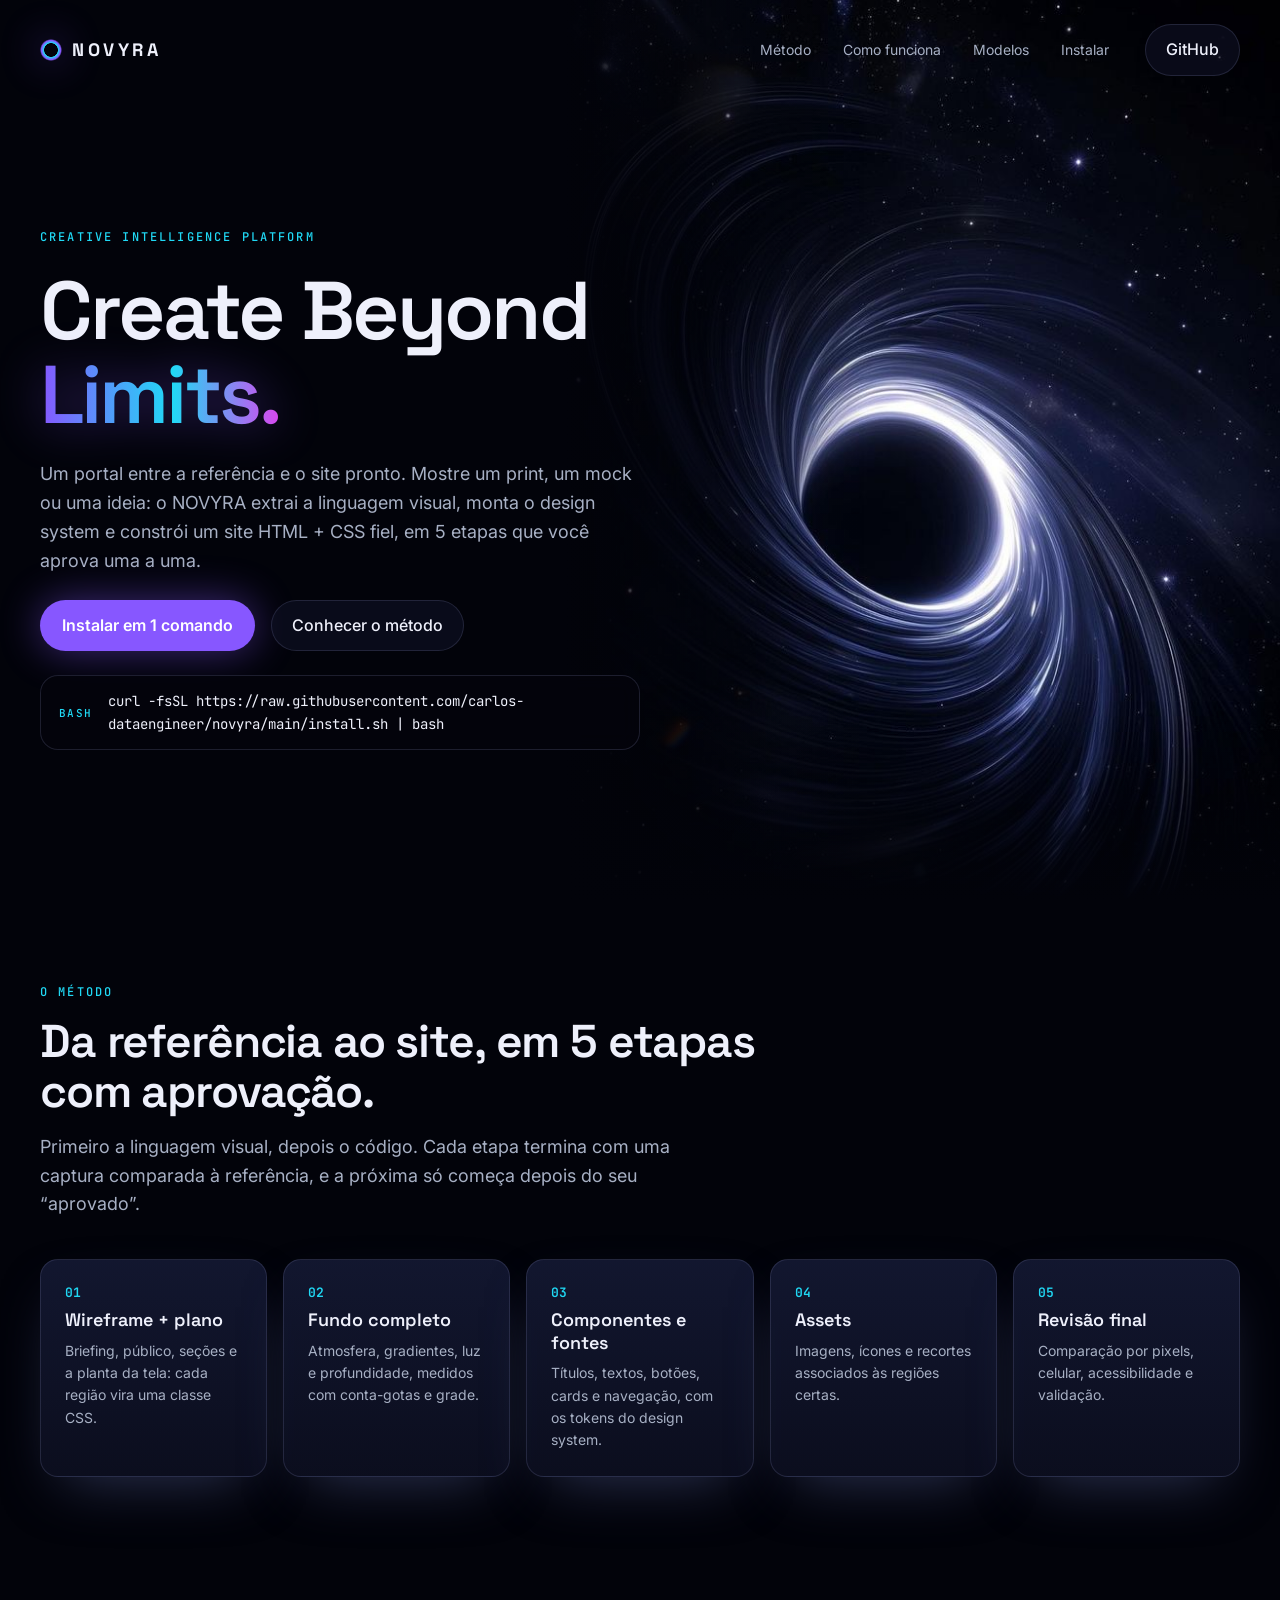
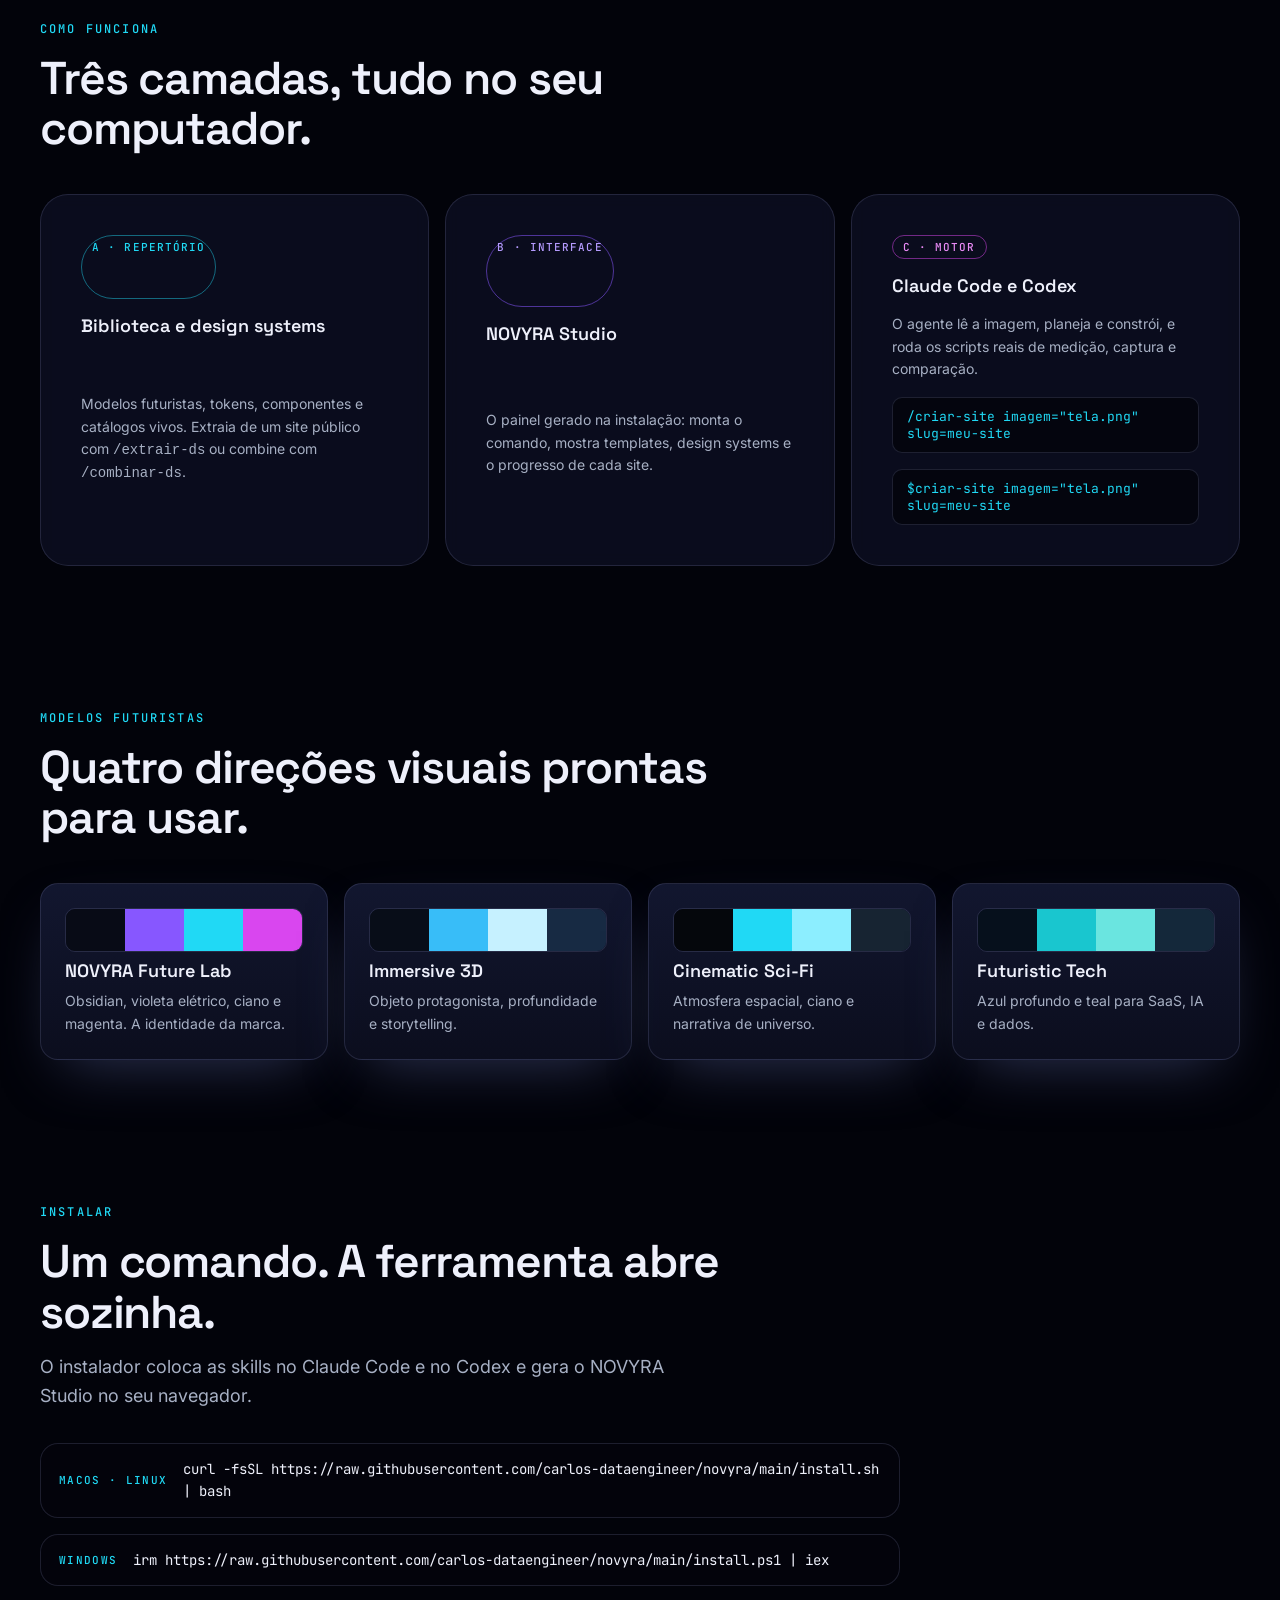
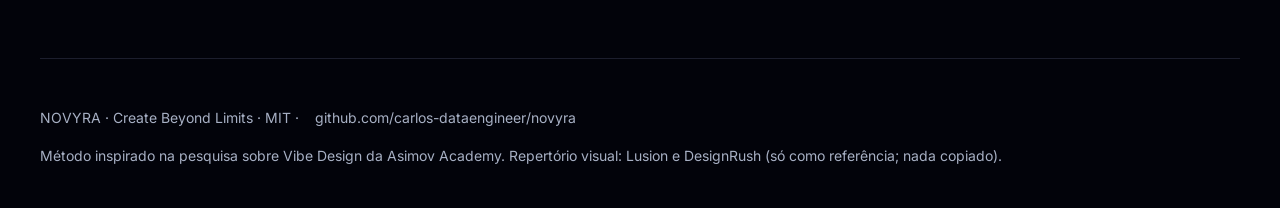
<file: examples/portal-novyra/index.html>
<!doctype html>
<html lang="pt-BR">
<head>
  <meta charset="utf-8">
  <meta name="viewport" content="width=device-width, initial-scale=1">
  <title>NOVYRA · Create Beyond Limits</title>
  <meta name="description" content="NOVYRA, Creative Intelligence Platform: referências visuais viram design system e site HTML + CSS, em 5 etapas com a sua aprovação, no Claude Code e no Codex.">
  <link rel="preconnect" href="https://fonts.googleapis.com">
  <link rel="preconnect" href="https://fonts.gstatic.com" crossorigin>
  <link rel="stylesheet" href="https://fonts.googleapis.com/css2?family=Space+Grotesk:wght@500;600;700&family=Inter:wght@400;500;600&family=JetBrains+Mono:wght@400;500&display=swap">
  <link rel="stylesheet" href="assets/styles.css">
</head>
<body>
  <div class="bg-arte" aria-hidden="true"></div>
  <div class="bg-veu" aria-hidden="true"></div>

  <header class="nav">
    <a class="logo" href="#topo"><span class="logo-marca" aria-hidden="true"></span>NOVYRA</a>
    <nav class="nav-links" aria-label="Seções">
      <a class="lnk" href="#etapas">Método</a>
      <a class="lnk" href="#camadas">Como funciona</a>
      <a class="lnk" href="#modelos">Modelos</a>
      <a class="lnk" href="#instalar">Instalar</a>
    </nav>
    <a class="btn2" href="https://github.com/carlos-dataengineer/novyra">GitHub</a>
  </header>

  <main id="topo">
    <section class="hero">
      <p class="t3">Creative Intelligence Platform</p>
      <h1 class="h1">Create Beyond <span class="brilho">Limits.</span></h1>
      <p class="t1">Um portal entre a referência e o site pronto. Mostre um print, um mock ou uma ideia: o NOVYRA extrai a linguagem visual, monta o design system e constrói um site HTML + CSS fiel, em 5 etapas que você aprova uma a uma.</p>
      <div class="acoes">
        <a class="btn" href="#instalar">Instalar em 1 comando</a>
        <a class="btn2" href="#etapas">Conhecer o método</a>
      </div>
      <div class="cmd" role="group" aria-label="Comando de instalação">
        <span class="cmd-rot">bash</span>
        <code class="t2">curl -fsSL https://raw.githubusercontent.com/carlos-dataengineer/novyra/main/install.sh | bash</code>
      </div>
    </section>

    <section class="secao" id="etapas">
      <p class="t3">O método</p>
      <h2 class="h2">Da referência ao site, em 5 etapas com aprovação.</h2>
      <p class="t1 estreito">Primeiro a linguagem visual, depois o código. Cada etapa termina com uma captura comparada à referência, e a próxima só começa depois do seu “aprovado”.</p>
      <ol class="etapas">
        <li class="card"><span class="num">01</span><h3 class="h3">Wireframe + plano</h3><p class="t2">Briefing, público, seções e a planta da tela: cada região vira uma classe CSS.</p></li>
        <li class="card"><span class="num">02</span><h3 class="h3">Fundo completo</h3><p class="t2">Atmosfera, gradientes, luz e profundidade, medidos com conta-gotas e grade.</p></li>
        <li class="card"><span class="num">03</span><h3 class="h3">Componentes e fontes</h3><p class="t2">Títulos, textos, botões, cards e navegação, com os tokens do design system.</p></li>
        <li class="card"><span class="num">04</span><h3 class="h3">Assets</h3><p class="t2">Imagens, ícones e recortes associados às regiões certas.</p></li>
        <li class="card"><span class="num">05</span><h3 class="h3">Revisão final</h3><p class="t2">Comparação por pixels, celular, acessibilidade e validação.</p></li>
      </ol>
    </section>

    <section class="secao" id="camadas">
      <p class="t3">Como funciona</p>
      <h2 class="h2">Três camadas, tudo no seu computador.</h2>
      <div class="camadas">
        <article class="card2">
          <span class="selo selo-a">A · Repertório</span>
          <h3 class="h3">Biblioteca e design systems</h3>
          <p class="t2">Modelos futuristas, tokens, componentes e catálogos vivos. Extraia de um site público com <code>/extrair-ds</code> ou combine com <code>/combinar-ds</code>.</p>
        </article>
        <article class="card2">
          <span class="selo selo-b">B · Interface</span>
          <h3 class="h3">NOVYRA Studio</h3>
          <p class="t2">O painel gerado na instalação: monta o comando, mostra templates, design systems e o progresso de cada site.</p>
        </article>
        <article class="card2">
          <span class="selo selo-c">C · Motor</span>
          <h3 class="h3">Claude Code e Codex</h3>
          <p class="t2">O agente lê a imagem, planeja e constrói, e roda os scripts reais de medição, captura e comparação.</p>
          <code class="cmd-linha">/criar-site imagem="tela.png" slug=meu-site</code>
          <code class="cmd-linha">$criar-site imagem="tela.png" slug=meu-site</code>
        </article>
      </div>
    </section>

    <section class="secao" id="modelos">
      <p class="t3">Modelos futuristas</p>
      <h2 class="h2">Quatro direções visuais prontas para usar.</h2>
      <div class="modelos">
        <article class="card"><div class="paleta" aria-hidden="true"><span class="p-novyra-1"></span><span class="p-novyra-2"></span><span class="p-novyra-3"></span><span class="p-novyra-4"></span></div><h3 class="h3">NOVYRA Future Lab</h3><p class="t2">Obsidian, violeta elétrico, ciano e magenta. A identidade da marca.</p></article>
        <article class="card"><div class="paleta" aria-hidden="true"><span class="p-imersivo-1"></span><span class="p-imersivo-2"></span><span class="p-imersivo-3"></span><span class="p-imersivo-4"></span></div><h3 class="h3">Immersive 3D</h3><p class="t2">Objeto protagonista, profundidade e storytelling.</p></article>
        <article class="card"><div class="paleta" aria-hidden="true"><span class="p-scifi-1"></span><span class="p-scifi-2"></span><span class="p-scifi-3"></span><span class="p-scifi-4"></span></div><h3 class="h3">Cinematic Sci-Fi</h3><p class="t2">Atmosfera espacial, ciano e narrativa de universo.</p></article>
        <article class="card"><div class="paleta" aria-hidden="true"><span class="p-tech-1"></span><span class="p-tech-2"></span><span class="p-tech-3"></span><span class="p-tech-4"></span></div><h3 class="h3">Futuristic Tech</h3><p class="t2">Azul profundo e teal para SaaS, IA e dados.</p></article>
      </div>
    </section>

    <section class="secao" id="instalar">
      <p class="t3">Instalar</p>
      <h2 class="h2">Um comando. A ferramenta abre sozinha.</h2>
      <p class="t1 estreito">O instalador coloca as skills no Claude Code e no Codex e gera o NOVYRA Studio no seu navegador.</p>
      <div class="instalar">
        <div class="cmd"><span class="cmd-rot">macOS · Linux</span><code class="t2">curl -fsSL https://raw.githubusercontent.com/carlos-dataengineer/novyra/main/install.sh | bash</code></div>
        <div class="cmd"><span class="cmd-rot">Windows</span><code class="t2">irm https://raw.githubusercontent.com/carlos-dataengineer/novyra/main/install.ps1 | iex</code></div>
      </div>
    </section>
  </main>

  <footer class="rodape">
    <p class="t2">NOVYRA · Create Beyond Limits · MIT · <a class="lnk" href="https://github.com/carlos-dataengineer/novyra">github.com/carlos-dataengineer/novyra</a></p>
    <p class="t2 credito">Método inspirado na pesquisa sobre Vibe Design da Asimov Academy. Repertório visual: Lusion e DesignRush (só como referência; nada copiado).</p>
  </footer>
</body>
</html>
</file>
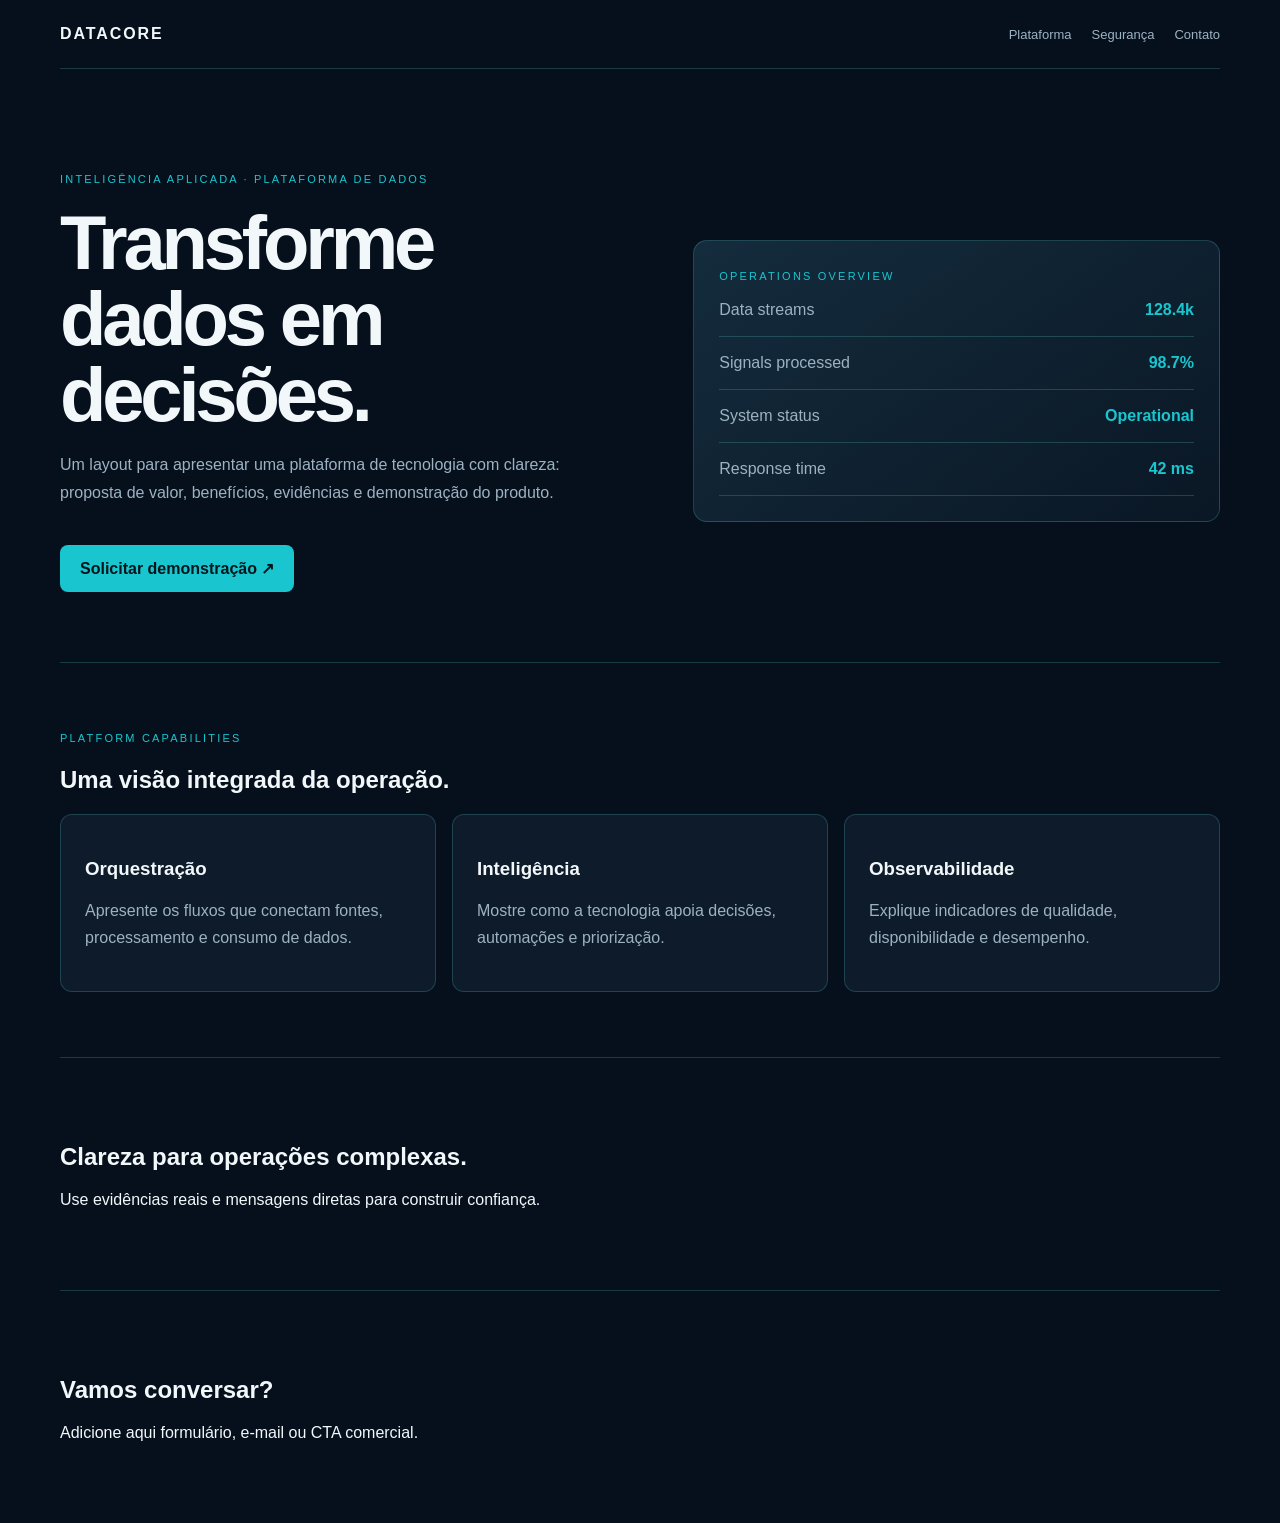
<file: 02_criador-de-sites/03_templates/databahn-tech-product/index.html>
<!doctype html><html lang="pt-BR"><head><meta charset="utf-8"><meta name="viewport" content="width=device-width,initial-scale=1"><title>Datacore — AI Platform</title><style>:root{--bg:#06101c;--panel:#0d1b2a;--ink:#f2f7fa;--muted:#9db2c1;--teal:#19c6cf}*{box-sizing:border-box}body{margin:0;background:var(--bg);color:var(--ink);font-family:Inter,Arial,sans-serif}.wrap{width:min(1160px,calc(100% - 40px));margin:auto}nav{padding:25px 0;display:flex;justify-content:space-between;border-bottom:1px solid #6ae5e033}.logo{font-weight:800;letter-spacing:.12em}nav a{color:var(--muted);margin-left:20px;text-decoration:none;font-size:13px}.hero{padding:100px 0 70px;display:grid;grid-template-columns:1fr .9fr;gap:48px;align-items:center}.tag{color:var(--teal);font-size:11px;text-transform:uppercase;letter-spacing:.2em}.hero h1{font-size:clamp(42px,6vw,76px);line-height:1;letter-spacing:-.055em;margin:18px 0}.hero p{color:var(--muted);line-height:1.75;max-width:520px}.button{display:inline-block;margin-top:22px;background:var(--teal);color:#03161b;padding:14px 20px;border-radius:8px;text-decoration:none;font-weight:800}.panel{background:linear-gradient(145deg,#142c3d,#0a1725);border:1px solid #6ae5e033;padding:25px;border-radius:14px}.metric{display:flex;justify-content:space-between;padding:17px 0;border-bottom:1px solid #6ae5e033}.metric span{color:var(--muted)}.metric strong{color:var(--teal)}.section{padding:65px 0;border-top:1px solid #6ae5e033}.cards{display:grid;grid-template-columns:repeat(3,1fr);gap:16px}.card{background:var(--panel);border:1px solid #6ae5e033;padding:24px;border-radius:12px}.card p{color:var(--muted);line-height:1.65}@media(max-width:760px){.hero{grid-template-columns:1fr;padding:65px 0}.cards{grid-template-columns:1fr}nav a{margin-left:8px}}</style></head><body><div class="wrap"><nav><strong class="logo">DATACORE</strong><div><a href="#platform">Plataforma</a><a href="#security">Segurança</a><a href="#contact">Contato</a></div></nav><main><section class="hero"><div><span class="tag">Inteligência aplicada · Plataforma de dados</span><h1>Transforme dados em decisões.</h1><p>Um layout para apresentar uma plataforma de tecnologia com clareza: proposta de valor, benefícios, evidências e demonstração do produto.</p><a class="button" href="#contact">Solicitar demonstração ↗</a></div><aside class="panel"><span class="tag">Operations overview</span><div class="metric"><span>Data streams</span><strong>128.4k</strong></div><div class="metric"><span>Signals processed</span><strong>98.7%</strong></div><div class="metric"><span>System status</span><strong>Operational</strong></div><div class="metric"><span>Response time</span><strong>42 ms</strong></div></aside></section><section class="section" id="platform"><span class="tag">Platform capabilities</span><h2>Uma visão integrada da operação.</h2><div class="cards"><article class="card"><h3>Orquestração</h3><p>Apresente os fluxos que conectam fontes, processamento e consumo de dados.</p></article><article class="card"><h3>Inteligência</h3><p>Mostre como a tecnologia apoia decisões, automações e priorização.</p></article><article class="card"><h3>Observabilidade</h3><p>Explique indicadores de qualidade, disponibilidade e desempenho.</p></article></div></section><section class="section" id="security"><h2>Clareza para operações complexas.</h2><p>Use evidências reais e mensagens diretas para construir confiança.</p></section><section class="section" id="contact"><h2>Vamos conversar?</h2><p>Adicione aqui formulário, e-mail ou CTA comercial.</p></section></main></div></body></html>
</file>
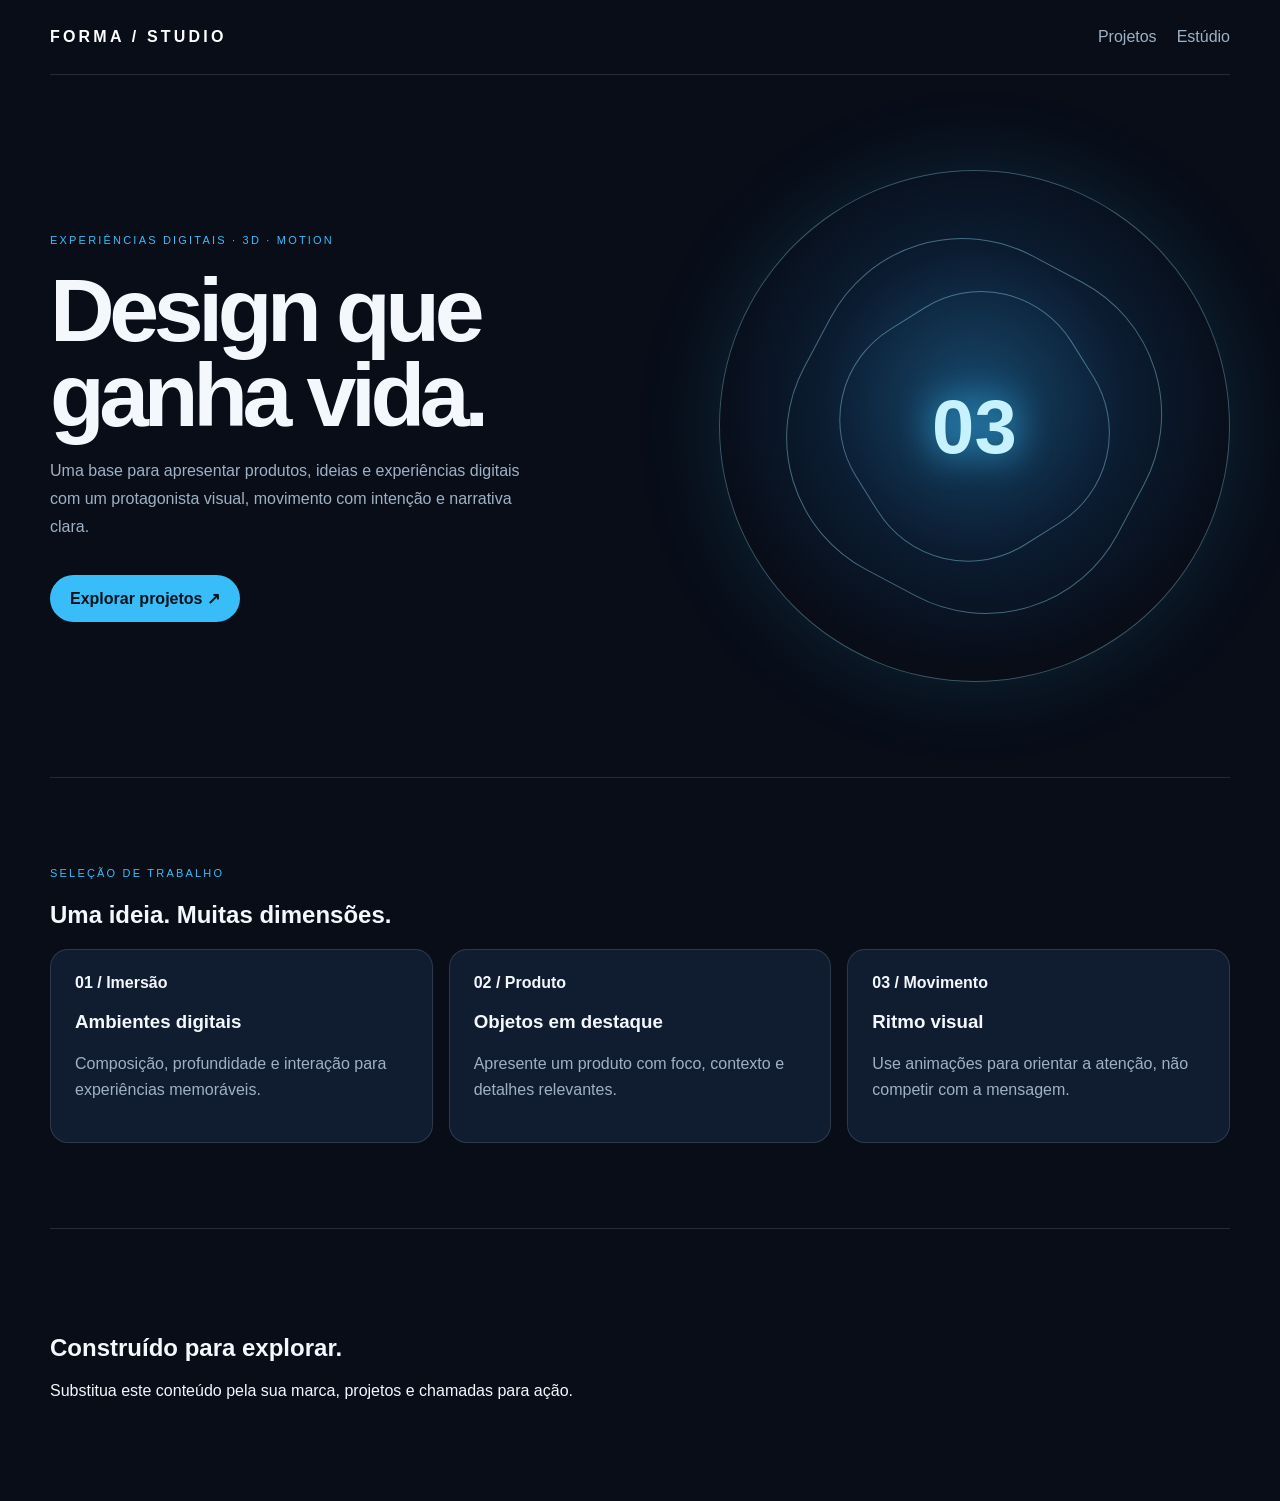
<file: 02_criador-de-sites/03_templates/lusion-3d-immersive/index.html>
<!doctype html><html lang="pt-BR"><head><meta charset="utf-8"><meta name="viewport" content="width=device-width,initial-scale=1"><title>Forma — Immersive Studio</title><style>:root{--bg:#080d18;--surface:#101d31;--ink:#f4f8fc;--muted:#9fb1c5;--blue:#38bdf8}*{box-sizing:border-box}body{margin:0;background:var(--bg);color:var(--ink);font-family:Inter,Arial,sans-serif}.wrap{width:min(1180px,calc(100% - 40px));margin:auto}nav{display:flex;justify-content:space-between;padding:28px 0;border-bottom:1px solid #ffffff20}nav a{color:var(--muted);text-decoration:none;margin-left:20px}.logo{font-weight:800;letter-spacing:.2em;color:white}.hero{min-height:78vh;display:grid;grid-template-columns:1.1fr .9fr;align-items:center;gap:44px}.tag{color:var(--blue);letter-spacing:.2em;text-transform:uppercase;font-size:11px}.hero h1{font-size:clamp(48px,7vw,92px);line-height:.94;letter-spacing:-.06em;margin:20px 0}.hero p{color:var(--muted);max-width:490px;line-height:1.75}.btn{display:inline-block;background:var(--blue);color:#05121b;padding:14px 20px;border-radius:40px;text-decoration:none;font-weight:700;margin-top:18px}.orb{aspect-ratio:1;border:1px solid #9be6ff55;border-radius:50%;display:grid;place-items:center;background:radial-gradient(circle at 50% 45%,#17476b,#0b1c31 40%,#080d18 70%);box-shadow:0 0 90px #38bdf822;position:relative}.orb:before,.orb:after{content:"";position:absolute;inset:15%;border:1px solid #9be6ff66;border-radius:42%;transform:rotate(28deg)}.orb:after{inset:25%;transform:rotate(-32deg)}.orb b{font-size:76px;color:#c6f1ff;text-shadow:0 0 36px #38bdf8}.section{padding:85px 0;border-top:1px solid #ffffff20}.grid{display:grid;grid-template-columns:repeat(3,1fr);gap:16px}.card{background:var(--surface);padding:24px;border:1px solid #ffffff20;border-radius:18px}.card p{color:var(--muted);line-height:1.6}@media(max-width:760px){.hero{grid-template-columns:1fr;padding:50px 0}.orb{max-width:420px;margin:auto}.grid{grid-template-columns:1fr}}</style></head><body><div class="wrap"><nav><span class="logo">FORMA / STUDIO</span><div><a href="#work">Projetos</a><a href="#about">Estúdio</a></div></nav><main><section class="hero"><div><span class="tag">Experiências digitais · 3D · Motion</span><h1>Design que ganha vida.</h1><p>Uma base para apresentar produtos, ideias e experiências digitais com um protagonista visual, movimento com intenção e narrativa clara.</p><a class="btn" href="#work">Explorar projetos ↗</a></div><div class="orb" aria-label="Forma abstrata ilustrativa"><b>03</b></div></section><section class="section" id="work"><span class="tag">Seleção de trabalho</span><h2>Uma ideia. Muitas dimensões.</h2><div class="grid"><article class="card"><b>01 / Imersão</b><h3>Ambientes digitais</h3><p>Composição, profundidade e interação para experiências memoráveis.</p></article><article class="card"><b>02 / Produto</b><h3>Objetos em destaque</h3><p>Apresente um produto com foco, contexto e detalhes relevantes.</p></article><article class="card"><b>03 / Movimento</b><h3>Ritmo visual</h3><p>Use animações para orientar a atenção, não competir com a mensagem.</p></article></div></section><section class="section" id="about"><h2>Construído para explorar.</h2><p>Substitua este conteúdo pela sua marca, projetos e chamadas para ação.</p></section></main></div></body></html>
</file>
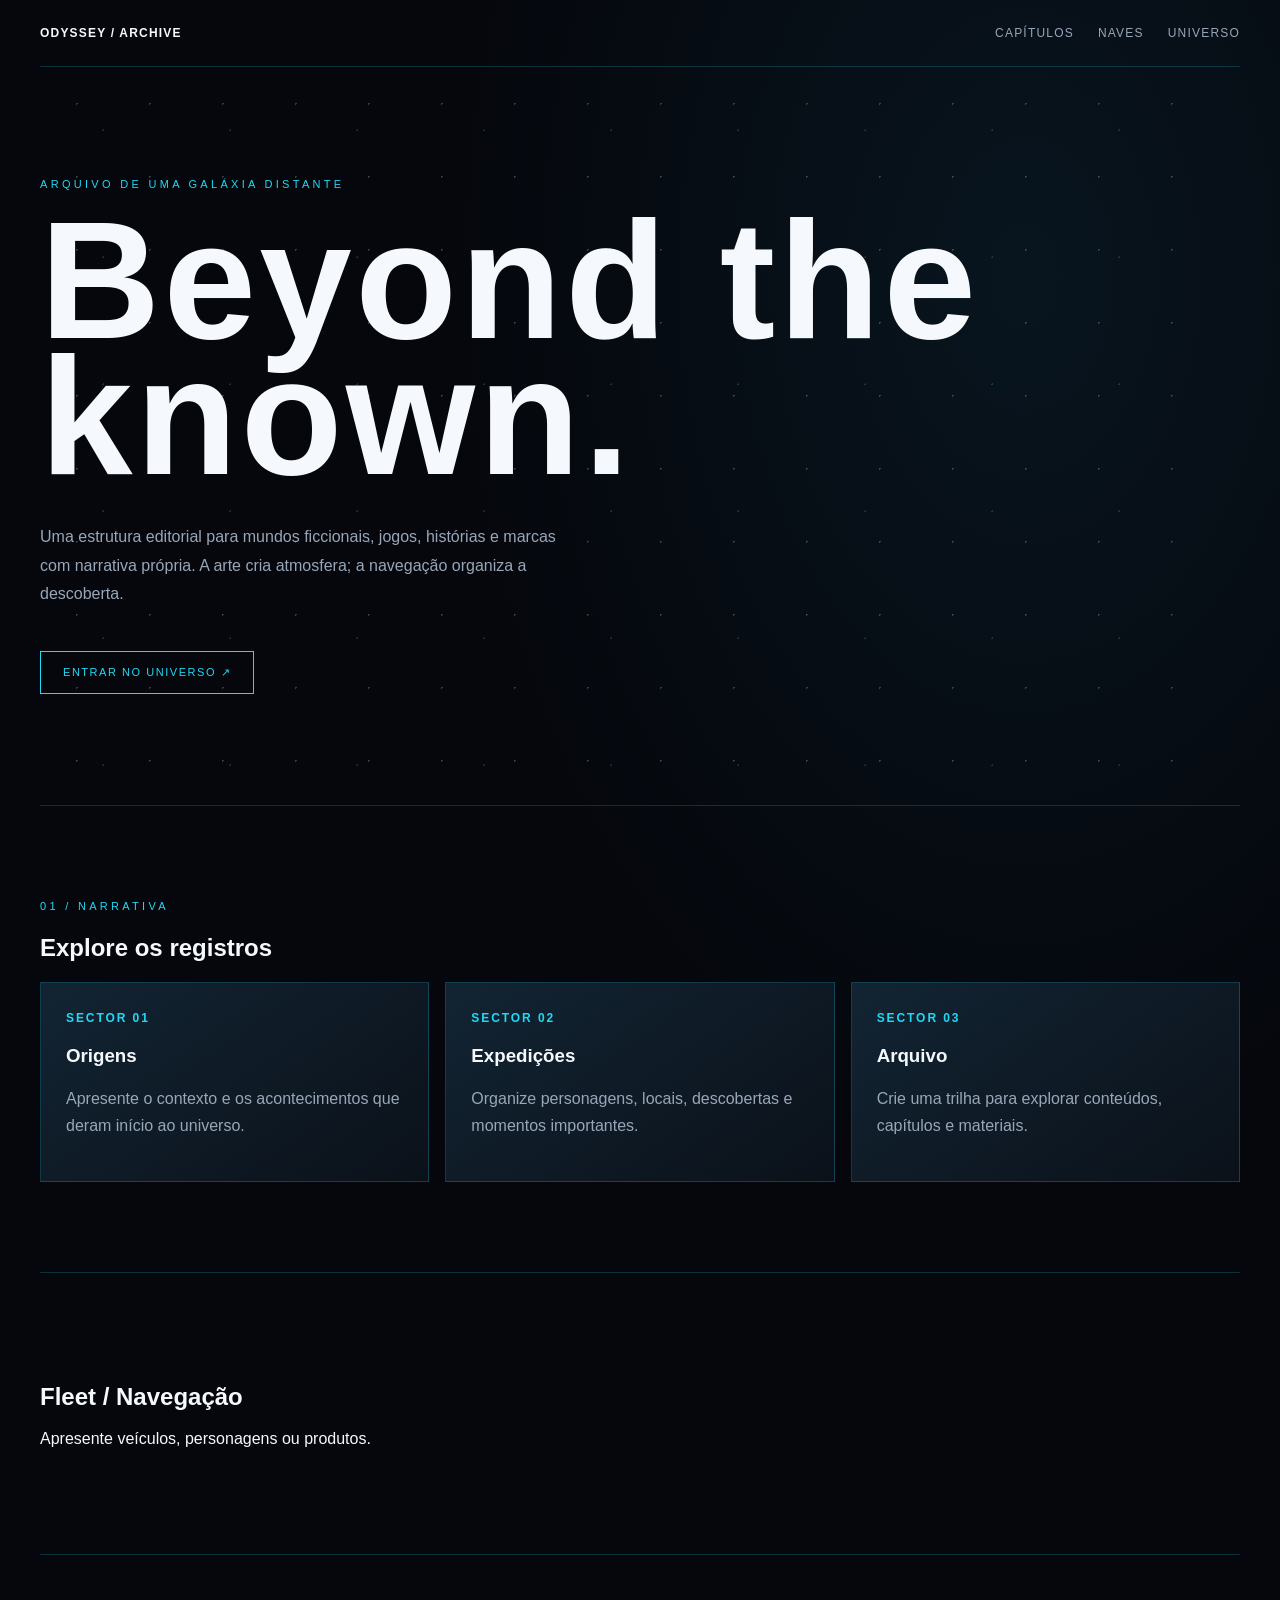
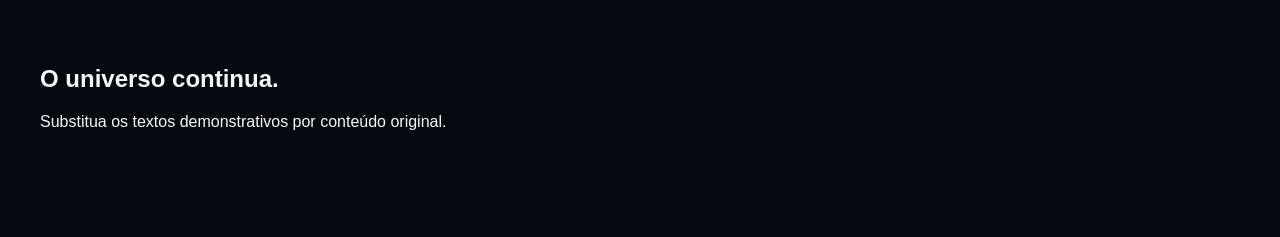
<file: 02_criador-de-sites/03_templates/takamo-cinematic-sci-fi/index.html>
<!doctype html><html lang="pt-BR"><head><meta charset="utf-8"><meta name="viewport" content="width=device-width,initial-scale=1"><title>Odyssey — Sci-Fi Universe</title><style>:root{--bg:#05070c;--ink:#f5f8fc;--muted:#98a7b8;--cyan:#20d9f5}*{box-sizing:border-box}body{margin:0;background:radial-gradient(ellipse at 80% 15%,#0e304455,transparent 40%),var(--bg);color:var(--ink);font-family:"Exo 2",Arial,sans-serif}.wrap{width:min(1200px,calc(100% - 40px));margin:auto}nav{display:flex;justify-content:space-between;padding:26px 0;border-bottom:1px solid #20d9f533;text-transform:uppercase;letter-spacing:.1em;font-size:12px}.links{display:flex;gap:24px}.links a{color:var(--muted);text-decoration:none}.hero{min-height:82vh;display:flex;flex-direction:column;justify-content:center;position:relative;overflow:hidden}.stars{position:absolute;inset:0;background-image:radial-gradient(#dffbff 1px,transparent 1px),radial-gradient(#20d9f5 1px,transparent 1px);background-size:73px 73px,127px 127px;opacity:.22}.tag{color:var(--cyan);letter-spacing:.3em;font-size:11px;text-transform:uppercase;position:relative}.hero h1{font-family:Impact,sans-serif;font-size:clamp(72px,13vw,170px);line-height:.82;letter-spacing:.02em;margin:22px 0;position:relative}.hero p{color:var(--muted);max-width:520px;line-height:1.8;position:relative}.cta{position:relative;display:inline-block;width:max-content;margin-top:26px;padding:14px 22px;border:1px solid var(--cyan);color:var(--cyan);text-decoration:none;letter-spacing:.14em;text-transform:uppercase;font-size:11px}.section{padding:90px 0;border-top:1px solid #20d9f533}.cards{display:grid;grid-template-columns:repeat(3,1fr);gap:16px}.card{min-height:190px;padding:25px;background:linear-gradient(145deg,#122433,#0b1119);border:1px solid #20d9f533}.card b{color:var(--cyan);font-size:12px;letter-spacing:.16em}.card p{color:var(--muted);line-height:1.7}@media(max-width:760px){.links{gap:10px}.cards{grid-template-columns:1fr}}</style></head><body><div class="wrap"><nav><strong>ODYSSEY / ARCHIVE</strong><div class="links"><a href="#chapters">Capítulos</a><a href="#fleet">Naves</a><a href="#lore">Universo</a></div></nav><main><section class="hero"><div class="stars"></div><span class="tag">Arquivo de uma galáxia distante</span><h1>Beyond the known.</h1><p>Uma estrutura editorial para mundos ficcionais, jogos, histórias e marcas com narrativa própria. A arte cria atmosfera; a navegação organiza a descoberta.</p><a class="cta" href="#chapters">Entrar no universo ↗</a></section><section class="section" id="chapters"><span class="tag">01 / Narrativa</span><h2>Explore os registros</h2><div class="cards"><article class="card"><b>SECTOR 01</b><h3>Origens</h3><p>Apresente o contexto e os acontecimentos que deram início ao universo.</p></article><article class="card"><b>SECTOR 02</b><h3>Expedições</h3><p>Organize personagens, locais, descobertas e momentos importantes.</p></article><article class="card"><b>SECTOR 03</b><h3>Arquivo</h3><p>Crie uma trilha para explorar conteúdos, capítulos e materiais.</p></article></div></section><section class="section" id="fleet"><h2>Fleet / Navegação</h2><p>Apresente veículos, personagens ou produtos.</p></section><section class="section" id="lore"><h2>O universo continua.</h2><p>Substitua os textos demonstrativos por conteúdo original.</p></section></main></div></body></html>
</file>
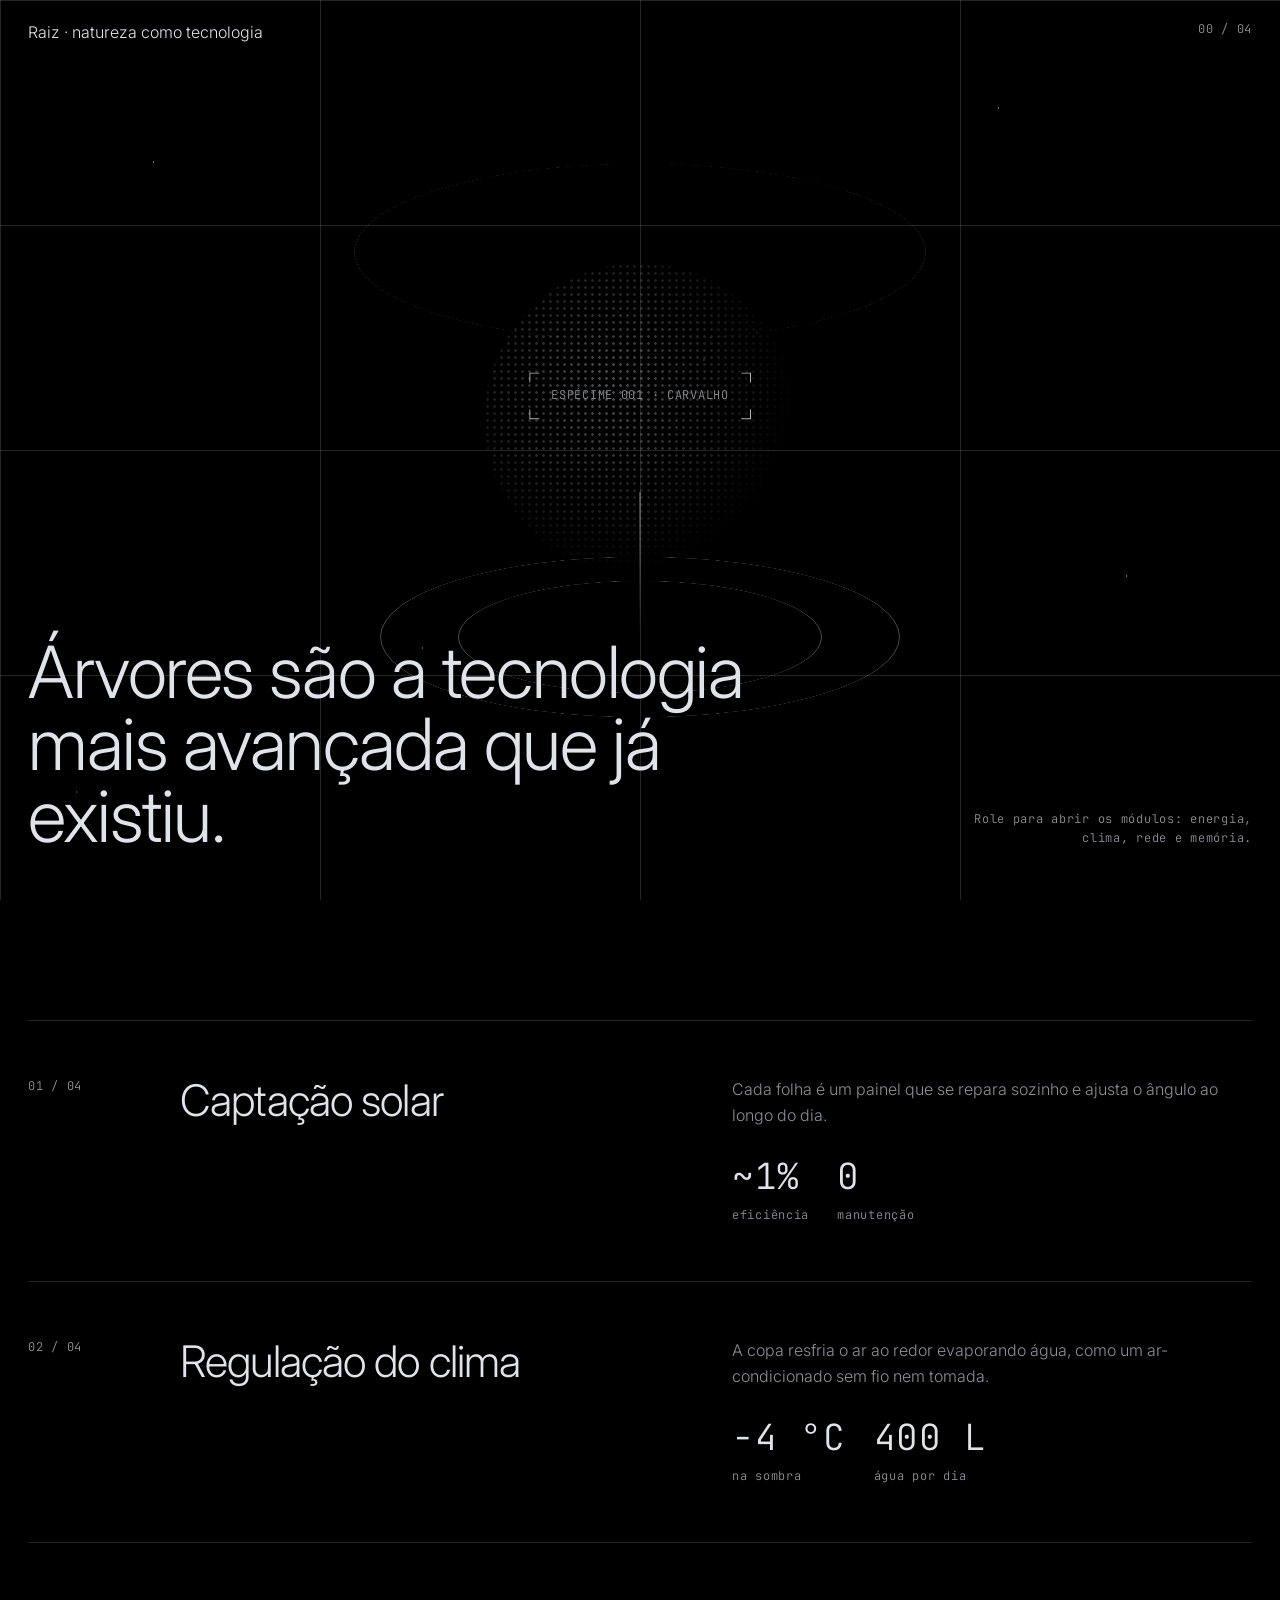
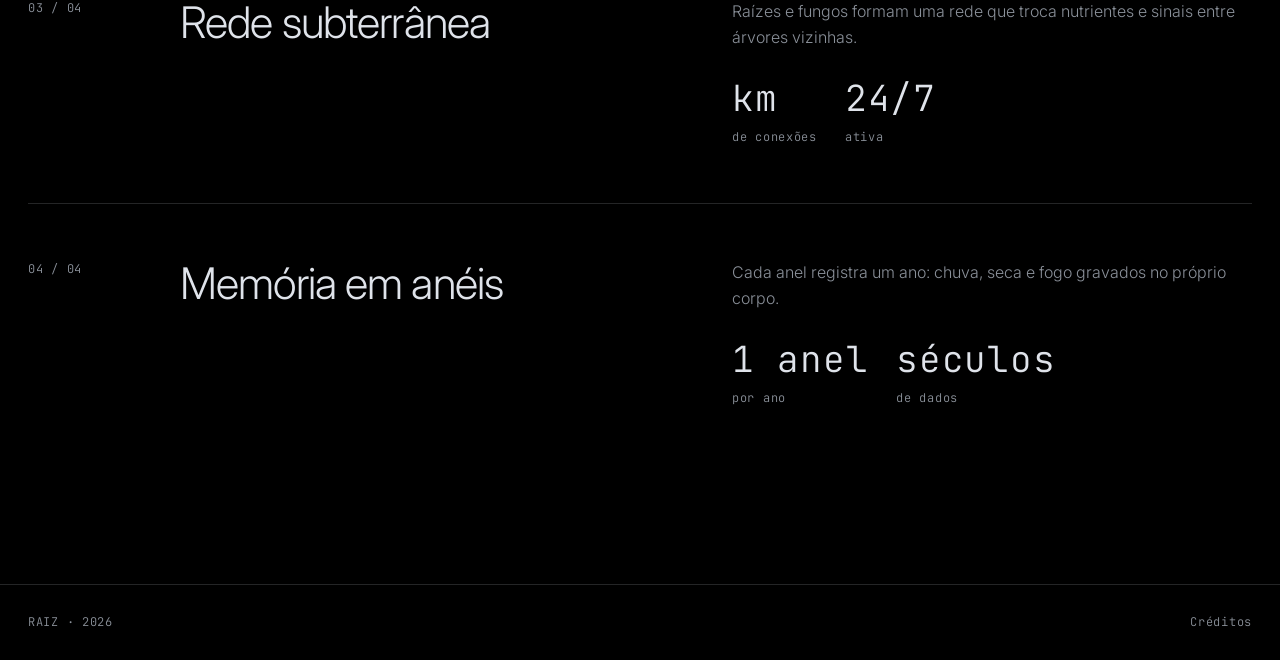
<file: runtime/templates/bio-data-mono/index.html>
<!doctype html>
<html lang="pt-BR">
<head>
<meta charset="utf-8">
<meta name="viewport" content="width=device-width,initial-scale=1">
<title>Raiz — natureza como tecnologia</title>
<link rel="preconnect" href="https://fonts.googleapis.com">
<link rel="stylesheet" href="https://fonts.googleapis.com/css2?family=Inter:wght@300;400&family=JetBrains+Mono:wght@400&display=swap">
<style>
:root{--bg:#000;--text:#dfe3ea;--muted:#8a9099;--linha:rgba(223,227,234,.16);--forte:rgba(223,227,234,.32);--ease:cubic-bezier(.25,1,.5,1)}
*{box-sizing:border-box;margin:0}
body{background:var(--bg);color:var(--text);font:300 16px/1.6 Inter,system-ui,sans-serif}
a{color:inherit;text-decoration:none}
.mono{font-family:"JetBrains Mono",ui-monospace,monospace;font-size:12px;letter-spacing:.06em;color:var(--muted)}
.ceu{position:fixed;inset:0;z-index:-1;background:
 radial-gradient(1px 1px at 12% 18%,var(--text),transparent),radial-gradient(1px 1px at 78% 12%,var(--text),transparent),radial-gradient(1px 1px at 33% 72%,var(--muted),transparent),
 radial-gradient(1px 1px at 88% 64%,var(--text),transparent),radial-gradient(1px 1px at 55% 40%,var(--muted),transparent),radial-gradient(1px 1px at 6% 88%,var(--muted),transparent),
 linear-gradient(var(--linha) 1px,transparent 1px) 0 0/100% 25vh,linear-gradient(90deg,var(--linha) 1px,transparent 1px) 0 0/25vw 100%}
header{position:fixed;top:0;left:0;right:0;display:flex;justify-content:space-between;padding:20px 28px;z-index:2}
.hero{min-height:100vh;display:grid;place-items:center;position:relative;overflow:hidden}
.especime{position:relative;width:min(520px,80vw);aspect-ratio:1}
.anel{position:absolute;left:50%;top:50%;border:1px solid var(--forte);border-radius:50%;transform:translate(-50%,-50%) rotateX(72deg)}
.a1{width:100%;height:100%;top:86%}.a2{width:70%;height:70%;top:86%}.a3{width:110%;height:110%;top:12%;border-style:dashed;border-color:var(--linha)}
.copa{position:absolute;left:50%;top:44%;width:60%;aspect-ratio:1;transform:translate(-50%,-50%);border-radius:50%;
 background:radial-gradient(circle at 40% 40%,rgba(223,227,234,.35),rgba(223,227,234,.06) 60%,transparent 70%);filter:blur(1px);
 -webkit-mask:radial-gradient(circle,#000 1px,transparent 1.6px) 0 0/7px 7px;mask:radial-gradient(circle,#000 1px,transparent 1.6px) 0 0/7px 7px;animation:respira 6s var(--ease) infinite alternate}
@keyframes respira{to{transform:translate(-50%,-52%) scale(1.04)}}
.tronco{position:absolute;left:50%;top:58%;width:2px;height:28%;background:linear-gradient(var(--forte),transparent);transform:translateX(-50%)}
.mira{position:absolute;left:50%;top:44%;transform:translate(-50%,-50%);padding:14px 22px;text-align:center}
.mira::before,.mira::after{content:"";position:absolute;inset:0;border:1px solid var(--text);-webkit-mask:linear-gradient(#000 0 0) top left/10px 10px no-repeat,linear-gradient(#000 0 0) top right/10px 10px no-repeat,linear-gradient(#000 0 0) bottom left/10px 10px no-repeat,linear-gradient(#000 0 0) bottom right/10px 10px no-repeat;mask:linear-gradient(#000 0 0) top left/10px 10px no-repeat,linear-gradient(#000 0 0) top right/10px 10px no-repeat,linear-gradient(#000 0 0) bottom left/10px 10px no-repeat,linear-gradient(#000 0 0) bottom right/10px 10px no-repeat}
.mira::after{display:none}
.hero h1{position:absolute;left:28px;bottom:48px;font-weight:300;font-size:clamp(40px,6vw,72px);line-height:1;letter-spacing:-.02em;max-width:720px}
.hero .lado{position:absolute;right:28px;bottom:52px;max-width:280px;text-align:right}
.modulos{width:min(1280px,calc(100% - 56px));margin:0 auto;padding:120px 0}
.modulo{display:grid;grid-template-columns:120px 1fr 1fr;gap:32px;padding:56px 0;border-top:1px solid var(--linha);align-items:start}
.modulo h2{font-weight:300;font-size:clamp(28px,3.4vw,44px);letter-spacing:-.02em;line-height:1.1}
.modulo p{color:var(--muted)}
.medida{display:flex;gap:28px;margin-top:20px}
.medida b{display:block;font-weight:300;font-size:36px;color:var(--text)}
footer{display:flex;justify-content:space-between;padding:28px;border-top:1px solid var(--linha)}
@media(max-width:820px){.modulo{grid-template-columns:1fr}.hero .lado{display:none}}
@media(prefers-reduced-motion:reduce){.copa{animation:none}}
</style>
</head>
<body>
<div class="ceu" aria-hidden="true"></div>
<header><a href="#">Raiz · natureza como tecnologia</a><span class="mono">00 / 04</span></header>
<section class="hero">
  <div class="especime" aria-hidden="true"><div class="anel a3"></div><div class="copa"></div><div class="tronco"></div><div class="anel a1"></div><div class="anel a2"></div></div>
  <div class="mira mono">ESPÉCIME 001 · CARVALHO</div>
  <h1>Árvores são a tecnologia mais avançada que já existiu.</h1>
  <p class="lado mono">Role para abrir os módulos: energia, clima, rede e memória.</p>
</section>
<main class="modulos">
  <article class="modulo"><span class="mono">01 / 04</span><h2>Captação solar</h2><div><p>Cada folha é um painel que se repara sozinho e ajusta o ângulo ao longo do dia.</p><div class="medida mono"><span><b>~1%</b>eficiência</span><span><b>0</b>manutenção</span></div></div></article>
  <article class="modulo"><span class="mono">02 / 04</span><h2>Regulação do clima</h2><div><p>A copa resfria o ar ao redor evaporando água, como um ar-condicionado sem fio nem tomada.</p><div class="medida mono"><span><b>−4 °C</b>na sombra</span><span><b>400 L</b>água por dia</span></div></div></article>
  <article class="modulo"><span class="mono">03 / 04</span><h2>Rede subterrânea</h2><div><p>Raízes e fungos formam uma rede que troca nutrientes e sinais entre árvores vizinhas.</p><div class="medida mono"><span><b>km</b>de conexões</span><span><b>24/7</b>ativa</span></div></div></article>
  <article class="modulo"><span class="mono">04 / 04</span><h2>Memória em anéis</h2><div><p>Cada anel registra um ano: chuva, seca e fogo gravados no próprio corpo.</p><div class="medida mono"><span><b>1 anel</b>por ano</span><span><b>séculos</b>de dados</span></div></div></article>
</main>
<footer class="mono"><span>RAIZ · 2026</span><a href="#">Créditos</a></footer>
</body>
</html>
</file>
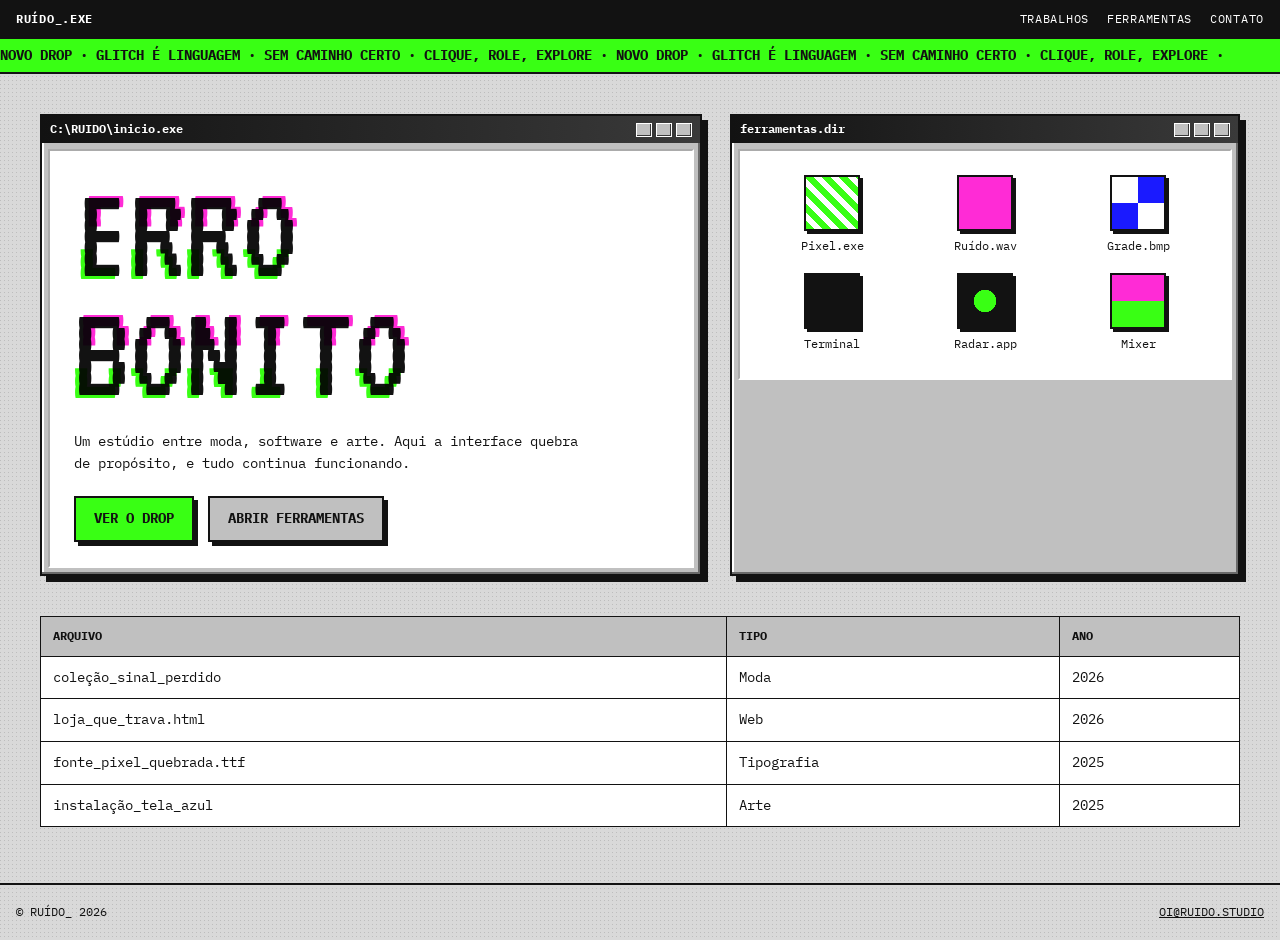
<file: runtime/templates/retro-glitch/index.html>
<!doctype html>
<html lang="pt-BR">
<head>
<meta charset="utf-8">
<meta name="viewport" content="width=device-width,initial-scale=1">
<title>RUÍDO_ — estúdio experimental</title>
<link rel="preconnect" href="https://fonts.googleapis.com">
<link rel="stylesheet" href="https://fonts.googleapis.com/css2?family=VT323&family=IBM+Plex+Mono:wght@400;500;700&display=swap">
<style>
:root{--bg:#d9d9d9;--janela:#fff;--cinza:#c0c0c0;--texto:#121212;--neon:#39ff14;--magenta:#ff2bd6;--azul:#1a1aff}
*{box-sizing:border-box;margin:0}
body{background:var(--bg) url("data:image/svg+xml,%3Csvg xmlns='http://www.w3.org/2000/svg' width='4' height='4'%3E%3Crect width='1' height='1' fill='%23bdbdbd'/%3E%3C/svg%3E");color:var(--texto);font:400 14px/1.55 "IBM Plex Mono",ui-monospace,monospace}
a{color:inherit}
.topo{display:flex;justify-content:space-between;align-items:center;padding:10px 16px;background:var(--texto);color:#fff;font-size:12px;text-transform:uppercase;letter-spacing:.06em}
.topo nav{display:flex;gap:18px}.topo a{text-decoration:none}.topo a:hover{color:var(--neon)}
.ticker{overflow:hidden;white-space:nowrap;border-bottom:2px solid var(--texto);background:var(--neon);font-weight:700;text-transform:uppercase}
.ticker span{display:inline-block;padding:6px 0;animation:passa 18s steps(60) infinite}
@keyframes passa{to{transform:translateX(-50%)}}
.mesa{width:min(1200px,calc(100% - 32px));margin:40px auto;display:grid;grid-template-columns:1.3fr 1fr;gap:28px}
.janela{background:var(--cinza);border:2px solid var(--texto);box-shadow:inset -2px -2px 0 #6a6a6a,inset 2px 2px 0 #fff,6px 6px 0 var(--texto)}
.barra{display:flex;justify-content:space-between;align-items:center;padding:4px 8px;background:linear-gradient(90deg,var(--texto),#3a3a3a);color:#fff;font-weight:700;font-size:12px}
.barra b{display:flex;gap:4px}.barra i{width:16px;height:14px;background:var(--cinza);border:1px solid #fff;box-shadow:inset -1px -1px 0 #3a3a3a}
.conteudo{background:var(--janela);margin:6px;border:2px inset #fff;padding:24px}
h1{font:400 clamp(64px,11vw,140px)/.85 "VT323",monospace;text-transform:uppercase;position:relative}
h1 span{position:relative;display:inline-block}
h1 span::before,h1 span::after{content:attr(data-t);position:absolute;inset:0}
h1 span::before{color:var(--magenta);transform:translate(4px,-2px);clip-path:inset(0 0 55% 0);mix-blend-mode:multiply;animation:glitch 2.4s steps(2) infinite}
h1 span::after{color:var(--neon);transform:translate(-4px,3px);clip-path:inset(60% 0 0 0);mix-blend-mode:multiply;animation:glitch 3.1s steps(2) infinite reverse}
@keyframes glitch{50%{transform:translate(-3px,1px)}}
.lead{margin:18px 0 22px;max-width:520px}
.botoes{display:flex;gap:14px;flex-wrap:wrap}
.btn{display:inline-block;padding:10px 18px;border:2px solid var(--texto);font-weight:700;text-transform:uppercase;text-decoration:none;box-shadow:4px 4px 0 var(--texto);transition:transform 60ms steps(2),box-shadow 60ms steps(2)}
.btn:hover{transform:translate(2px,2px);box-shadow:2px 2px 0 var(--texto)}
.btn.neon{background:var(--neon)}.btn.cinza{background:var(--cinza)}
.icones{display:grid;grid-template-columns:repeat(3,1fr);gap:18px;text-align:center}
.icone{display:grid;gap:6px;justify-items:center;text-decoration:none;font-size:12px}
.icone div{width:56px;height:56px;border:2px solid var(--texto);box-shadow:3px 3px 0 var(--texto)}
.i1{background:repeating-linear-gradient(45deg,var(--neon) 0 6px,#fff 6px 12px)}.i2{background:var(--magenta)}.i3{background:conic-gradient(var(--azul) 0 25%,#fff 0 50%,var(--azul) 0 75%,#fff 0)}
.i4{background:var(--texto)}.i5{background:radial-gradient(var(--neon) 30%,var(--texto) 31%)}.i6{background:linear-gradient(var(--magenta) 50%,var(--neon) 50%)}
.lista{width:min(1200px,calc(100% - 32px));margin:0 auto 56px}
.lista table{width:100%;border-collapse:collapse;background:var(--janela)}
.lista td,.lista th{border:1px solid var(--texto);padding:10px 12px;text-align:left}
.lista th{background:var(--cinza);text-transform:uppercase;font-size:12px}
.lista tr:hover td{background:var(--neon)}
footer{border-top:2px solid var(--texto);padding:18px 16px;display:flex;justify-content:space-between;font-size:12px;text-transform:uppercase}
.mesa>*{min-width:0}.lista{overflow-x:auto}body{overflow-x:hidden}
@media(max-width:820px){.mesa{grid-template-columns:1fr}.topo{flex-wrap:wrap;gap:6px}.topo nav{gap:10px}h1{font-size:64px}}
@media(prefers-reduced-motion:reduce){.ticker span,h1 span::before,h1 span::after{animation:none}}
</style>
</head>
<body>
<div class="topo"><strong>RUÍDO_.EXE</strong><nav><a href="#trabalhos">Trabalhos</a><a href="#ferramentas">Ferramentas</a><a href="#contato">Contato</a></nav></div>
<div class="ticker" aria-hidden="true"><span>Novo drop · glitch é linguagem · sem caminho certo · clique, role, explore · novo drop · glitch é linguagem · sem caminho certo · clique, role, explore ·&nbsp;</span></div>
<main class="mesa">
  <section class="janela"><div class="barra">C:\RUIDO\inicio.exe<b><i></i><i></i><i></i></b></div>
    <div class="conteudo">
      <h1><span data-t="Erro">Erro</span><br><span data-t="bonito">bonito</span></h1>
      <p class="lead">Um estúdio entre moda, software e arte. Aqui a interface quebra de propósito, e tudo continua funcionando.</p>
      <div class="botoes"><a class="btn neon" href="#trabalhos">Ver o drop</a><a class="btn cinza" href="#ferramentas">Abrir ferramentas</a></div>
    </div>
  </section>
  <section class="janela" id="ferramentas"><div class="barra">ferramentas.dir<b><i></i><i></i><i></i></b></div>
    <div class="conteudo icones">
      <a class="icone" href="#"><div class="i1"></div>Pixel.exe</a><a class="icone" href="#"><div class="i2"></div>Ruído.wav</a><a class="icone" href="#"><div class="i3"></div>Grade.bmp</a>
      <a class="icone" href="#"><div class="i4"></div>Terminal</a><a class="icone" href="#"><div class="i5"></div>Radar.app</a><a class="icone" href="#"><div class="i6"></div>Mixer</a>
    </div>
  </section>
</main>
<section class="lista" id="trabalhos">
  <table><thead><tr><th>Arquivo</th><th>Tipo</th><th>Ano</th></tr></thead>
  <tbody><tr><td>coleção_sinal_perdido</td><td>Moda</td><td>2026</td></tr><tr><td>loja_que_trava.html</td><td>Web</td><td>2026</td></tr><tr><td>fonte_pixel_quebrada.ttf</td><td>Tipografia</td><td>2025</td></tr><tr><td>instalação_tela_azul</td><td>Arte</td><td>2025</td></tr></tbody></table>
</section>
<footer id="contato"><span>© RUÍDO_ 2026</span><a href="#">oi@ruido.studio</a></footer>
</body>
</html>
</file>
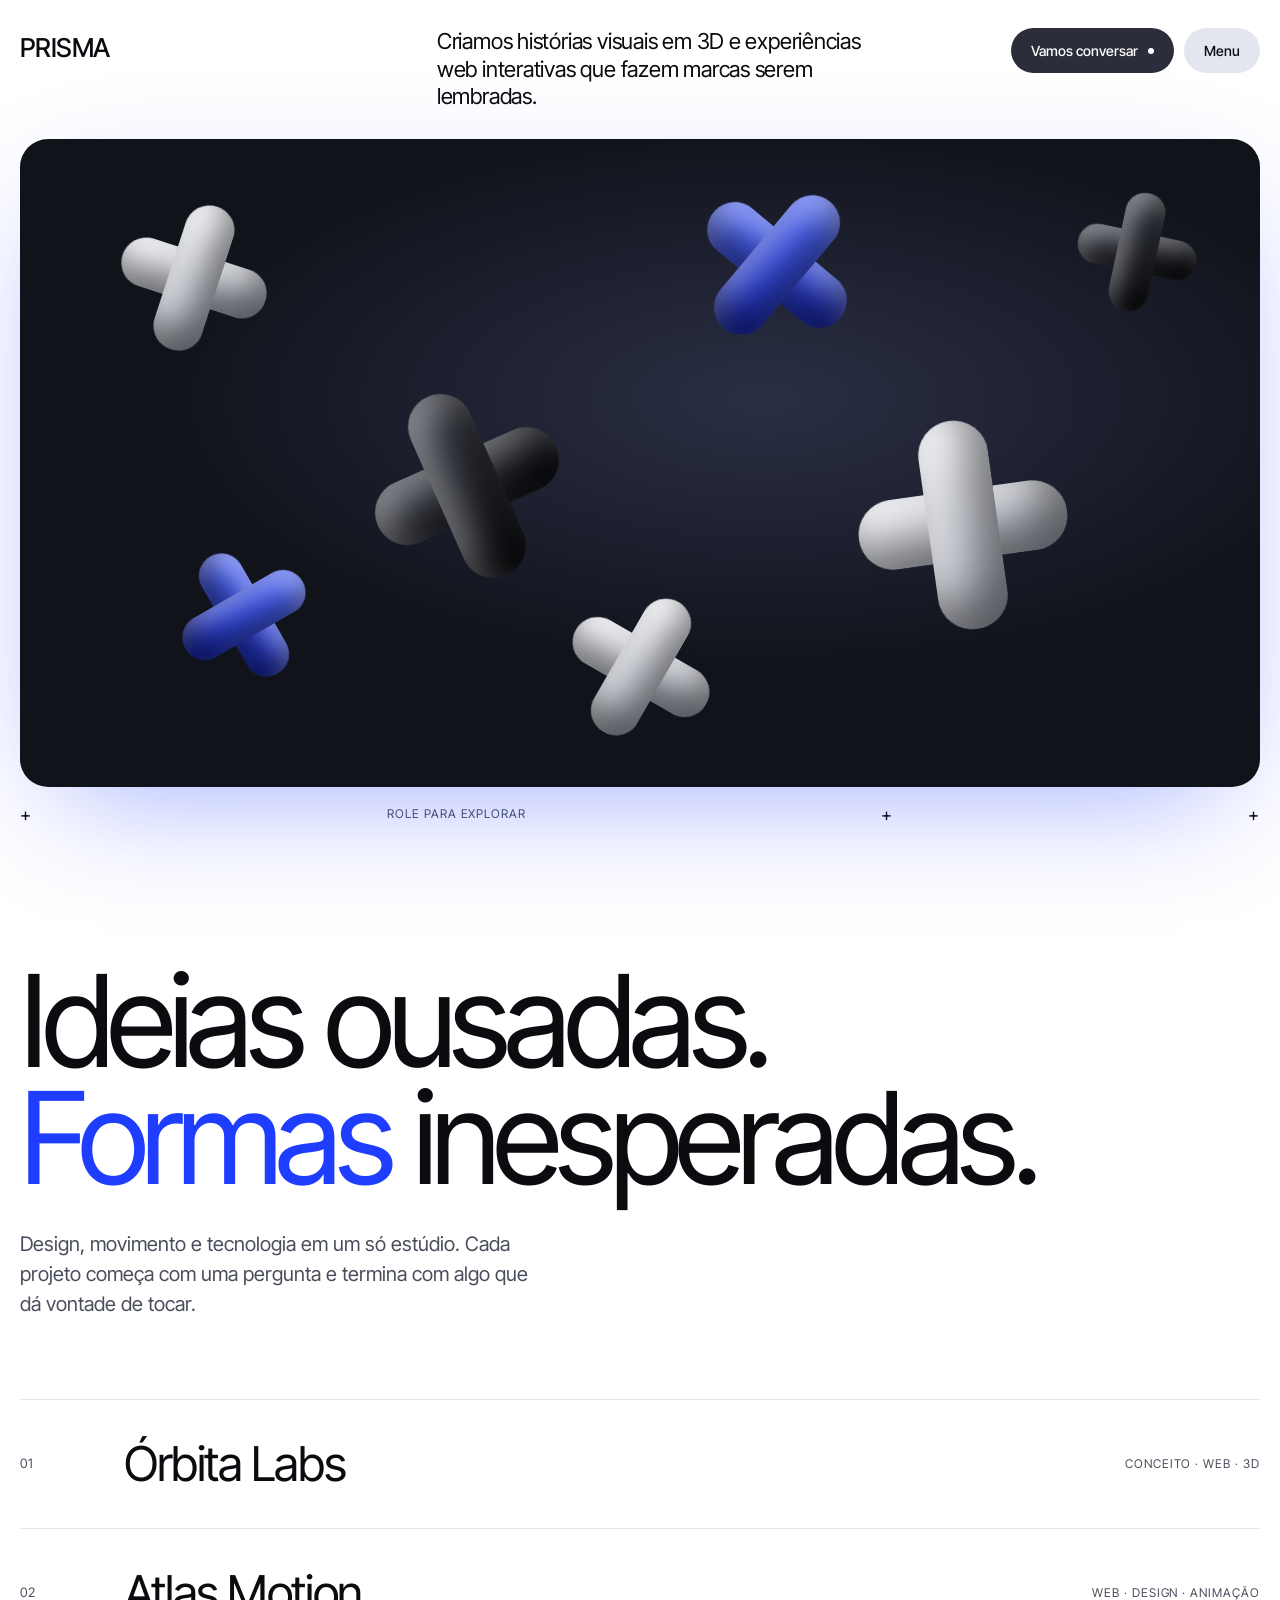
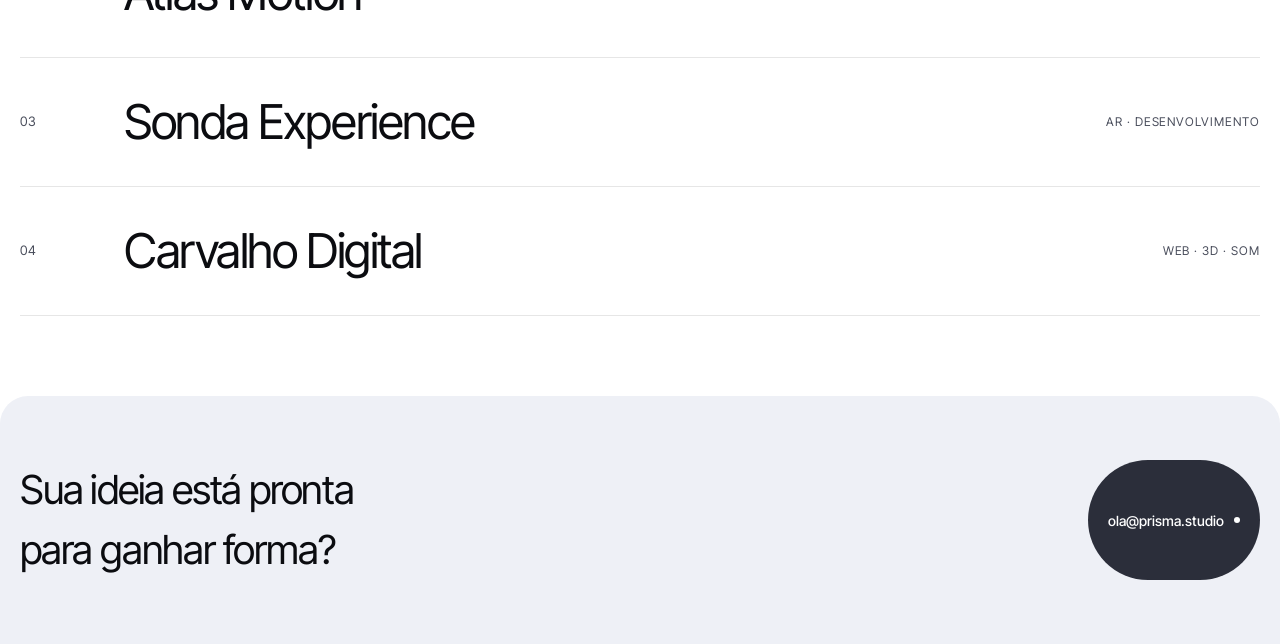
<file: runtime/templates/studio-3d-light/index.html>
<!doctype html>
<html lang="pt-BR">
<head>
<meta charset="utf-8">
<meta name="viewport" content="width=device-width,initial-scale=1">
<title>Prisma — Estúdio de experiências 3D</title>
<link rel="preconnect" href="https://fonts.googleapis.com">
<link rel="stylesheet" href="https://fonts.googleapis.com/css2?family=Inter+Tight:wght@300;400;500&display=swap">
<style>
:root{--bg:#fff;--surface:#eef0f6;--surface-alt:#e4e6ef;--text:#0b0c10;--muted:#4a4e5c;--grafite:#2b2e3a;--azul:#1f3dff;--linha:rgba(11,12,16,.1);--r:28px;--ease:cubic-bezier(.19,1,.22,1)}
*{box-sizing:border-box;margin:0}
body{background:var(--bg);color:var(--text);font:400 16px/1.5 "Inter Tight",system-ui,sans-serif;-webkit-font-smoothing:antialiased}
a{color:inherit;text-decoration:none}
.wrap{width:min(1320px,calc(100% - 40px));margin:auto}
header{display:grid;grid-template-columns:1fr 1.4fr auto;align-items:start;gap:24px;padding:28px 0}
.logo{font-weight:500;font-size:26px;letter-spacing:-.02em}
.manifesto{font-size:22px;line-height:1.25;max-width:460px;letter-spacing:-.01em}
.pilulas{display:flex;gap:10px}
.pill{display:inline-flex;align-items:center;gap:10px;padding:12px 20px;border-radius:999px;font-weight:500;font-size:14px;transition:transform .4s var(--ease),background .3s}
.pill.escura{background:var(--grafite);color:#fff}.pill.clara{background:var(--surface-alt)}
.pill:hover{transform:translateY(-2px)}
.pill i{width:6px;height:6px;border-radius:50%;background:currentColor}
.palco{position:relative;height:min(72vh,720px);border-radius:var(--r);background:radial-gradient(70% 60% at 60% 40%,#2a2f45,#11131b 70%);overflow:hidden;box-shadow:0 40px 120px -40px rgba(31,61,255,.45)}
.peca{position:absolute;width:150px;height:150px;transform-style:preserve-3d;animation:flutua 9s var(--ease) infinite alternate}
.peca::before,.peca::after{content:"";position:absolute;inset:50px 0;border-radius:40px;background:var(--cor);box-shadow:inset -14px -18px 30px rgba(0,0,0,.45),inset 12px 14px 24px rgba(255,255,255,.35)}
.peca::after{inset:0 50px}
.peca.b{--cor:linear-gradient(145deg,#f4f5f8,#9a9eaa)}.peca.p{--cor:linear-gradient(145deg,#4a4d58,#07080b)}.peca.a{--cor:linear-gradient(145deg,#5a73ff,#1020a8)}
.p1{left:8%;top:10%;transform:rotate(18deg)}.p2{left:30%;top:42%;transform:rotate(-24deg) scale(1.3)}.p3{left:55%;top:8%;transform:rotate(40deg) scale(1.1)}
.p4{left:70%;top:48%;transform:rotate(-8deg) scale(1.4)}.p5{left:12%;top:62%;transform:rotate(60deg) scale(.9)}.p6{left:84%;top:6%;transform:rotate(12deg) scale(.8)}.p7{left:44%;top:70%;transform:rotate(30deg)}
@keyframes flutua{to{translate:0 -18px;rotate:8deg}}
.marcas{display:flex;justify-content:space-between;align-items:center;padding:14px 0;font-size:12px;letter-spacing:.08em;text-transform:uppercase;color:var(--muted)}
.marcas span{font-size:18px;color:var(--text)}
.ousadas{padding:120px 0 80px}
.ousadas h2{font-weight:400;font-size:clamp(56px,10vw,150px);line-height:.92;letter-spacing:-.05em}
.ousadas h2 em{font-style:normal;color:var(--azul)}
.ousadas p{max-width:520px;margin-top:32px;font-size:20px;color:var(--muted)}
.projetos{border-top:1px solid var(--linha);margin-bottom:80px}
.projeto{display:grid;grid-template-columns:80px 1fr auto;gap:24px;align-items:center;padding:28px 0;border-bottom:1px solid var(--linha);transition:padding .5s var(--ease)}
.projeto:hover{padding-left:16px}
.projeto b{font-weight:400;font-size:clamp(28px,4vw,48px);letter-spacing:-.03em}
.projeto small{font-size:12px;letter-spacing:.08em;text-transform:uppercase;color:var(--muted)}
.num{font-size:13px;color:var(--muted)}
footer{background:var(--surface);border-radius:var(--r) var(--r) 0 0;padding:64px 0}
footer .wrap{display:flex;justify-content:space-between;gap:24px;flex-wrap:wrap}
footer h3{font-weight:400;font-size:40px;letter-spacing:-.03em}
@media(max-width:820px){header{grid-template-columns:1fr auto}.manifesto{grid-column:1/-1;order:3;font-size:18px}.projeto{grid-template-columns:1fr}.projeto .num{display:none}}
@media(prefers-reduced-motion:reduce){.peca{animation:none}}
</style>
</head>
<body>
<div class="wrap">
  <header>
    <a class="logo" href="#">PRISMA</a>
    <p class="manifesto">Criamos histórias visuais em 3D e experiências web interativas que fazem marcas serem lembradas.</p>
    <nav class="pilulas"><a class="pill escura" href="#contato">Vamos conversar <i></i></a><a class="pill clara" href="#projetos">Menu</a></nav>
  </header>
  <section class="palco" aria-label="Cena 3D demonstrativa em CSS">
    <div class="peca b p1"></div><div class="peca p p2"></div><div class="peca a p3"></div><div class="peca b p4"></div><div class="peca a p5"></div><div class="peca p p6"></div><div class="peca b p7"></div>
  </section>
  <div class="marcas"><span>+</span>Role para explorar<span>+</span><span>+</span></div>
  <section class="ousadas">
    <h2>Ideias ousadas.<br><em>Formas</em> inesperadas.</h2>
    <p>Design, movimento e tecnologia em um só estúdio. Cada projeto começa com uma pergunta e termina com algo que dá vontade de tocar.</p>
  </section>
  <section class="projetos" id="projetos">
    <a class="projeto" href="#"><span class="num">01</span><b>Órbita Labs</b><small>Conceito · Web · 3D</small></a>
    <a class="projeto" href="#"><span class="num">02</span><b>Atlas Motion</b><small>Web · Design · Animação</small></a>
    <a class="projeto" href="#"><span class="num">03</span><b>Sonda Experience</b><small>AR · Desenvolvimento</small></a>
    <a class="projeto" href="#"><span class="num">04</span><b>Carvalho Digital</b><small>Web · 3D · Som</small></a>
  </section>
</div>
<footer id="contato"><div class="wrap"><h3>Sua ideia está pronta<br>para ganhar forma?</h3><a class="pill escura" href="#">ola@prisma.studio <i></i></a></div></footer>
</body>
</html>
</file>
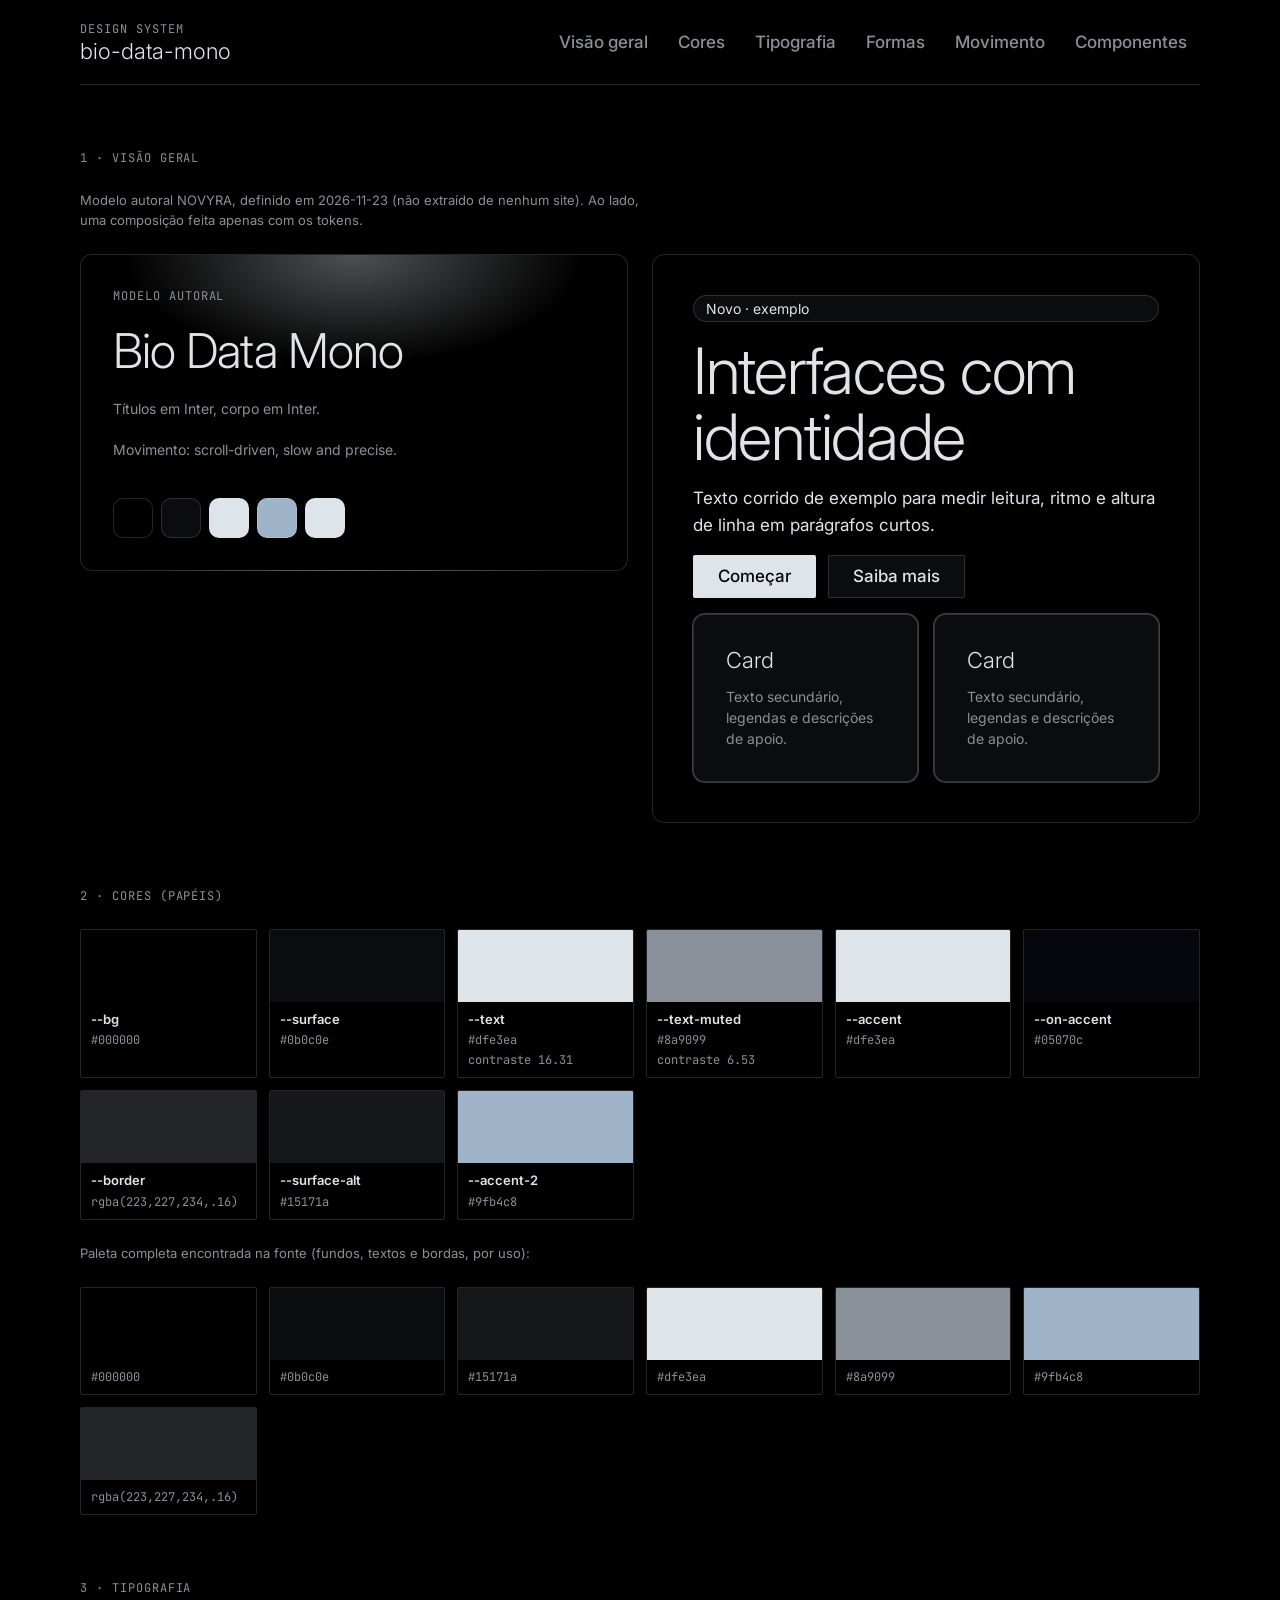
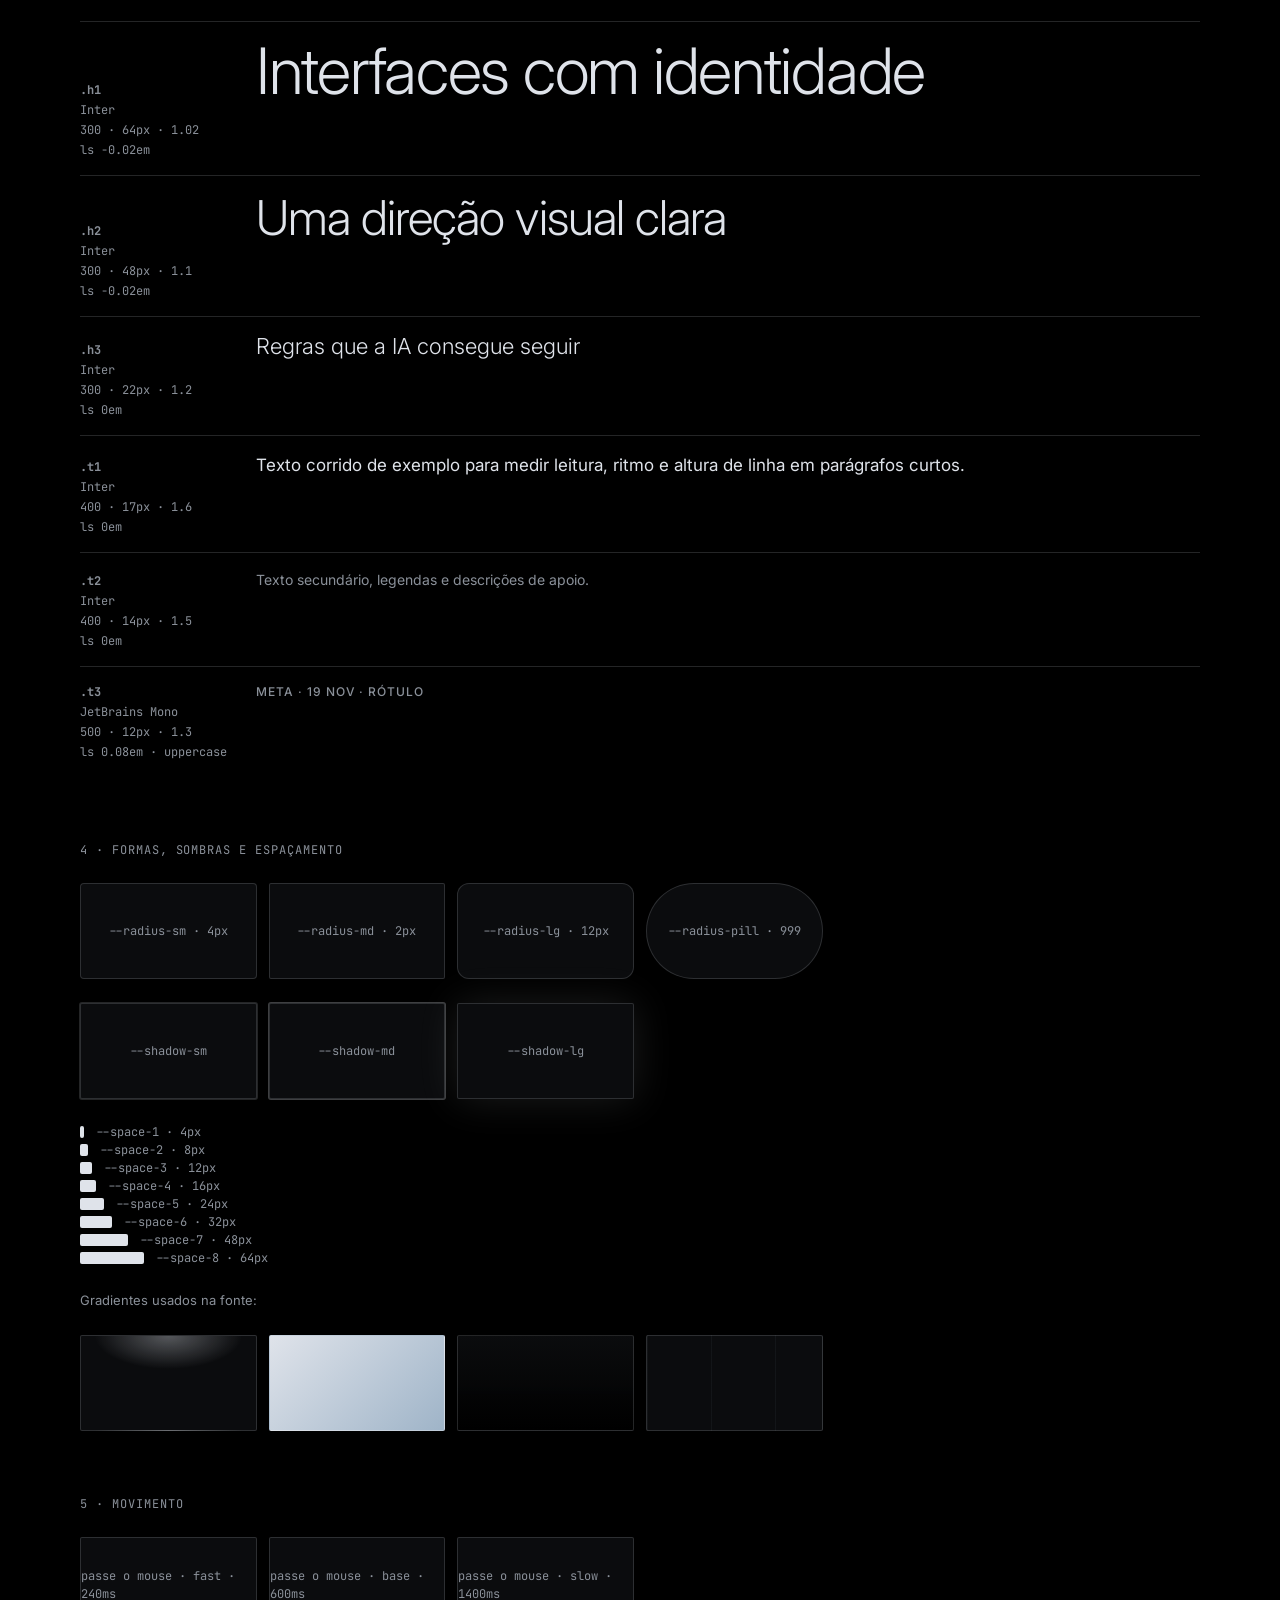
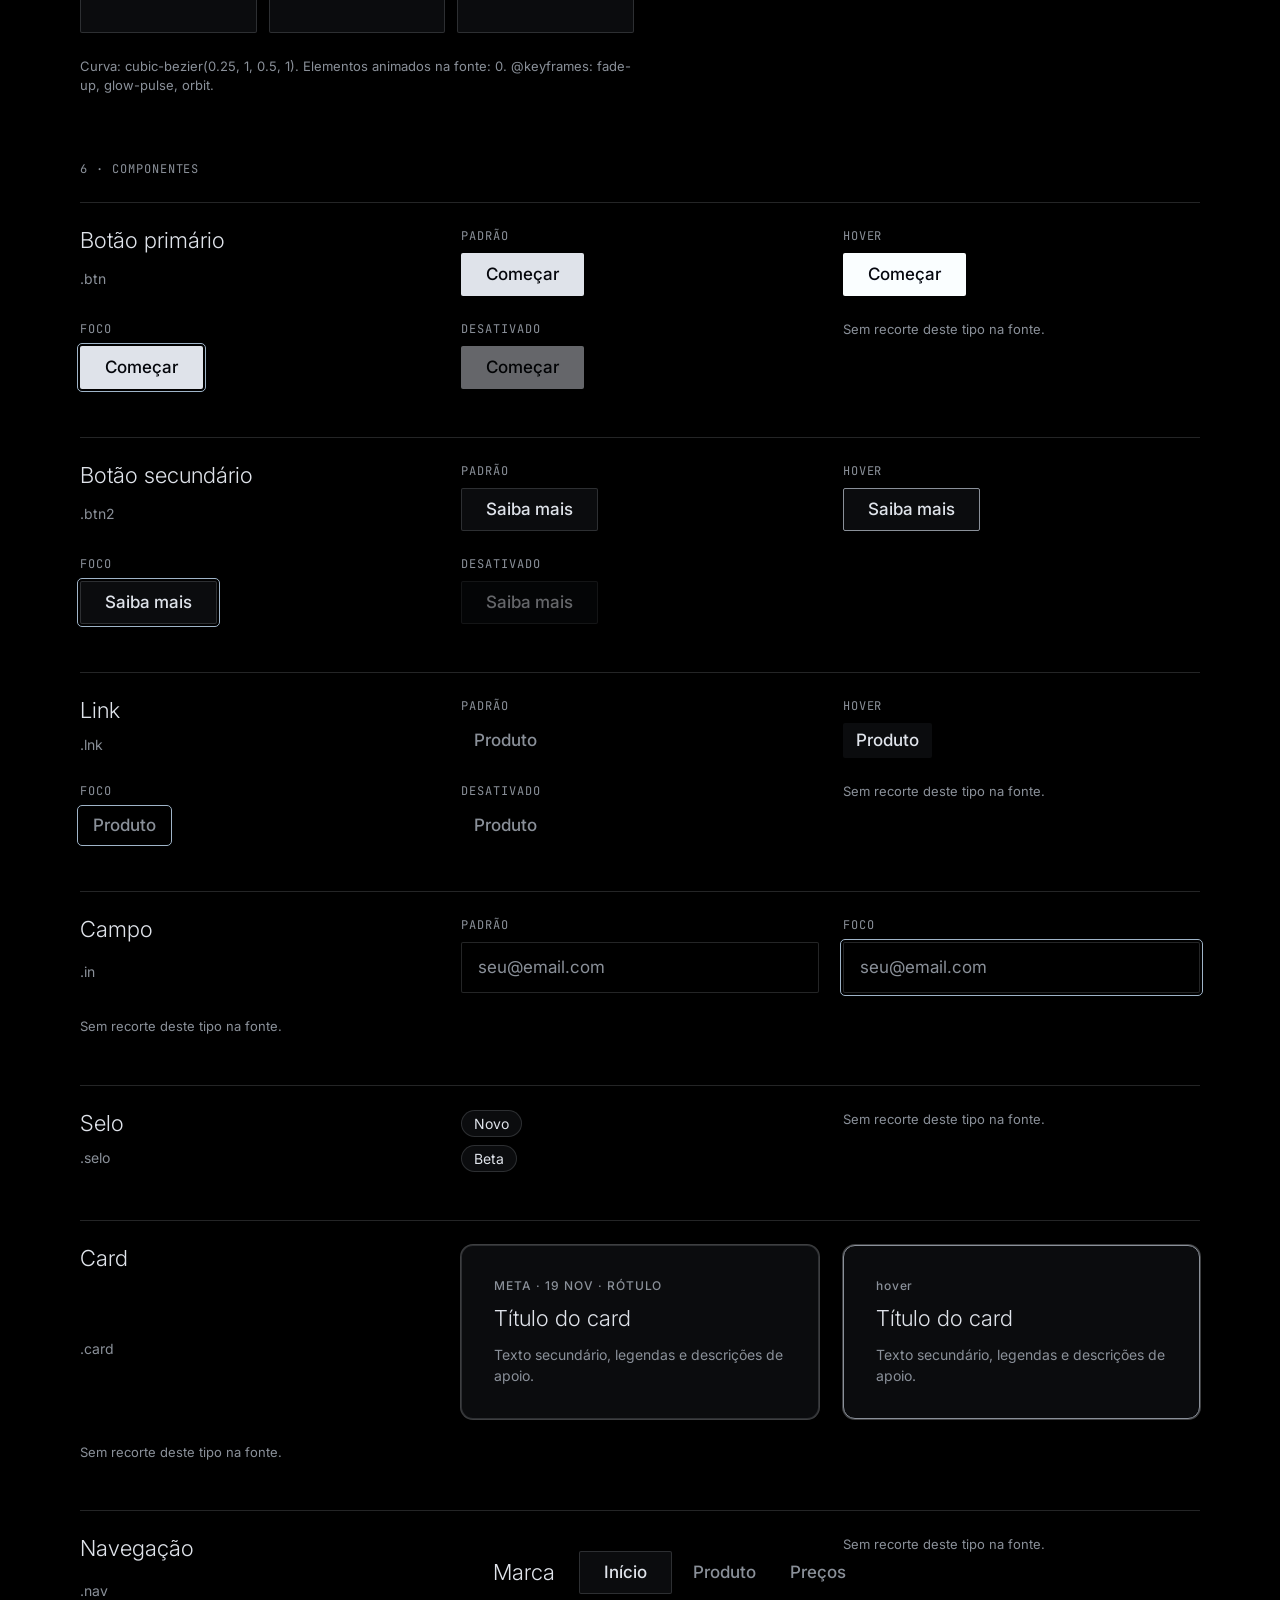
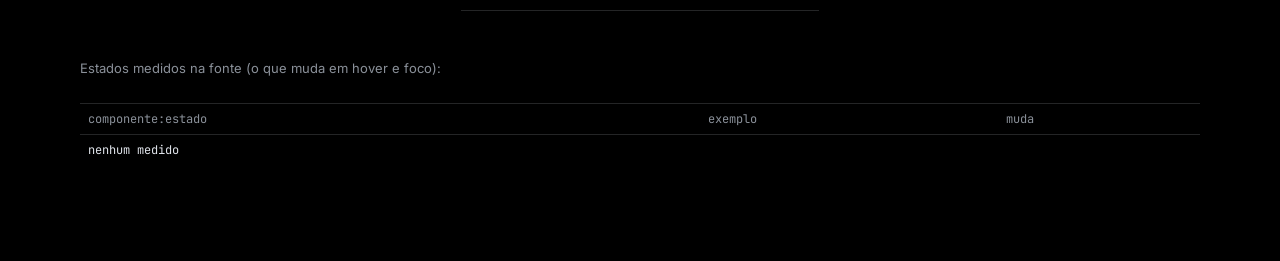
<file: runtime/design-systems/bio-data-mono/design-system.html>
<!doctype html>
<html lang="pt-BR">
<head>
  <meta charset="utf-8">
  <meta name="viewport" content="width=device-width, initial-scale=1">
  <title>Design system · bio-data-mono</title>
  <link rel="stylesheet" href="https://fonts.googleapis.com/css2?family=Inter:wght@400;500;600;700&display=swap">
  <link rel="stylesheet" href="https://fonts.googleapis.com/css2?family=JetBrains+Mono:wght@400;500;600;700&display=swap">
  <link rel="stylesheet" href="tokens.css">
  <link rel="stylesheet" href="assets/componentes.css">
  <link rel="stylesheet" href="assets/catalogo.css">
</head>
<body>
<div class="cat">
  <header class="cat-topo">
    <div>
      <p class="cat-rot">design system</p>
      <p class="h3">bio-data-mono</p>
    </div>
    <nav class="cat-indice" aria-label="Seções">
      <a class="lnk" href="#visao">Visão geral</a><a class="lnk" href="#cores">Cores</a>
      <a class="lnk" href="#tipografia">Tipografia</a><a class="lnk" href="#formas">Formas</a>
      <a class="lnk" href="#movimento">Movimento</a><a class="lnk" href="#componentes">Componentes</a>
    </nav>
  </header>

  <section class="cat-sec" id="visao">
    <p class="cat-rot">1 · visão geral</p>
    <p class="cat-nota">Modelo autoral NOVYRA, definido em 2026-11-23 (não extraído de nenhum site). Ao lado, uma composição feita apenas com os tokens.</p>
    <div class="cat-dupla">
      <div class="cat-palco grad-0"><p class="cat-rot">modelo autoral</p><p class="h2">Bio Data Mono</p><p class="t2">Títulos em Inter, corpo em Inter.</p><p class="t2">Movimento: scroll-driven, slow and precise.</p><div class="sw-linha"><span class="sw-bg" title="--bg"></span><span class="sw-surface" title="--surface"></span><span class="sw-accent" title="--accent"></span><span class="sw-accent-2" title="--accent-2"></span><span class="sw-text" title="--text"></span></div></div>
      <div class="ex-hero">
        <span class="selo">Novo · exemplo</span>
        <h1 class="h1">Interfaces com identidade</h1>
        <p class="t1">Texto corrido de exemplo para medir leitura, ritmo e altura de linha em parágrafos curtos.</p>
        <div class="cat-linha"><a class="btn" href="#componentes">Começar</a><a class="btn2" href="#cores">Saiba mais</a></div>
        <div class="ex-card-grid">
          <article class="card"><h3 class="h3">Card</h3><p class="t2">Texto secundário, legendas e descrições de apoio.</p></article>
          <article class="card"><h3 class="h3">Card</h3><p class="t2">Texto secundário, legendas e descrições de apoio.</p></article>
        </div>
      </div>
    </div>
  </section>

  <section class="cat-sec" id="cores">
    <p class="cat-rot">2 · cores (papéis)</p>
    <div class="cat-grade"><div class="sw"><div class="sw-cor sw-bg"></div><div class="sw-txt"><b>--bg</b><span>#000000</span></div></div><div class="sw"><div class="sw-cor sw-surface"></div><div class="sw-txt"><b>--surface</b><span>#0b0c0e</span></div></div><div class="sw"><div class="sw-cor sw-text"></div><div class="sw-txt"><b>--text</b><span>#dfe3ea</span><span>contraste 16.31</span></div></div><div class="sw"><div class="sw-cor sw-text-muted"></div><div class="sw-txt"><b>--text-muted</b><span>#8a9099</span><span>contraste 6.53</span></div></div><div class="sw"><div class="sw-cor sw-accent"></div><div class="sw-txt"><b>--accent</b><span>#dfe3ea</span></div></div><div class="sw"><div class="sw-cor sw-on-accent"></div><div class="sw-txt"><b>--on-accent</b><span>#05070c</span></div></div><div class="sw"><div class="sw-cor sw-border"></div><div class="sw-txt"><b>--border</b><span>rgba(223,227,234,.16)</span></div></div><div class="sw"><div class="sw-cor sw-surface-alt"></div><div class="sw-txt"><b>--surface-alt</b><span>#15171a</span></div></div><div class="sw"><div class="sw-cor sw-accent-2"></div><div class="sw-txt"><b>--accent-2</b><span>#9fb4c8</span></div></div></div>
    <p class="cat-nota">Paleta completa encontrada na fonte (fundos, textos e bordas, por uso):</p>
    <div class="cat-grade"><div class="sw"><div class="sw-cor pal-0"></div><div class="sw-txt"><span>#000000</span></div></div><div class="sw"><div class="sw-cor pal-1"></div><div class="sw-txt"><span>#0b0c0e</span></div></div><div class="sw"><div class="sw-cor pal-2"></div><div class="sw-txt"><span>#15171a</span></div></div><div class="sw"><div class="sw-cor pal-3"></div><div class="sw-txt"><span>#dfe3ea</span></div></div><div class="sw"><div class="sw-cor pal-4"></div><div class="sw-txt"><span>#8a9099</span></div></div><div class="sw"><div class="sw-cor pal-5"></div><div class="sw-txt"><span>#9fb4c8</span></div></div><div class="sw"><div class="sw-cor pal-6"></div><div class="sw-txt"><span>rgba(223,227,234,.16)</span></div></div></div>
  </section>

  <section class="cat-sec" id="tipografia">
    <p class="cat-rot">3 · tipografia</p>
    <div><div class="tipo"><div class="tipo-meta"><b>.h1</b><span>Inter</span><span>300 · 64px · 1.02</span><span>ls -0.02em</span></div><p class="h1">Interfaces com identidade</p></div><div class="tipo"><div class="tipo-meta"><b>.h2</b><span>Inter</span><span>300 · 48px · 1.1</span><span>ls -0.02em</span></div><p class="h2">Uma direção visual clara</p></div><div class="tipo"><div class="tipo-meta"><b>.h3</b><span>Inter</span><span>300 · 22px · 1.2</span><span>ls 0em</span></div><p class="h3">Regras que a IA consegue seguir</p></div><div class="tipo"><div class="tipo-meta"><b>.t1</b><span>Inter</span><span>400 · 17px · 1.6</span><span>ls 0em</span></div><p class="t1">Texto corrido de exemplo para medir leitura, ritmo e altura de linha em parágrafos curtos.</p></div><div class="tipo"><div class="tipo-meta"><b>.t2</b><span>Inter</span><span>400 · 14px · 1.5</span><span>ls 0em</span></div><p class="t2">Texto secundário, legendas e descrições de apoio.</p></div><div class="tipo"><div class="tipo-meta"><b>.t3</b><span>JetBrains Mono</span><span>500 · 12px · 1.3</span><span>ls 0.08em · uppercase</span></div><p class="t3">META · 19 NOV · RÓTULO</p></div></div>
    
  </section>

  <section class="cat-sec" id="formas">
    <p class="cat-rot">4 · formas, sombras e espaçamento</p>
    <div class="cat-grade"><div class="forma r-sm">--radius-sm · 4px</div><div class="forma r-md">--radius-md · 2px</div><div class="forma r-lg">--radius-lg · 12px</div><div class="forma r-pill">--radius-pill · 999</div></div>
    <div class="cat-grade"><div class="forma sh-0">--shadow-sm</div><div class="forma sh-1">--shadow-md</div><div class="forma sh-2">--shadow-lg</div></div>
    <div><div class="esp"><i class="esp-1"></i>--space-1 · 4px</div><div class="esp"><i class="esp-2"></i>--space-2 · 8px</div><div class="esp"><i class="esp-3"></i>--space-3 · 12px</div><div class="esp"><i class="esp-4"></i>--space-4 · 16px</div><div class="esp"><i class="esp-5"></i>--space-5 · 24px</div><div class="esp"><i class="esp-6"></i>--space-6 · 32px</div><div class="esp"><i class="esp-7"></i>--space-7 · 48px</div><div class="esp"><i class="esp-8"></i>--space-8 · 64px</div></div>
    <p class="cat-nota">Gradientes usados na fonte:</p><div class="cat-grade"><div class="forma r-md grad-0"></div><div class="forma r-md grad-1"></div><div class="forma r-md grad-2"></div><div class="forma r-md grad-3"></div></div>
  </section>

  <section class="cat-sec" id="movimento">
    <p class="cat-rot">5 · movimento</p>
    <div class="cat-grade"><div class="mov mov-fast">passe o mouse · fast · 240ms</div><div class="mov mov-base">passe o mouse · base · 600ms</div><div class="mov mov-slow">passe o mouse · slow · 1400ms</div></div>
    <p class="cat-nota">Curva: cubic-bezier(0.25, 1, 0.5, 1). Elementos animados na fonte: 0.
      @keyframes: fade-up, glow-pulse, orbit.</p>
  </section>

  <section class="cat-sec" id="componentes">
    <p class="cat-rot">6 · componentes</p>
    <div class="comp"><div class="estado"><p class="h3">Botão primário</p><p class="t2">.btn</p></div><div class="estado"><span class="cat-rot">padrão</span><button class="btn " type="button">Começar</button></div><div class="estado"><span class="cat-rot">hover</span><button class="btn is-hover" type="button">Começar</button></div><div class="estado"><span class="cat-rot">foco</span><button class="btn is-focus" type="button">Começar</button></div><div class="estado"><span class="cat-rot">desativado</span><button class="btn " type="button" disabled>Começar</button></div><p class="cat-nota">Sem recorte deste tipo na fonte.</p></div>
    <div class="comp"><div class="estado"><p class="h3">Botão secundário</p><p class="t2">.btn2</p></div><div class="estado"><span class="cat-rot">padrão</span><button class="btn2 " type="button">Saiba mais</button></div><div class="estado"><span class="cat-rot">hover</span><button class="btn2 is-hover" type="button">Saiba mais</button></div><div class="estado"><span class="cat-rot">foco</span><button class="btn2 is-focus" type="button">Saiba mais</button></div><div class="estado"><span class="cat-rot">desativado</span><button class="btn2 " type="button" disabled>Saiba mais</button></div></div>
    <div class="comp"><div class="estado"><p class="h3">Link</p><p class="t2">.lnk</p></div><div class="estado"><span class="cat-rot">padrão</span><button class="lnk " type="button">Produto</button></div><div class="estado"><span class="cat-rot">hover</span><button class="lnk is-hover" type="button">Produto</button></div><div class="estado"><span class="cat-rot">foco</span><button class="lnk is-focus" type="button">Produto</button></div><div class="estado"><span class="cat-rot">desativado</span><button class="lnk " type="button" disabled>Produto</button></div><p class="cat-nota">Sem recorte deste tipo na fonte.</p></div>
    <div class="comp"><div class="estado"><p class="h3">Campo</p><p class="t2">.in</p></div>
      <div class="estado"><span class="cat-rot">padrão</span><input class="in" placeholder="seu@email.com" aria-label="Exemplo de campo"></div>
      <div class="estado"><span class="cat-rot">foco</span><input class="in is-focus" placeholder="seu@email.com" aria-label="Exemplo de campo em foco"></div>
      <p class="cat-nota">Sem recorte deste tipo na fonte.</p></div>
    <div class="comp"><div class="estado"><p class="h3">Selo</p><p class="t2">.selo</p></div>
      <div class="estado"><span class="selo">Novo</span><span class="selo">Beta</span></div><p class="cat-nota">Sem recorte deste tipo na fonte.</p></div>
    <div class="comp"><div class="estado"><p class="h3">Card</p><p class="t2">.card</p></div>
      <article class="card"><span class="t3">META · 19 NOV · RÓTULO</span><h3 class="h3">Título do card</h3><p class="t2">Texto secundário, legendas e descrições de apoio.</p></article>
      <article class="card is-hover"><span class="t3">hover</span><h3 class="h3">Título do card</h3><p class="t2">Texto secundário, legendas e descrições de apoio.</p></article>
      <p class="cat-nota">Sem recorte deste tipo na fonte.</p></div>
    <div class="comp"><div class="estado"><p class="h3">Navegação</p><p class="t2">.nav</p></div>
      <header class="nav"><span class="h3">Marca</span><nav class="nav-links" aria-label="Exemplo">
        <a class="btn2" href="#visao">Início</a><a class="lnk" href="#cores">Produto</a><a class="lnk" href="#movimento">Preços</a></nav></header>
      <p class="cat-nota">Sem recorte deste tipo na fonte.</p></div>
    <p class="cat-nota">Estados medidos na fonte (o que muda em hover e foco):</p>
    <table class="tab"><tr><th>componente:estado</th><th>exemplo</th><th>muda</th></tr><tr><td colspan='3'>nenhum medido</td></tr></table>
  </section>
</div>
</body>
</html>
</file>
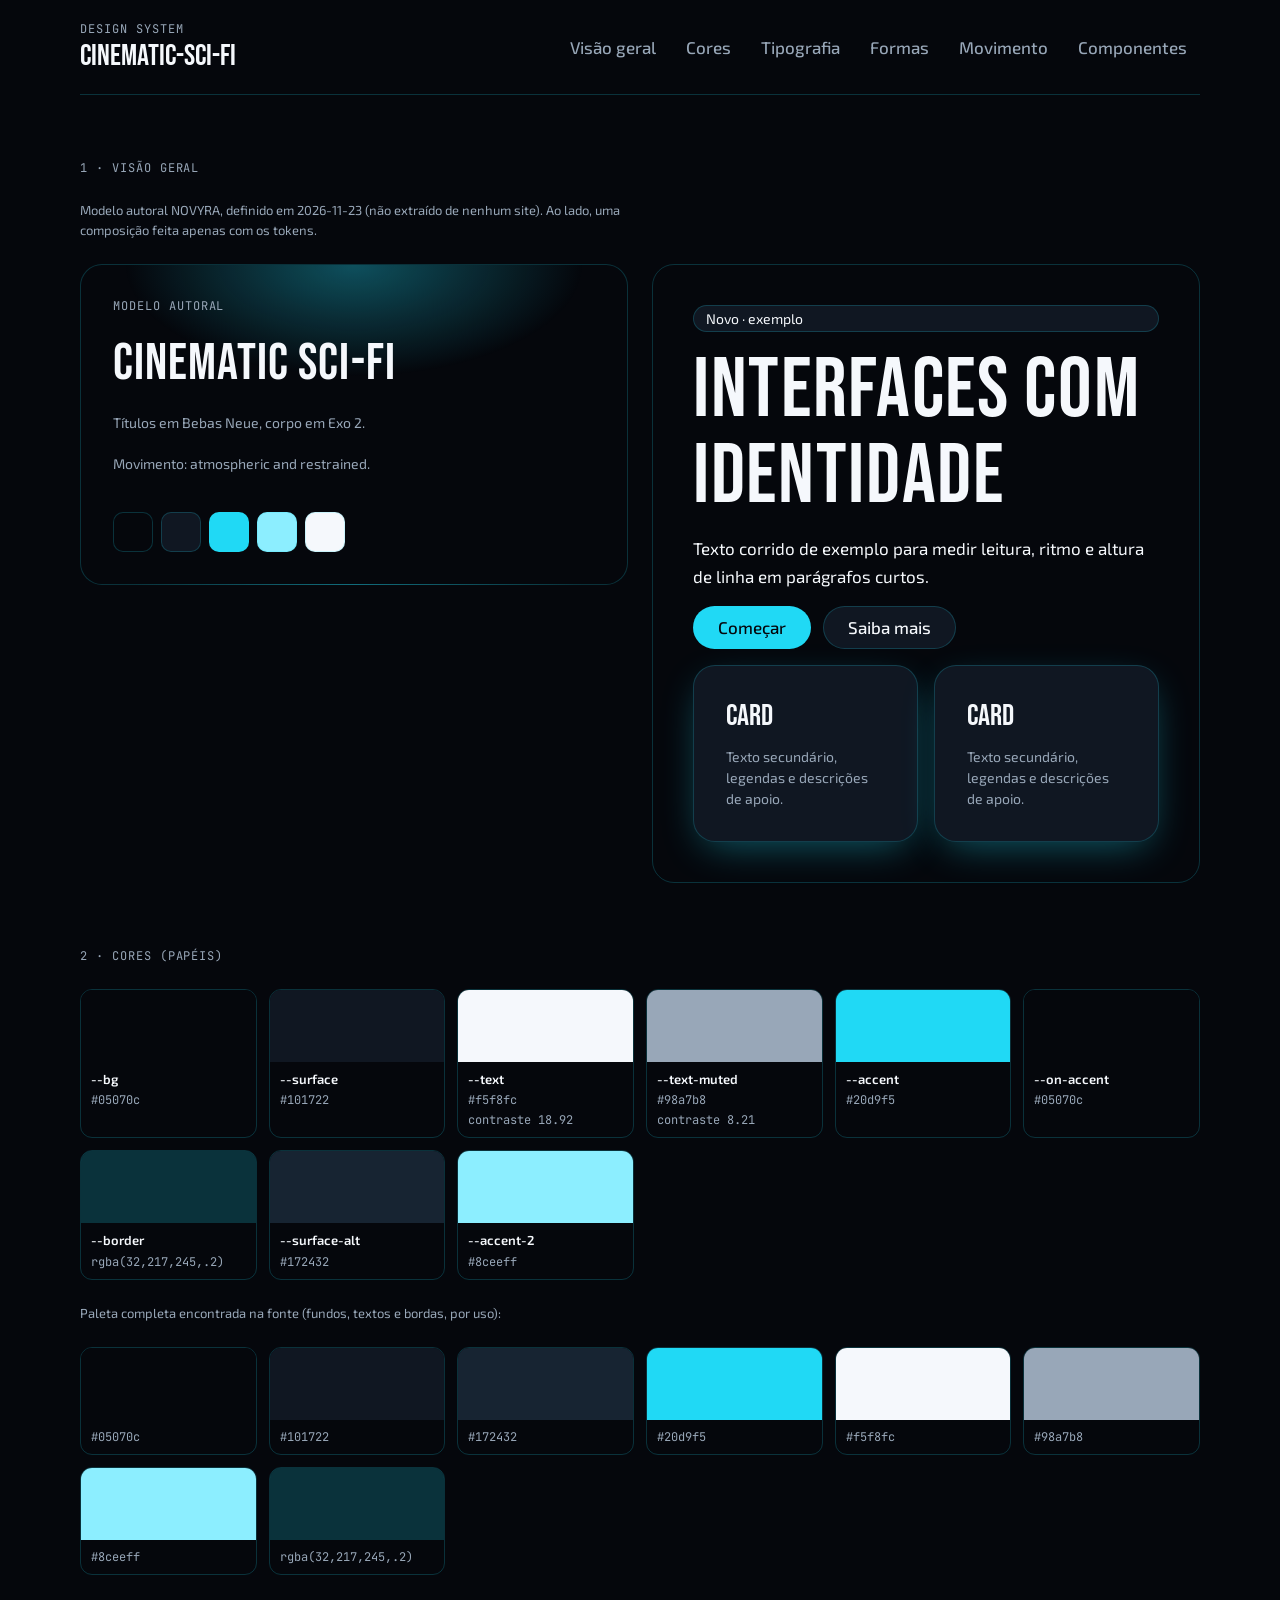
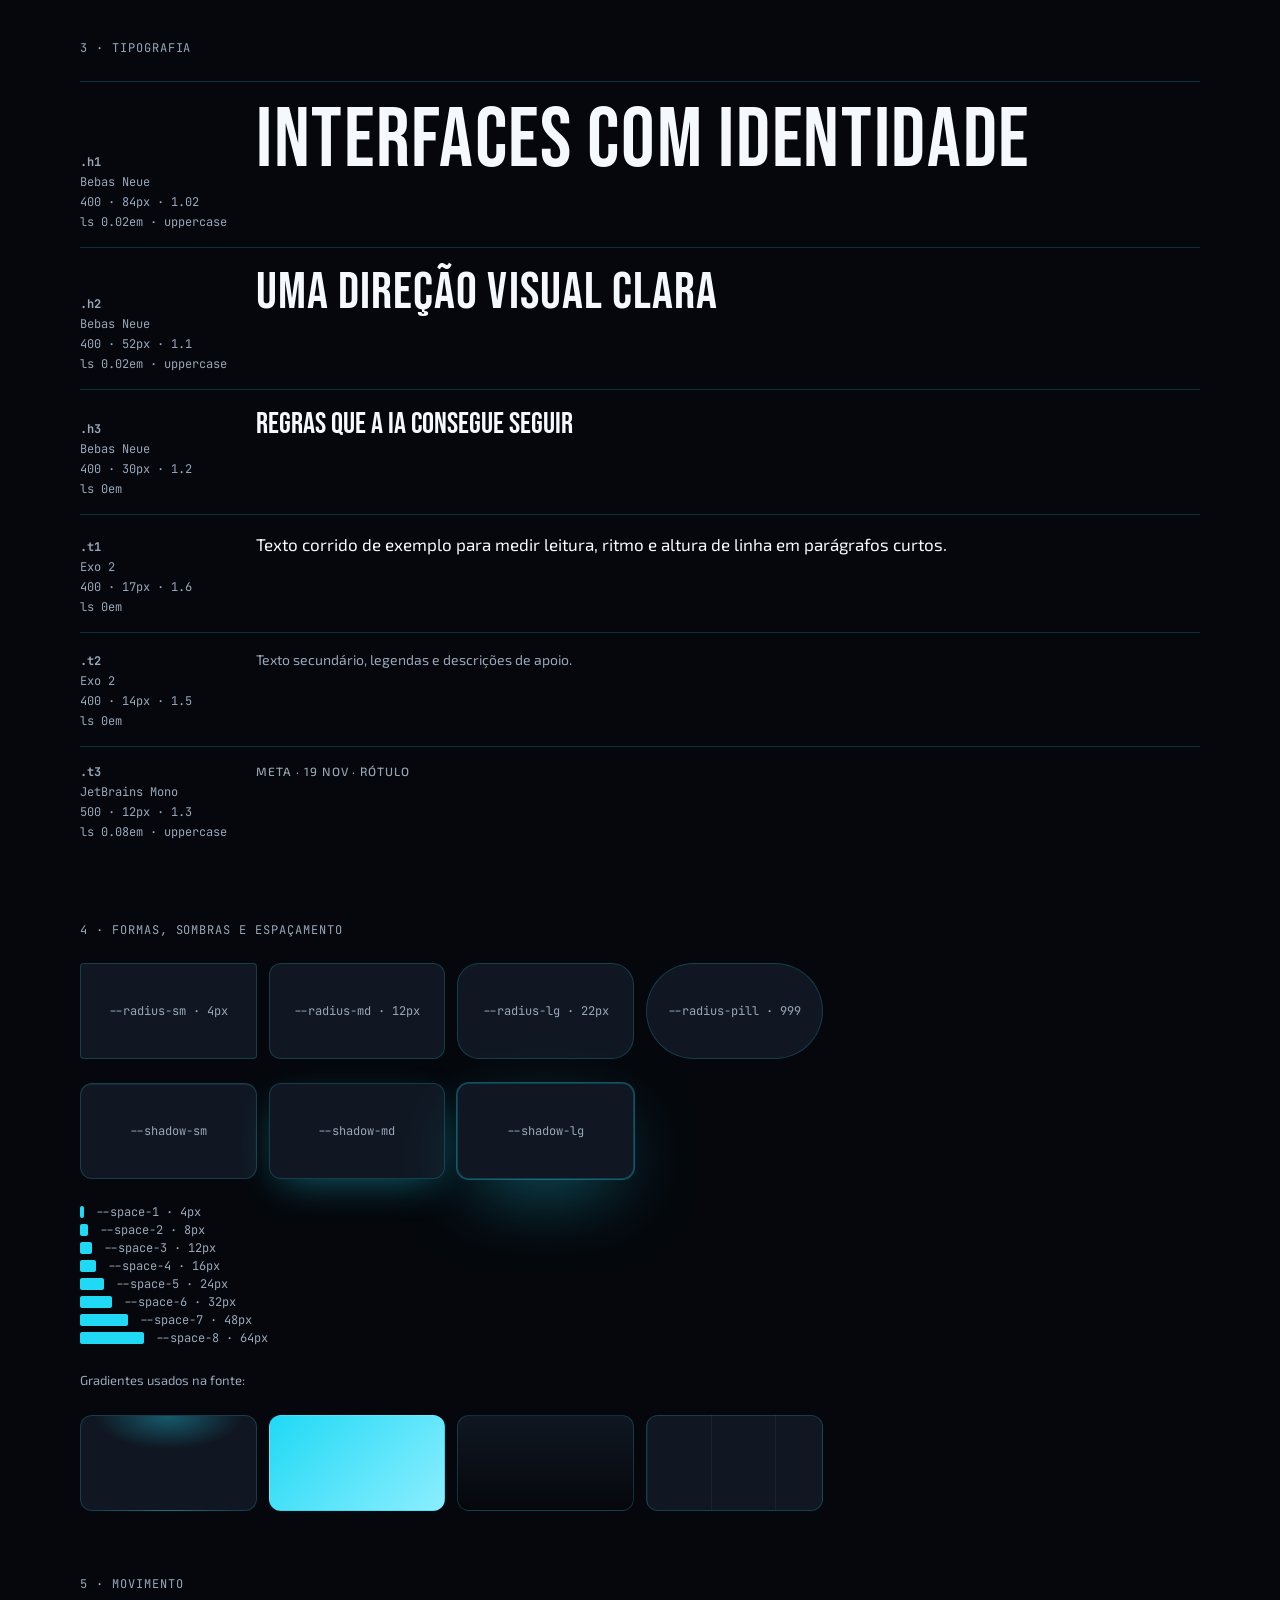
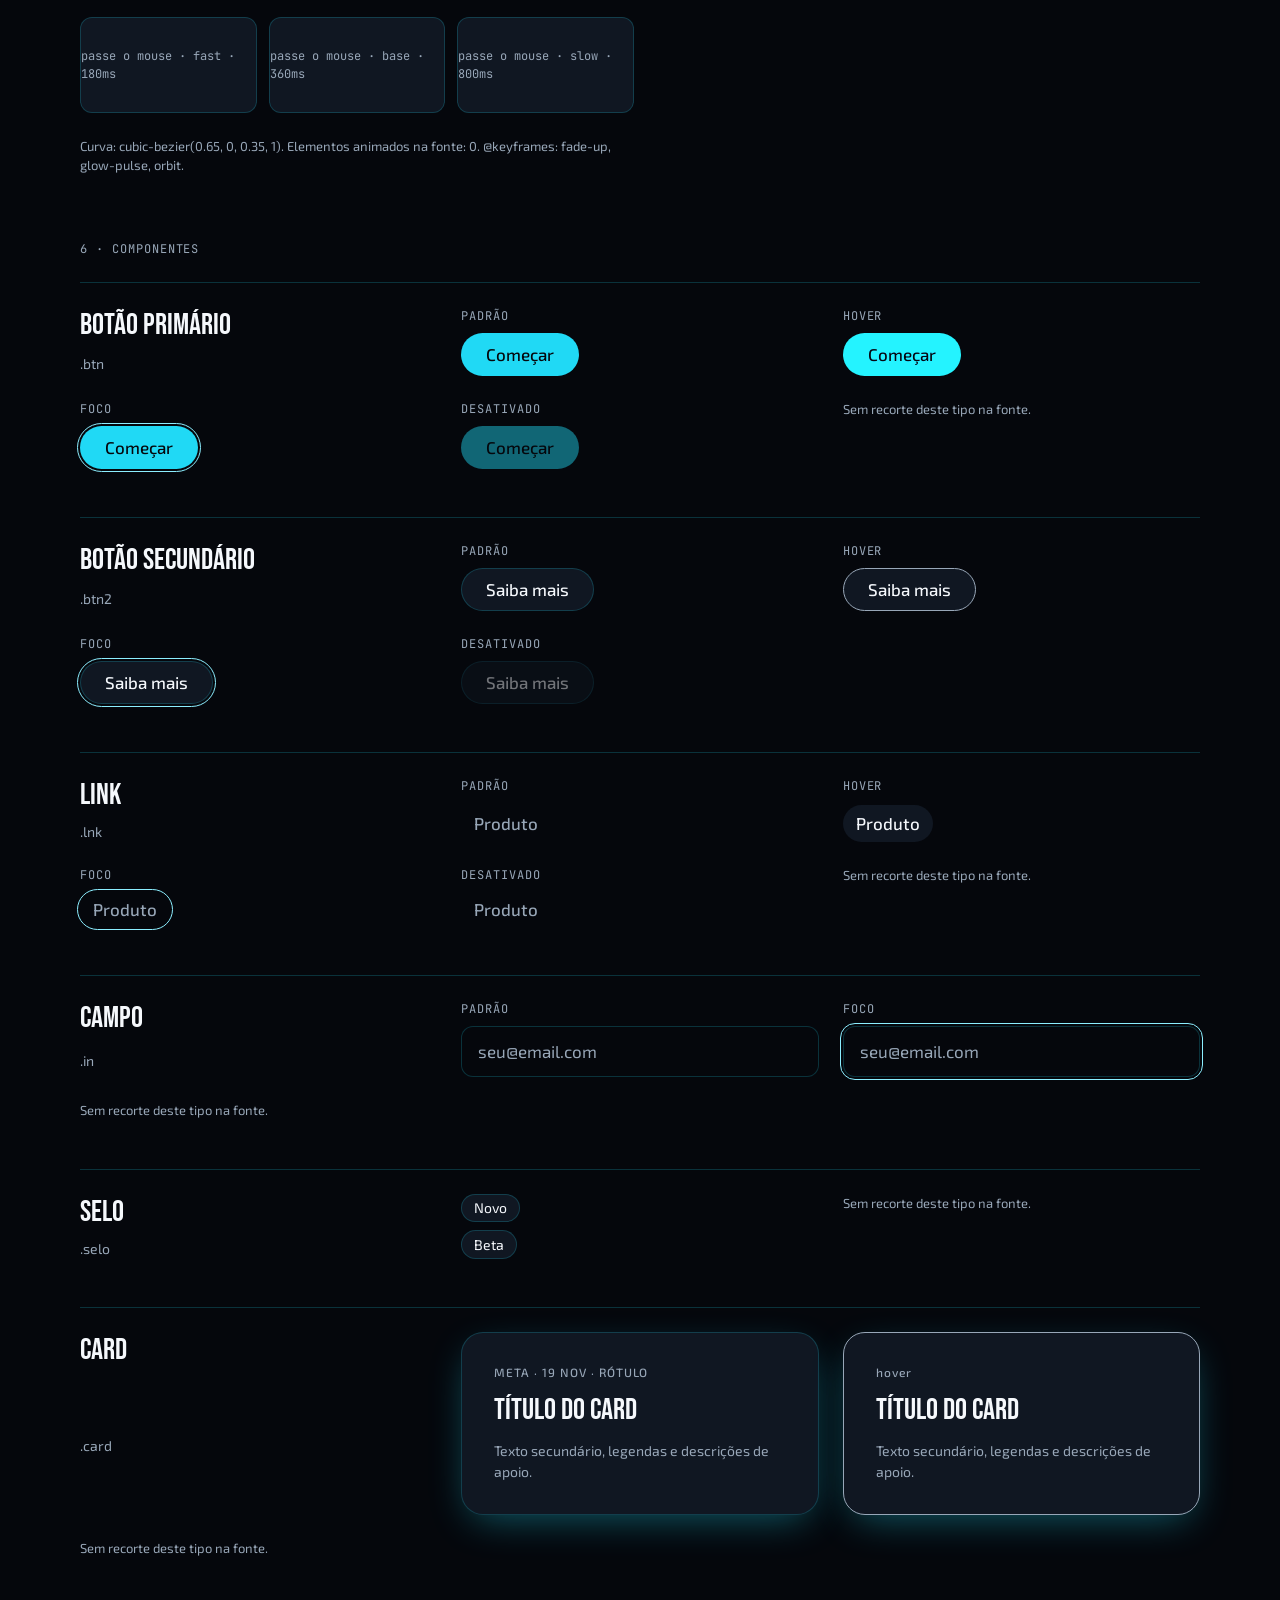
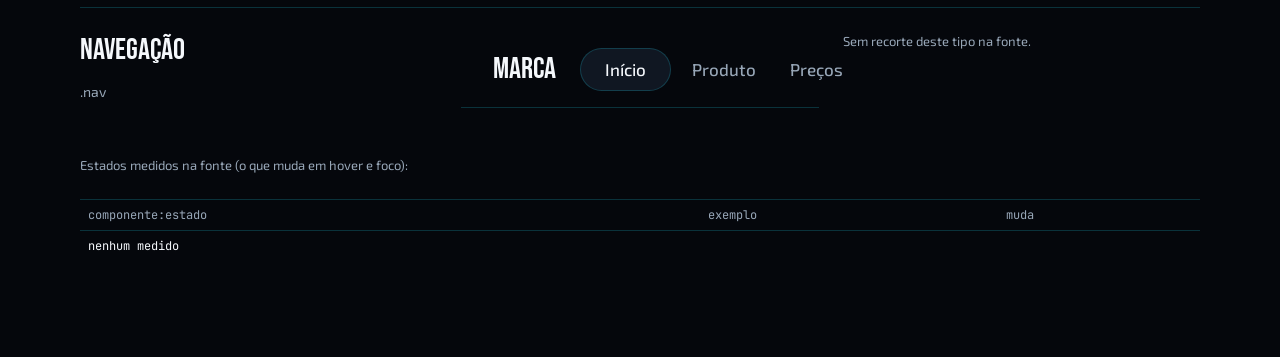
<file: runtime/design-systems/cinematic-sci-fi/design-system.html>
<!doctype html>
<html lang="pt-BR">
<head>
  <meta charset="utf-8">
  <meta name="viewport" content="width=device-width, initial-scale=1">
  <title>Design system · cinematic-sci-fi</title>
  <link rel="stylesheet" href="https://fonts.googleapis.com/css2?family=Bebas+Neue:wght@400;500;600;700&display=swap">
  <link rel="stylesheet" href="https://fonts.googleapis.com/css2?family=Exo+2:wght@400;500;600;700&display=swap">
  <link rel="stylesheet" href="https://fonts.googleapis.com/css2?family=JetBrains+Mono:wght@400;500;600;700&display=swap">
  <link rel="stylesheet" href="tokens.css">
  <link rel="stylesheet" href="assets/componentes.css">
  <link rel="stylesheet" href="assets/catalogo.css">
</head>
<body>
<div class="cat">
  <header class="cat-topo">
    <div>
      <p class="cat-rot">design system</p>
      <p class="h3">cinematic-sci-fi</p>
    </div>
    <nav class="cat-indice" aria-label="Seções">
      <a class="lnk" href="#visao">Visão geral</a><a class="lnk" href="#cores">Cores</a>
      <a class="lnk" href="#tipografia">Tipografia</a><a class="lnk" href="#formas">Formas</a>
      <a class="lnk" href="#movimento">Movimento</a><a class="lnk" href="#componentes">Componentes</a>
    </nav>
  </header>

  <section class="cat-sec" id="visao">
    <p class="cat-rot">1 · visão geral</p>
    <p class="cat-nota">Modelo autoral NOVYRA, definido em 2026-11-23 (não extraído de nenhum site). Ao lado, uma composição feita apenas com os tokens.</p>
    <div class="cat-dupla">
      <div class="cat-palco grad-0"><p class="cat-rot">modelo autoral</p><p class="h2">Cinematic Sci-Fi</p><p class="t2">Títulos em Bebas Neue, corpo em Exo 2.</p><p class="t2">Movimento: atmospheric and restrained.</p><div class="sw-linha"><span class="sw-bg" title="--bg"></span><span class="sw-surface" title="--surface"></span><span class="sw-accent" title="--accent"></span><span class="sw-accent-2" title="--accent-2"></span><span class="sw-text" title="--text"></span></div></div>
      <div class="ex-hero">
        <span class="selo">Novo · exemplo</span>
        <h1 class="h1">Interfaces com identidade</h1>
        <p class="t1">Texto corrido de exemplo para medir leitura, ritmo e altura de linha em parágrafos curtos.</p>
        <div class="cat-linha"><a class="btn" href="#componentes">Começar</a><a class="btn2" href="#cores">Saiba mais</a></div>
        <div class="ex-card-grid">
          <article class="card"><h3 class="h3">Card</h3><p class="t2">Texto secundário, legendas e descrições de apoio.</p></article>
          <article class="card"><h3 class="h3">Card</h3><p class="t2">Texto secundário, legendas e descrições de apoio.</p></article>
        </div>
      </div>
    </div>
  </section>

  <section class="cat-sec" id="cores">
    <p class="cat-rot">2 · cores (papéis)</p>
    <div class="cat-grade"><div class="sw"><div class="sw-cor sw-bg"></div><div class="sw-txt"><b>--bg</b><span>#05070c</span></div></div><div class="sw"><div class="sw-cor sw-surface"></div><div class="sw-txt"><b>--surface</b><span>#101722</span></div></div><div class="sw"><div class="sw-cor sw-text"></div><div class="sw-txt"><b>--text</b><span>#f5f8fc</span><span>contraste 18.92</span></div></div><div class="sw"><div class="sw-cor sw-text-muted"></div><div class="sw-txt"><b>--text-muted</b><span>#98a7b8</span><span>contraste 8.21</span></div></div><div class="sw"><div class="sw-cor sw-accent"></div><div class="sw-txt"><b>--accent</b><span>#20d9f5</span></div></div><div class="sw"><div class="sw-cor sw-on-accent"></div><div class="sw-txt"><b>--on-accent</b><span>#05070c</span></div></div><div class="sw"><div class="sw-cor sw-border"></div><div class="sw-txt"><b>--border</b><span>rgba(32,217,245,.2)</span></div></div><div class="sw"><div class="sw-cor sw-surface-alt"></div><div class="sw-txt"><b>--surface-alt</b><span>#172432</span></div></div><div class="sw"><div class="sw-cor sw-accent-2"></div><div class="sw-txt"><b>--accent-2</b><span>#8ceeff</span></div></div></div>
    <p class="cat-nota">Paleta completa encontrada na fonte (fundos, textos e bordas, por uso):</p>
    <div class="cat-grade"><div class="sw"><div class="sw-cor pal-0"></div><div class="sw-txt"><span>#05070c</span></div></div><div class="sw"><div class="sw-cor pal-1"></div><div class="sw-txt"><span>#101722</span></div></div><div class="sw"><div class="sw-cor pal-2"></div><div class="sw-txt"><span>#172432</span></div></div><div class="sw"><div class="sw-cor pal-3"></div><div class="sw-txt"><span>#20d9f5</span></div></div><div class="sw"><div class="sw-cor pal-4"></div><div class="sw-txt"><span>#f5f8fc</span></div></div><div class="sw"><div class="sw-cor pal-5"></div><div class="sw-txt"><span>#98a7b8</span></div></div><div class="sw"><div class="sw-cor pal-6"></div><div class="sw-txt"><span>#8ceeff</span></div></div><div class="sw"><div class="sw-cor pal-7"></div><div class="sw-txt"><span>rgba(32,217,245,.2)</span></div></div></div>
  </section>

  <section class="cat-sec" id="tipografia">
    <p class="cat-rot">3 · tipografia</p>
    <div><div class="tipo"><div class="tipo-meta"><b>.h1</b><span>Bebas Neue</span><span>400 · 84px · 1.02</span><span>ls 0.02em · uppercase</span></div><p class="h1">Interfaces com identidade</p></div><div class="tipo"><div class="tipo-meta"><b>.h2</b><span>Bebas Neue</span><span>400 · 52px · 1.1</span><span>ls 0.02em · uppercase</span></div><p class="h2">Uma direção visual clara</p></div><div class="tipo"><div class="tipo-meta"><b>.h3</b><span>Bebas Neue</span><span>400 · 30px · 1.2</span><span>ls 0em</span></div><p class="h3">Regras que a IA consegue seguir</p></div><div class="tipo"><div class="tipo-meta"><b>.t1</b><span>Exo 2</span><span>400 · 17px · 1.6</span><span>ls 0em</span></div><p class="t1">Texto corrido de exemplo para medir leitura, ritmo e altura de linha em parágrafos curtos.</p></div><div class="tipo"><div class="tipo-meta"><b>.t2</b><span>Exo 2</span><span>400 · 14px · 1.5</span><span>ls 0em</span></div><p class="t2">Texto secundário, legendas e descrições de apoio.</p></div><div class="tipo"><div class="tipo-meta"><b>.t3</b><span>JetBrains Mono</span><span>500 · 12px · 1.3</span><span>ls 0.08em · uppercase</span></div><p class="t3">META · 19 NOV · RÓTULO</p></div></div>
    
  </section>

  <section class="cat-sec" id="formas">
    <p class="cat-rot">4 · formas, sombras e espaçamento</p>
    <div class="cat-grade"><div class="forma r-sm">--radius-sm · 4px</div><div class="forma r-md">--radius-md · 12px</div><div class="forma r-lg">--radius-lg · 22px</div><div class="forma r-pill">--radius-pill · 999</div></div>
    <div class="cat-grade"><div class="forma sh-0">--shadow-sm</div><div class="forma sh-1">--shadow-md</div><div class="forma sh-2">--shadow-lg</div></div>
    <div><div class="esp"><i class="esp-1"></i>--space-1 · 4px</div><div class="esp"><i class="esp-2"></i>--space-2 · 8px</div><div class="esp"><i class="esp-3"></i>--space-3 · 12px</div><div class="esp"><i class="esp-4"></i>--space-4 · 16px</div><div class="esp"><i class="esp-5"></i>--space-5 · 24px</div><div class="esp"><i class="esp-6"></i>--space-6 · 32px</div><div class="esp"><i class="esp-7"></i>--space-7 · 48px</div><div class="esp"><i class="esp-8"></i>--space-8 · 64px</div></div>
    <p class="cat-nota">Gradientes usados na fonte:</p><div class="cat-grade"><div class="forma r-md grad-0"></div><div class="forma r-md grad-1"></div><div class="forma r-md grad-2"></div><div class="forma r-md grad-3"></div></div>
  </section>

  <section class="cat-sec" id="movimento">
    <p class="cat-rot">5 · movimento</p>
    <div class="cat-grade"><div class="mov mov-fast">passe o mouse · fast · 180ms</div><div class="mov mov-base">passe o mouse · base · 360ms</div><div class="mov mov-slow">passe o mouse · slow · 800ms</div></div>
    <p class="cat-nota">Curva: cubic-bezier(0.65, 0, 0.35, 1). Elementos animados na fonte: 0.
      @keyframes: fade-up, glow-pulse, orbit.</p>
  </section>

  <section class="cat-sec" id="componentes">
    <p class="cat-rot">6 · componentes</p>
    <div class="comp"><div class="estado"><p class="h3">Botão primário</p><p class="t2">.btn</p></div><div class="estado"><span class="cat-rot">padrão</span><button class="btn " type="button">Começar</button></div><div class="estado"><span class="cat-rot">hover</span><button class="btn is-hover" type="button">Começar</button></div><div class="estado"><span class="cat-rot">foco</span><button class="btn is-focus" type="button">Começar</button></div><div class="estado"><span class="cat-rot">desativado</span><button class="btn " type="button" disabled>Começar</button></div><p class="cat-nota">Sem recorte deste tipo na fonte.</p></div>
    <div class="comp"><div class="estado"><p class="h3">Botão secundário</p><p class="t2">.btn2</p></div><div class="estado"><span class="cat-rot">padrão</span><button class="btn2 " type="button">Saiba mais</button></div><div class="estado"><span class="cat-rot">hover</span><button class="btn2 is-hover" type="button">Saiba mais</button></div><div class="estado"><span class="cat-rot">foco</span><button class="btn2 is-focus" type="button">Saiba mais</button></div><div class="estado"><span class="cat-rot">desativado</span><button class="btn2 " type="button" disabled>Saiba mais</button></div></div>
    <div class="comp"><div class="estado"><p class="h3">Link</p><p class="t2">.lnk</p></div><div class="estado"><span class="cat-rot">padrão</span><button class="lnk " type="button">Produto</button></div><div class="estado"><span class="cat-rot">hover</span><button class="lnk is-hover" type="button">Produto</button></div><div class="estado"><span class="cat-rot">foco</span><button class="lnk is-focus" type="button">Produto</button></div><div class="estado"><span class="cat-rot">desativado</span><button class="lnk " type="button" disabled>Produto</button></div><p class="cat-nota">Sem recorte deste tipo na fonte.</p></div>
    <div class="comp"><div class="estado"><p class="h3">Campo</p><p class="t2">.in</p></div>
      <div class="estado"><span class="cat-rot">padrão</span><input class="in" placeholder="seu@email.com" aria-label="Exemplo de campo"></div>
      <div class="estado"><span class="cat-rot">foco</span><input class="in is-focus" placeholder="seu@email.com" aria-label="Exemplo de campo em foco"></div>
      <p class="cat-nota">Sem recorte deste tipo na fonte.</p></div>
    <div class="comp"><div class="estado"><p class="h3">Selo</p><p class="t2">.selo</p></div>
      <div class="estado"><span class="selo">Novo</span><span class="selo">Beta</span></div><p class="cat-nota">Sem recorte deste tipo na fonte.</p></div>
    <div class="comp"><div class="estado"><p class="h3">Card</p><p class="t2">.card</p></div>
      <article class="card"><span class="t3">META · 19 NOV · RÓTULO</span><h3 class="h3">Título do card</h3><p class="t2">Texto secundário, legendas e descrições de apoio.</p></article>
      <article class="card is-hover"><span class="t3">hover</span><h3 class="h3">Título do card</h3><p class="t2">Texto secundário, legendas e descrições de apoio.</p></article>
      <p class="cat-nota">Sem recorte deste tipo na fonte.</p></div>
    <div class="comp"><div class="estado"><p class="h3">Navegação</p><p class="t2">.nav</p></div>
      <header class="nav"><span class="h3">Marca</span><nav class="nav-links" aria-label="Exemplo">
        <a class="btn2" href="#visao">Início</a><a class="lnk" href="#cores">Produto</a><a class="lnk" href="#movimento">Preços</a></nav></header>
      <p class="cat-nota">Sem recorte deste tipo na fonte.</p></div>
    <p class="cat-nota">Estados medidos na fonte (o que muda em hover e foco):</p>
    <table class="tab"><tr><th>componente:estado</th><th>exemplo</th><th>muda</th></tr><tr><td colspan='3'>nenhum medido</td></tr></table>
  </section>
</div>
</body>
</html>
</file>
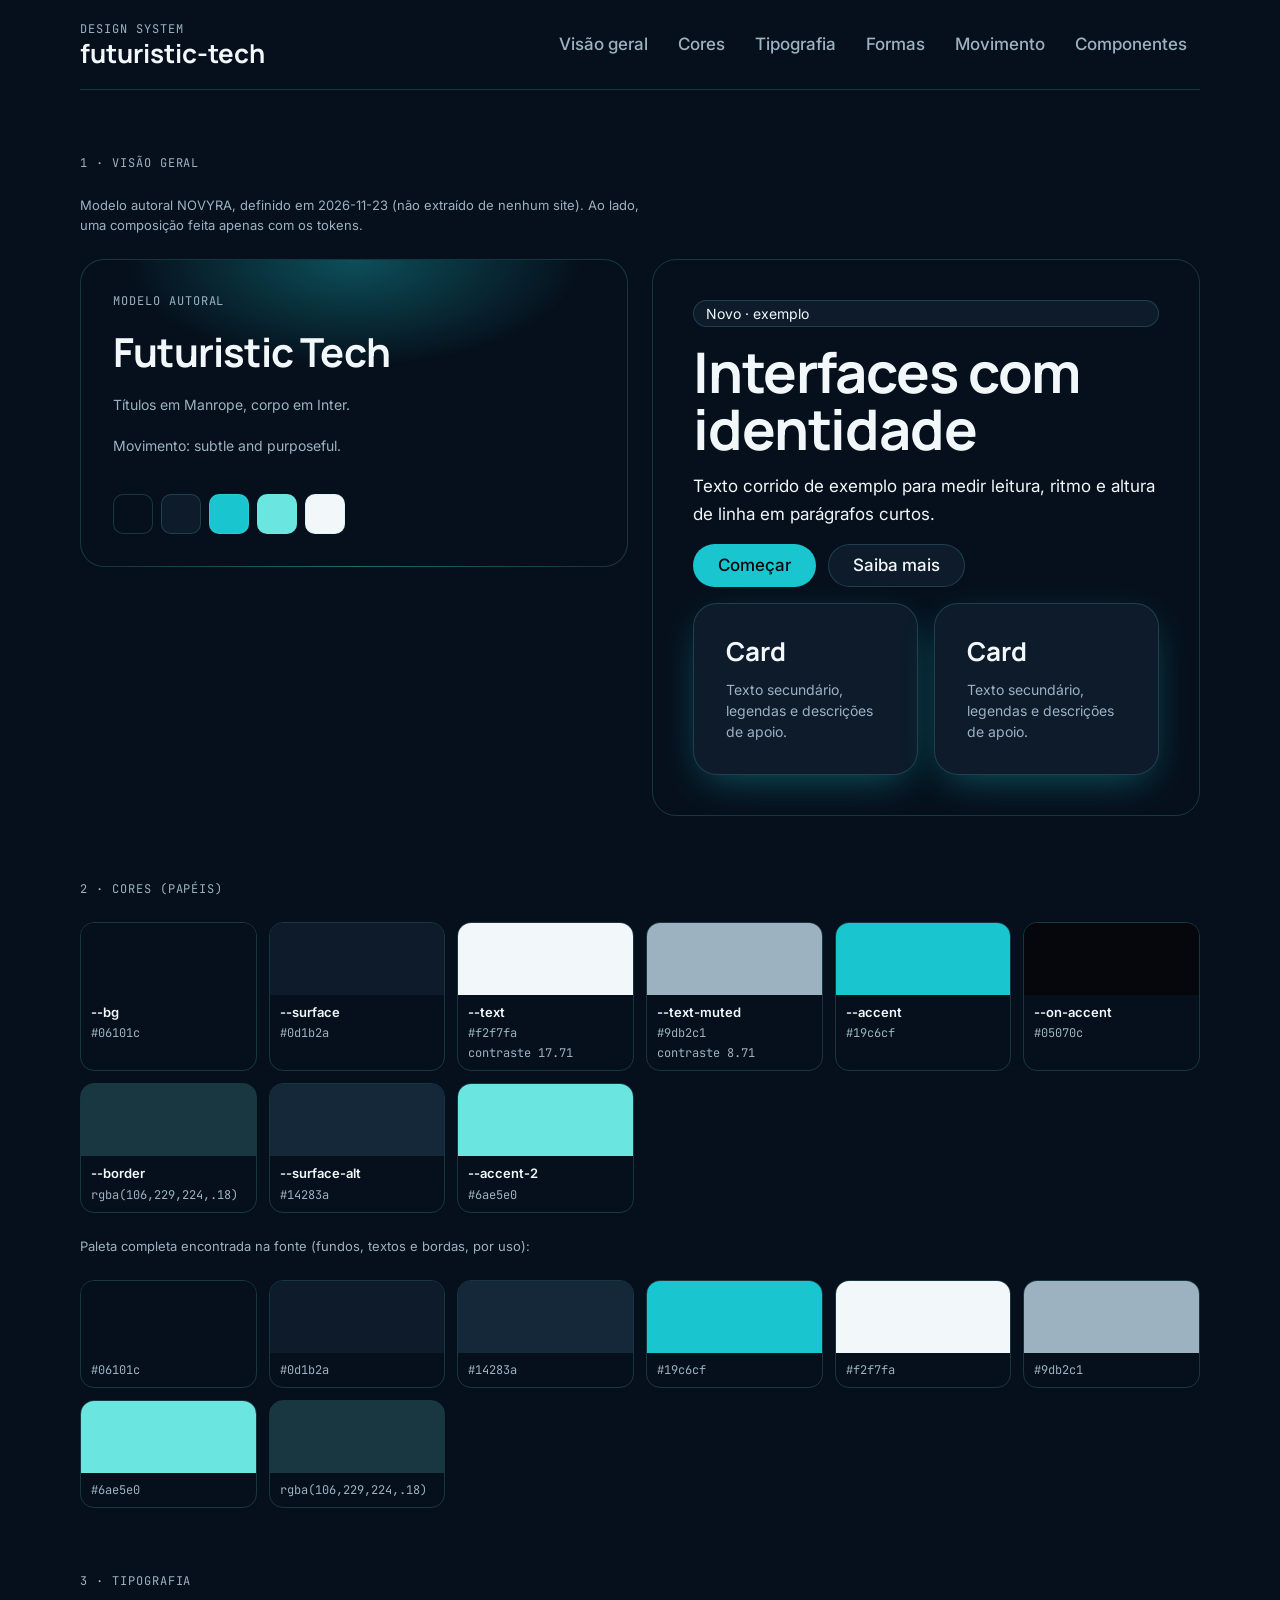
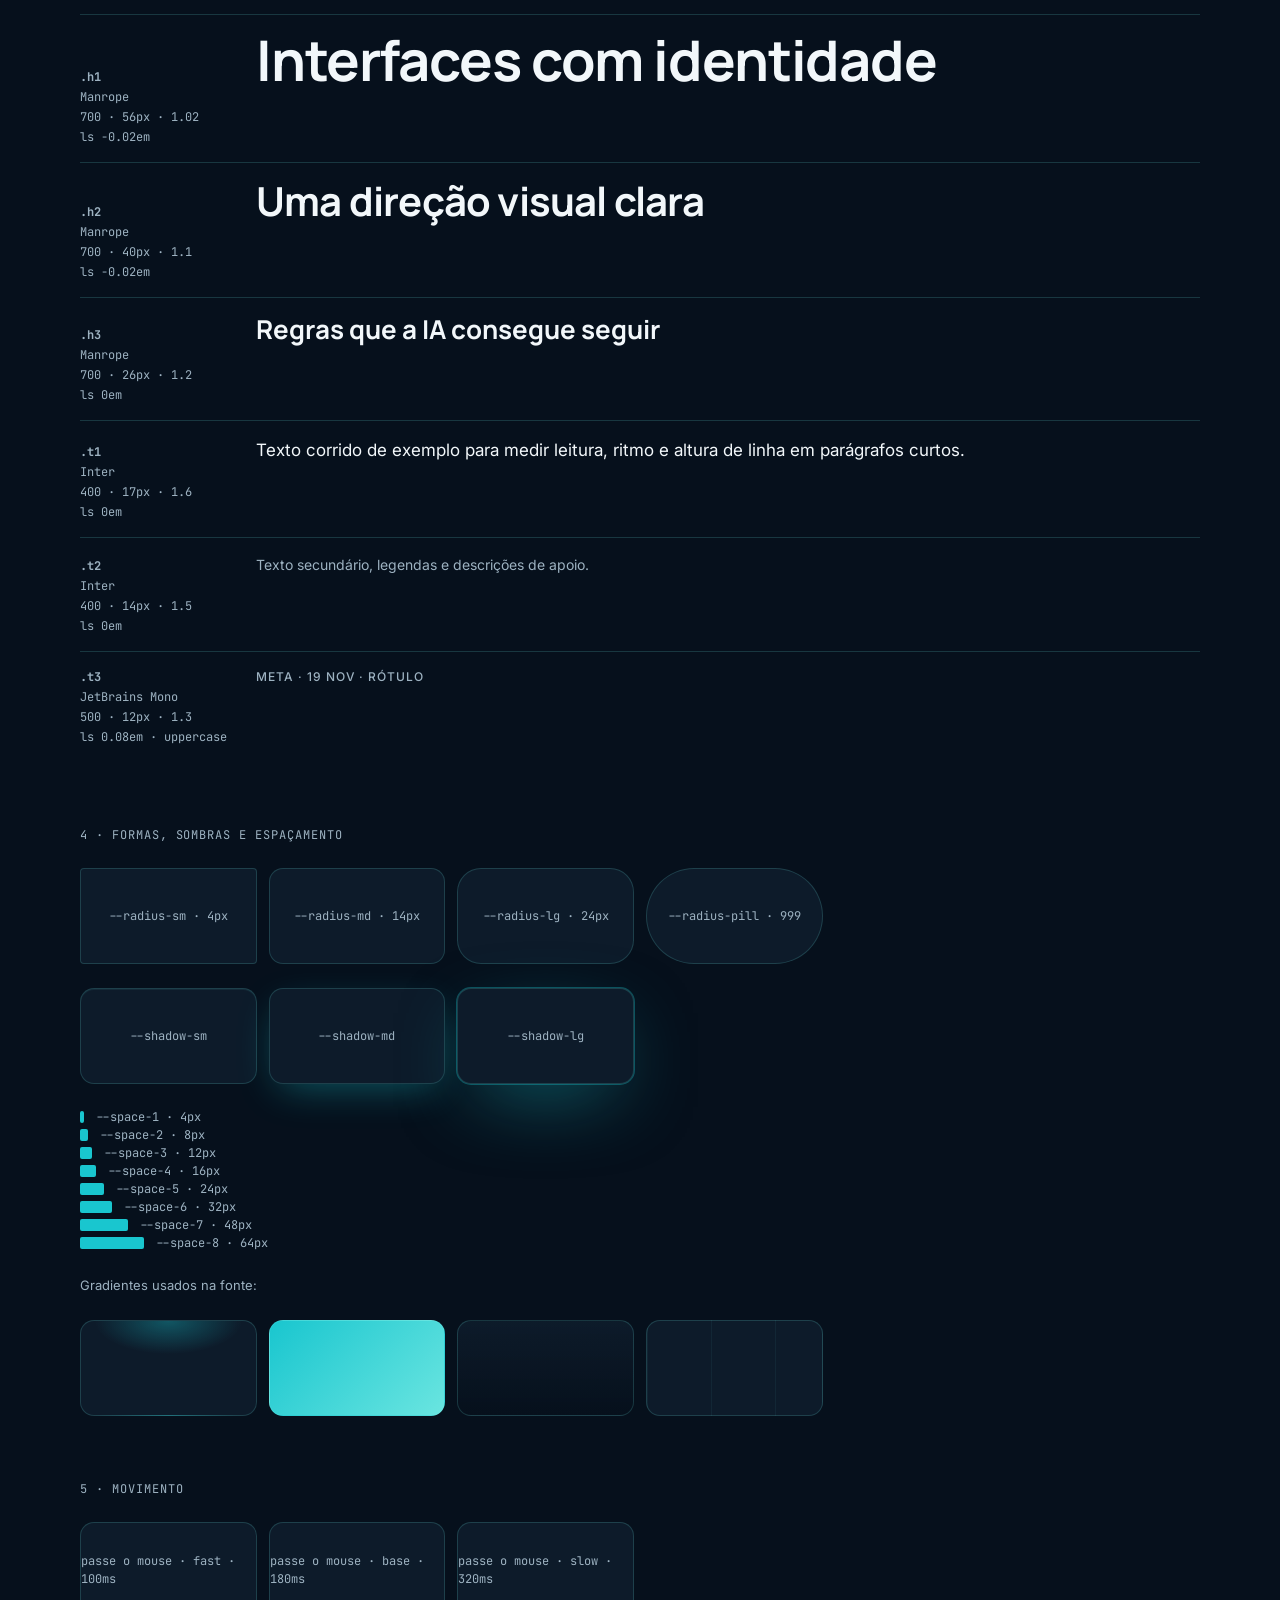
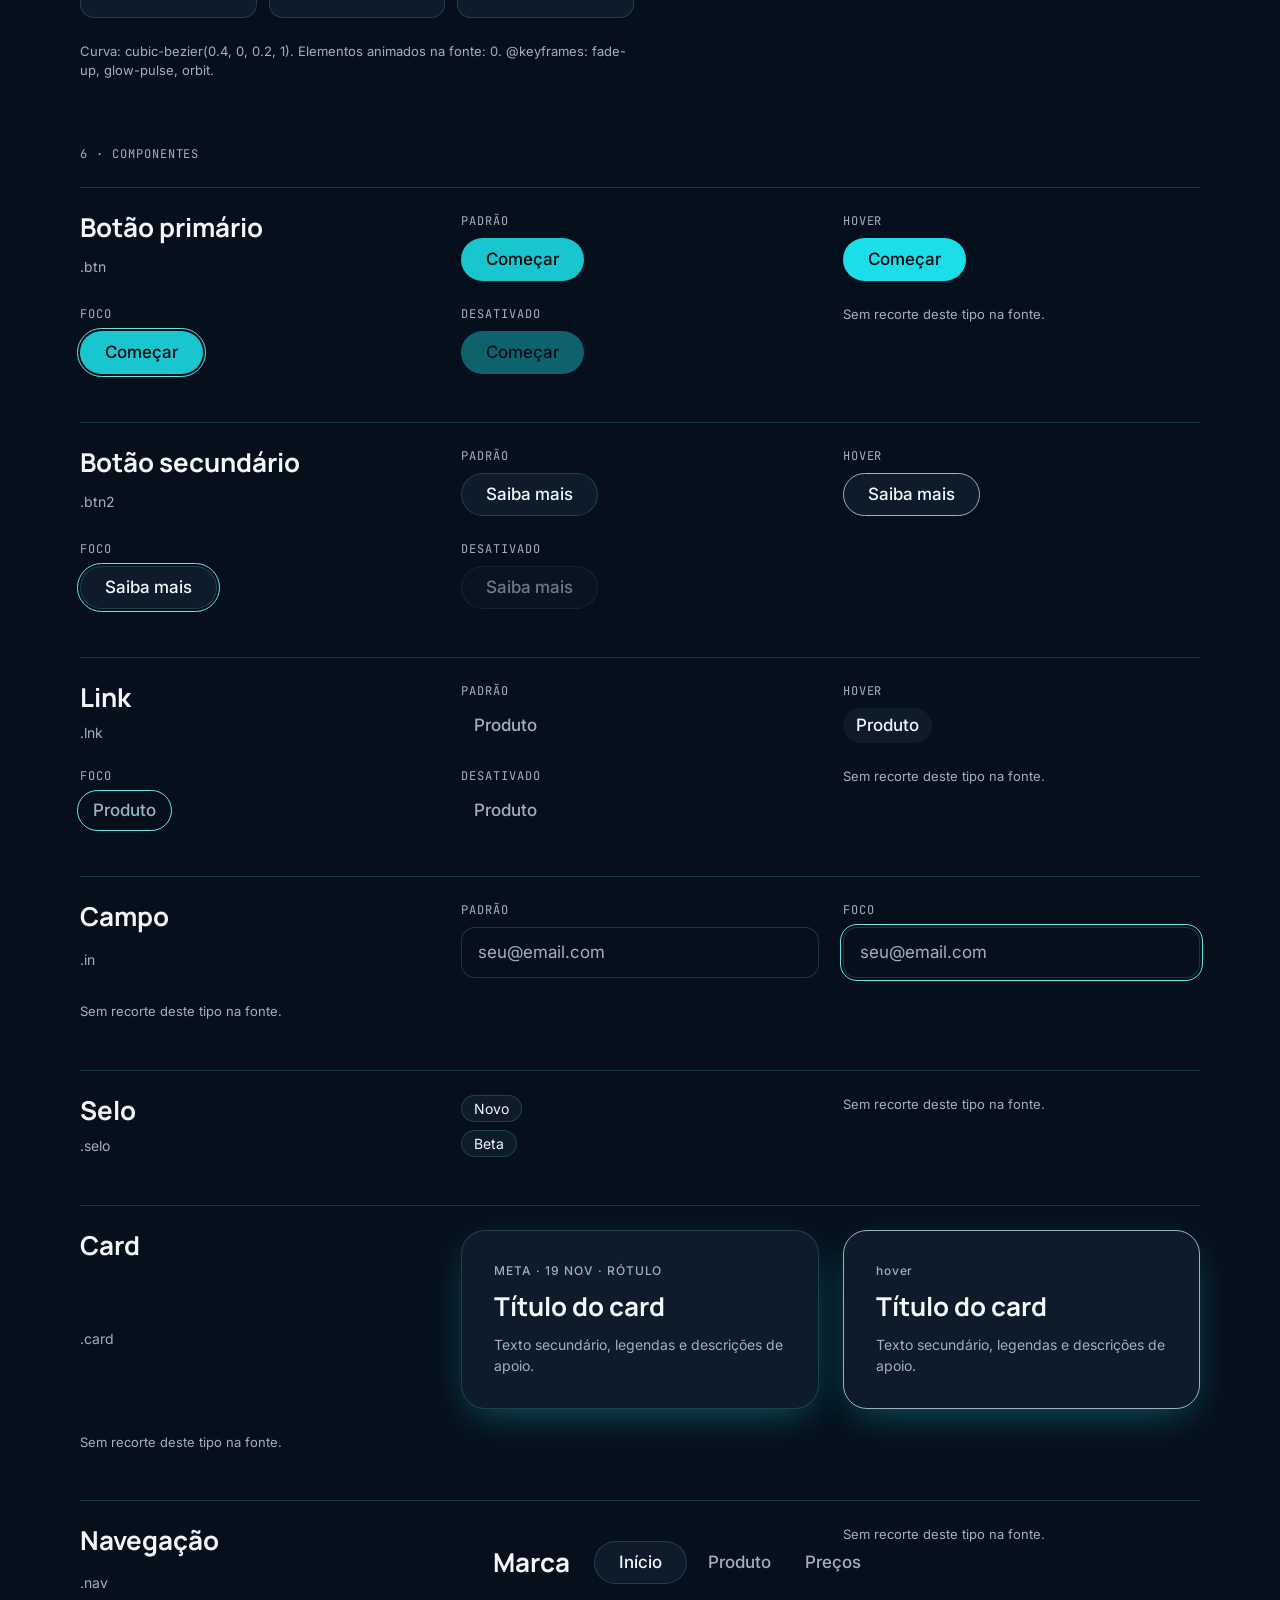
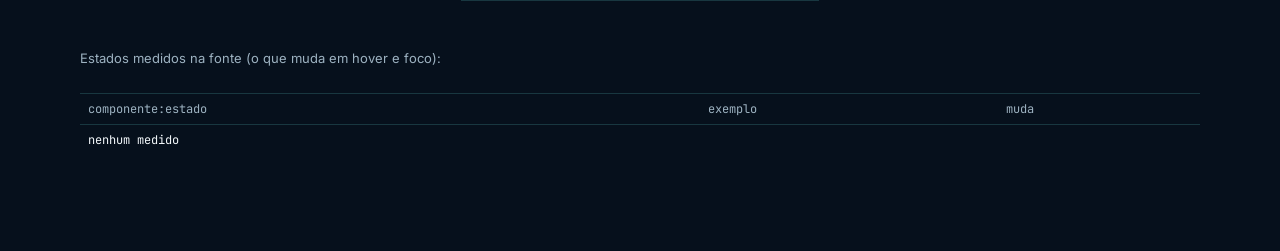
<file: runtime/design-systems/futuristic-tech/design-system.html>
<!doctype html>
<html lang="pt-BR">
<head>
  <meta charset="utf-8">
  <meta name="viewport" content="width=device-width, initial-scale=1">
  <title>Design system · futuristic-tech</title>
  <link rel="stylesheet" href="https://fonts.googleapis.com/css2?family=Manrope:wght@400;500;600;700&display=swap">
  <link rel="stylesheet" href="https://fonts.googleapis.com/css2?family=Inter:wght@400;500;600;700&display=swap">
  <link rel="stylesheet" href="https://fonts.googleapis.com/css2?family=JetBrains+Mono:wght@400;500;600;700&display=swap">
  <link rel="stylesheet" href="tokens.css">
  <link rel="stylesheet" href="assets/componentes.css">
  <link rel="stylesheet" href="assets/catalogo.css">
</head>
<body>
<div class="cat">
  <header class="cat-topo">
    <div>
      <p class="cat-rot">design system</p>
      <p class="h3">futuristic-tech</p>
    </div>
    <nav class="cat-indice" aria-label="Seções">
      <a class="lnk" href="#visao">Visão geral</a><a class="lnk" href="#cores">Cores</a>
      <a class="lnk" href="#tipografia">Tipografia</a><a class="lnk" href="#formas">Formas</a>
      <a class="lnk" href="#movimento">Movimento</a><a class="lnk" href="#componentes">Componentes</a>
    </nav>
  </header>

  <section class="cat-sec" id="visao">
    <p class="cat-rot">1 · visão geral</p>
    <p class="cat-nota">Modelo autoral NOVYRA, definido em 2026-11-23 (não extraído de nenhum site). Ao lado, uma composição feita apenas com os tokens.</p>
    <div class="cat-dupla">
      <div class="cat-palco grad-0"><p class="cat-rot">modelo autoral</p><p class="h2">Futuristic Tech</p><p class="t2">Títulos em Manrope, corpo em Inter.</p><p class="t2">Movimento: subtle and purposeful.</p><div class="sw-linha"><span class="sw-bg" title="--bg"></span><span class="sw-surface" title="--surface"></span><span class="sw-accent" title="--accent"></span><span class="sw-accent-2" title="--accent-2"></span><span class="sw-text" title="--text"></span></div></div>
      <div class="ex-hero">
        <span class="selo">Novo · exemplo</span>
        <h1 class="h1">Interfaces com identidade</h1>
        <p class="t1">Texto corrido de exemplo para medir leitura, ritmo e altura de linha em parágrafos curtos.</p>
        <div class="cat-linha"><a class="btn" href="#componentes">Começar</a><a class="btn2" href="#cores">Saiba mais</a></div>
        <div class="ex-card-grid">
          <article class="card"><h3 class="h3">Card</h3><p class="t2">Texto secundário, legendas e descrições de apoio.</p></article>
          <article class="card"><h3 class="h3">Card</h3><p class="t2">Texto secundário, legendas e descrições de apoio.</p></article>
        </div>
      </div>
    </div>
  </section>

  <section class="cat-sec" id="cores">
    <p class="cat-rot">2 · cores (papéis)</p>
    <div class="cat-grade"><div class="sw"><div class="sw-cor sw-bg"></div><div class="sw-txt"><b>--bg</b><span>#06101c</span></div></div><div class="sw"><div class="sw-cor sw-surface"></div><div class="sw-txt"><b>--surface</b><span>#0d1b2a</span></div></div><div class="sw"><div class="sw-cor sw-text"></div><div class="sw-txt"><b>--text</b><span>#f2f7fa</span><span>contraste 17.71</span></div></div><div class="sw"><div class="sw-cor sw-text-muted"></div><div class="sw-txt"><b>--text-muted</b><span>#9db2c1</span><span>contraste 8.71</span></div></div><div class="sw"><div class="sw-cor sw-accent"></div><div class="sw-txt"><b>--accent</b><span>#19c6cf</span></div></div><div class="sw"><div class="sw-cor sw-on-accent"></div><div class="sw-txt"><b>--on-accent</b><span>#05070c</span></div></div><div class="sw"><div class="sw-cor sw-border"></div><div class="sw-txt"><b>--border</b><span>rgba(106,229,224,.18)</span></div></div><div class="sw"><div class="sw-cor sw-surface-alt"></div><div class="sw-txt"><b>--surface-alt</b><span>#14283a</span></div></div><div class="sw"><div class="sw-cor sw-accent-2"></div><div class="sw-txt"><b>--accent-2</b><span>#6ae5e0</span></div></div></div>
    <p class="cat-nota">Paleta completa encontrada na fonte (fundos, textos e bordas, por uso):</p>
    <div class="cat-grade"><div class="sw"><div class="sw-cor pal-0"></div><div class="sw-txt"><span>#06101c</span></div></div><div class="sw"><div class="sw-cor pal-1"></div><div class="sw-txt"><span>#0d1b2a</span></div></div><div class="sw"><div class="sw-cor pal-2"></div><div class="sw-txt"><span>#14283a</span></div></div><div class="sw"><div class="sw-cor pal-3"></div><div class="sw-txt"><span>#19c6cf</span></div></div><div class="sw"><div class="sw-cor pal-4"></div><div class="sw-txt"><span>#f2f7fa</span></div></div><div class="sw"><div class="sw-cor pal-5"></div><div class="sw-txt"><span>#9db2c1</span></div></div><div class="sw"><div class="sw-cor pal-6"></div><div class="sw-txt"><span>#6ae5e0</span></div></div><div class="sw"><div class="sw-cor pal-7"></div><div class="sw-txt"><span>rgba(106,229,224,.18)</span></div></div></div>
  </section>

  <section class="cat-sec" id="tipografia">
    <p class="cat-rot">3 · tipografia</p>
    <div><div class="tipo"><div class="tipo-meta"><b>.h1</b><span>Manrope</span><span>700 · 56px · 1.02</span><span>ls -0.02em</span></div><p class="h1">Interfaces com identidade</p></div><div class="tipo"><div class="tipo-meta"><b>.h2</b><span>Manrope</span><span>700 · 40px · 1.1</span><span>ls -0.02em</span></div><p class="h2">Uma direção visual clara</p></div><div class="tipo"><div class="tipo-meta"><b>.h3</b><span>Manrope</span><span>700 · 26px · 1.2</span><span>ls 0em</span></div><p class="h3">Regras que a IA consegue seguir</p></div><div class="tipo"><div class="tipo-meta"><b>.t1</b><span>Inter</span><span>400 · 17px · 1.6</span><span>ls 0em</span></div><p class="t1">Texto corrido de exemplo para medir leitura, ritmo e altura de linha em parágrafos curtos.</p></div><div class="tipo"><div class="tipo-meta"><b>.t2</b><span>Inter</span><span>400 · 14px · 1.5</span><span>ls 0em</span></div><p class="t2">Texto secundário, legendas e descrições de apoio.</p></div><div class="tipo"><div class="tipo-meta"><b>.t3</b><span>JetBrains Mono</span><span>500 · 12px · 1.3</span><span>ls 0.08em · uppercase</span></div><p class="t3">META · 19 NOV · RÓTULO</p></div></div>
    
  </section>

  <section class="cat-sec" id="formas">
    <p class="cat-rot">4 · formas, sombras e espaçamento</p>
    <div class="cat-grade"><div class="forma r-sm">--radius-sm · 4px</div><div class="forma r-md">--radius-md · 14px</div><div class="forma r-lg">--radius-lg · 24px</div><div class="forma r-pill">--radius-pill · 999</div></div>
    <div class="cat-grade"><div class="forma sh-0">--shadow-sm</div><div class="forma sh-1">--shadow-md</div><div class="forma sh-2">--shadow-lg</div></div>
    <div><div class="esp"><i class="esp-1"></i>--space-1 · 4px</div><div class="esp"><i class="esp-2"></i>--space-2 · 8px</div><div class="esp"><i class="esp-3"></i>--space-3 · 12px</div><div class="esp"><i class="esp-4"></i>--space-4 · 16px</div><div class="esp"><i class="esp-5"></i>--space-5 · 24px</div><div class="esp"><i class="esp-6"></i>--space-6 · 32px</div><div class="esp"><i class="esp-7"></i>--space-7 · 48px</div><div class="esp"><i class="esp-8"></i>--space-8 · 64px</div></div>
    <p class="cat-nota">Gradientes usados na fonte:</p><div class="cat-grade"><div class="forma r-md grad-0"></div><div class="forma r-md grad-1"></div><div class="forma r-md grad-2"></div><div class="forma r-md grad-3"></div></div>
  </section>

  <section class="cat-sec" id="movimento">
    <p class="cat-rot">5 · movimento</p>
    <div class="cat-grade"><div class="mov mov-fast">passe o mouse · fast · 100ms</div><div class="mov mov-base">passe o mouse · base · 180ms</div><div class="mov mov-slow">passe o mouse · slow · 320ms</div></div>
    <p class="cat-nota">Curva: cubic-bezier(0.4, 0, 0.2, 1). Elementos animados na fonte: 0.
      @keyframes: fade-up, glow-pulse, orbit.</p>
  </section>

  <section class="cat-sec" id="componentes">
    <p class="cat-rot">6 · componentes</p>
    <div class="comp"><div class="estado"><p class="h3">Botão primário</p><p class="t2">.btn</p></div><div class="estado"><span class="cat-rot">padrão</span><button class="btn " type="button">Começar</button></div><div class="estado"><span class="cat-rot">hover</span><button class="btn is-hover" type="button">Começar</button></div><div class="estado"><span class="cat-rot">foco</span><button class="btn is-focus" type="button">Começar</button></div><div class="estado"><span class="cat-rot">desativado</span><button class="btn " type="button" disabled>Começar</button></div><p class="cat-nota">Sem recorte deste tipo na fonte.</p></div>
    <div class="comp"><div class="estado"><p class="h3">Botão secundário</p><p class="t2">.btn2</p></div><div class="estado"><span class="cat-rot">padrão</span><button class="btn2 " type="button">Saiba mais</button></div><div class="estado"><span class="cat-rot">hover</span><button class="btn2 is-hover" type="button">Saiba mais</button></div><div class="estado"><span class="cat-rot">foco</span><button class="btn2 is-focus" type="button">Saiba mais</button></div><div class="estado"><span class="cat-rot">desativado</span><button class="btn2 " type="button" disabled>Saiba mais</button></div></div>
    <div class="comp"><div class="estado"><p class="h3">Link</p><p class="t2">.lnk</p></div><div class="estado"><span class="cat-rot">padrão</span><button class="lnk " type="button">Produto</button></div><div class="estado"><span class="cat-rot">hover</span><button class="lnk is-hover" type="button">Produto</button></div><div class="estado"><span class="cat-rot">foco</span><button class="lnk is-focus" type="button">Produto</button></div><div class="estado"><span class="cat-rot">desativado</span><button class="lnk " type="button" disabled>Produto</button></div><p class="cat-nota">Sem recorte deste tipo na fonte.</p></div>
    <div class="comp"><div class="estado"><p class="h3">Campo</p><p class="t2">.in</p></div>
      <div class="estado"><span class="cat-rot">padrão</span><input class="in" placeholder="seu@email.com" aria-label="Exemplo de campo"></div>
      <div class="estado"><span class="cat-rot">foco</span><input class="in is-focus" placeholder="seu@email.com" aria-label="Exemplo de campo em foco"></div>
      <p class="cat-nota">Sem recorte deste tipo na fonte.</p></div>
    <div class="comp"><div class="estado"><p class="h3">Selo</p><p class="t2">.selo</p></div>
      <div class="estado"><span class="selo">Novo</span><span class="selo">Beta</span></div><p class="cat-nota">Sem recorte deste tipo na fonte.</p></div>
    <div class="comp"><div class="estado"><p class="h3">Card</p><p class="t2">.card</p></div>
      <article class="card"><span class="t3">META · 19 NOV · RÓTULO</span><h3 class="h3">Título do card</h3><p class="t2">Texto secundário, legendas e descrições de apoio.</p></article>
      <article class="card is-hover"><span class="t3">hover</span><h3 class="h3">Título do card</h3><p class="t2">Texto secundário, legendas e descrições de apoio.</p></article>
      <p class="cat-nota">Sem recorte deste tipo na fonte.</p></div>
    <div class="comp"><div class="estado"><p class="h3">Navegação</p><p class="t2">.nav</p></div>
      <header class="nav"><span class="h3">Marca</span><nav class="nav-links" aria-label="Exemplo">
        <a class="btn2" href="#visao">Início</a><a class="lnk" href="#cores">Produto</a><a class="lnk" href="#movimento">Preços</a></nav></header>
      <p class="cat-nota">Sem recorte deste tipo na fonte.</p></div>
    <p class="cat-nota">Estados medidos na fonte (o que muda em hover e foco):</p>
    <table class="tab"><tr><th>componente:estado</th><th>exemplo</th><th>muda</th></tr><tr><td colspan='3'>nenhum medido</td></tr></table>
  </section>
</div>
</body>
</html>
</file>
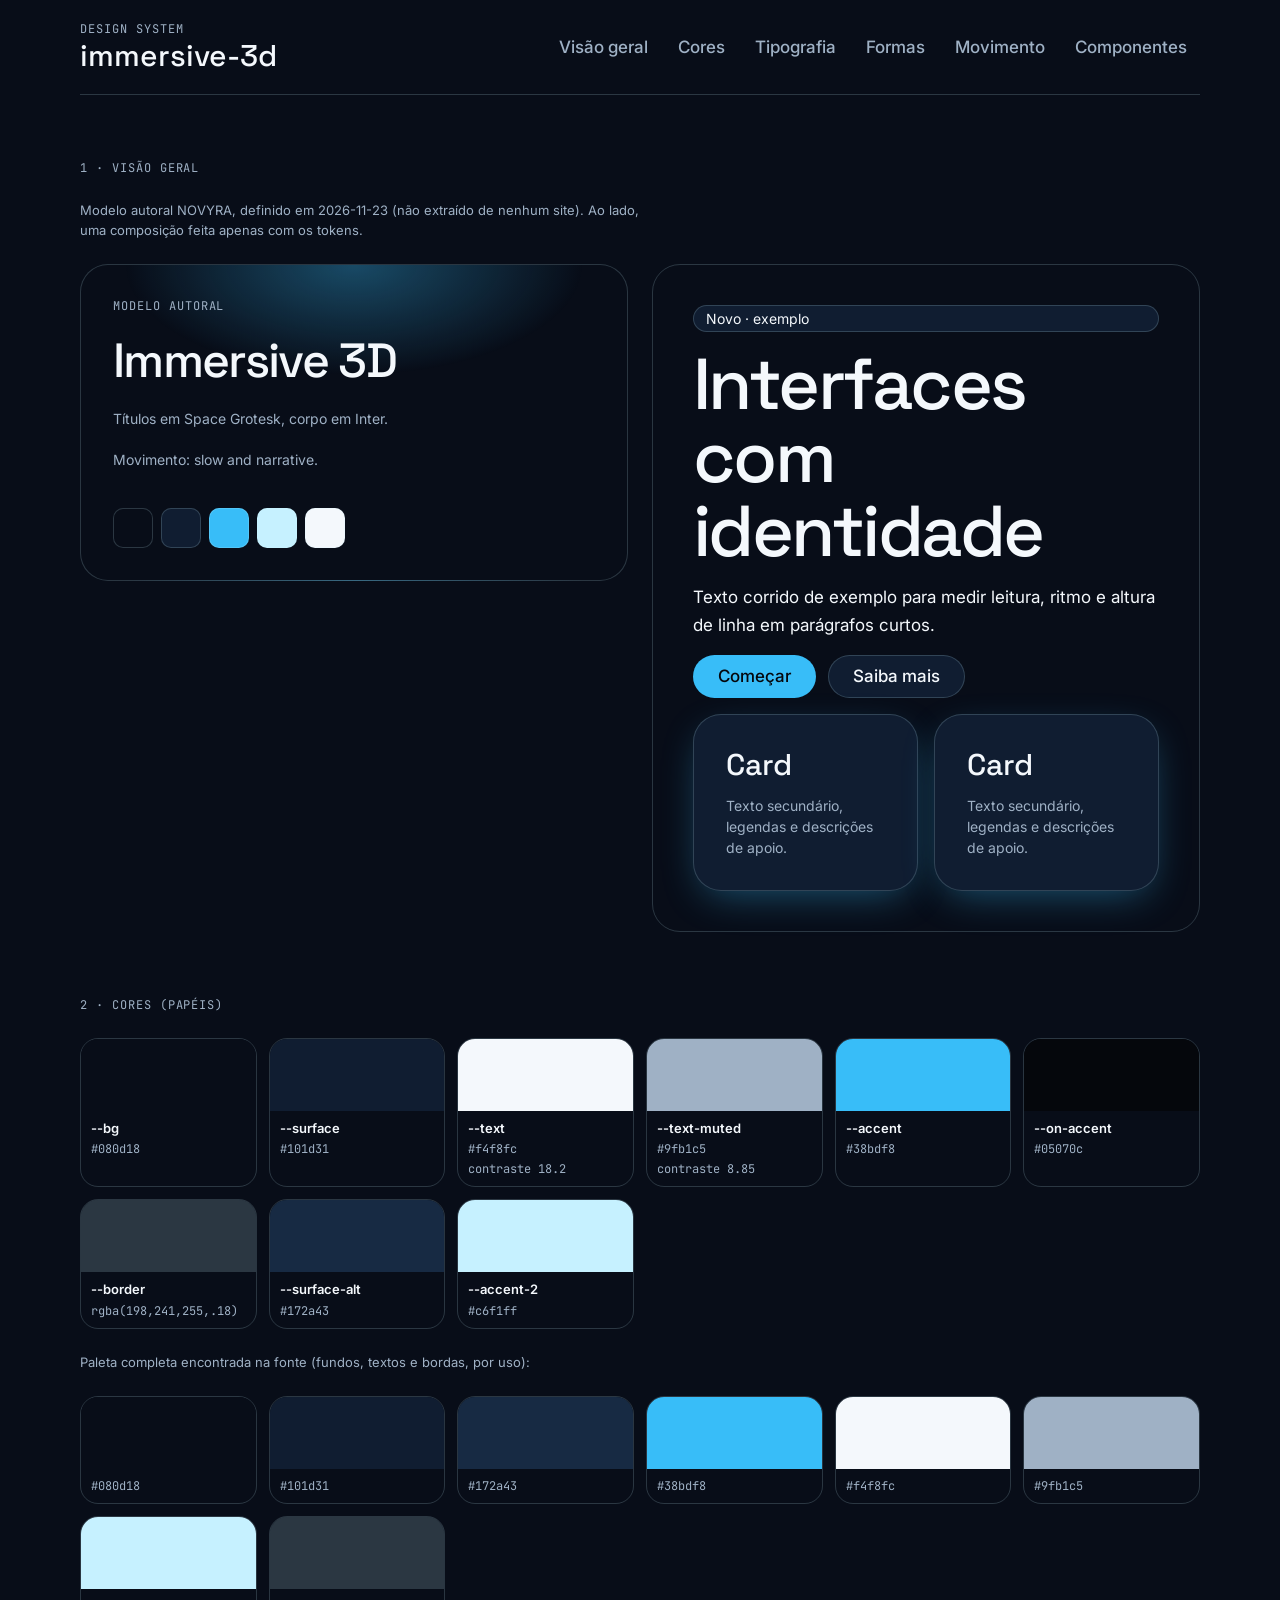
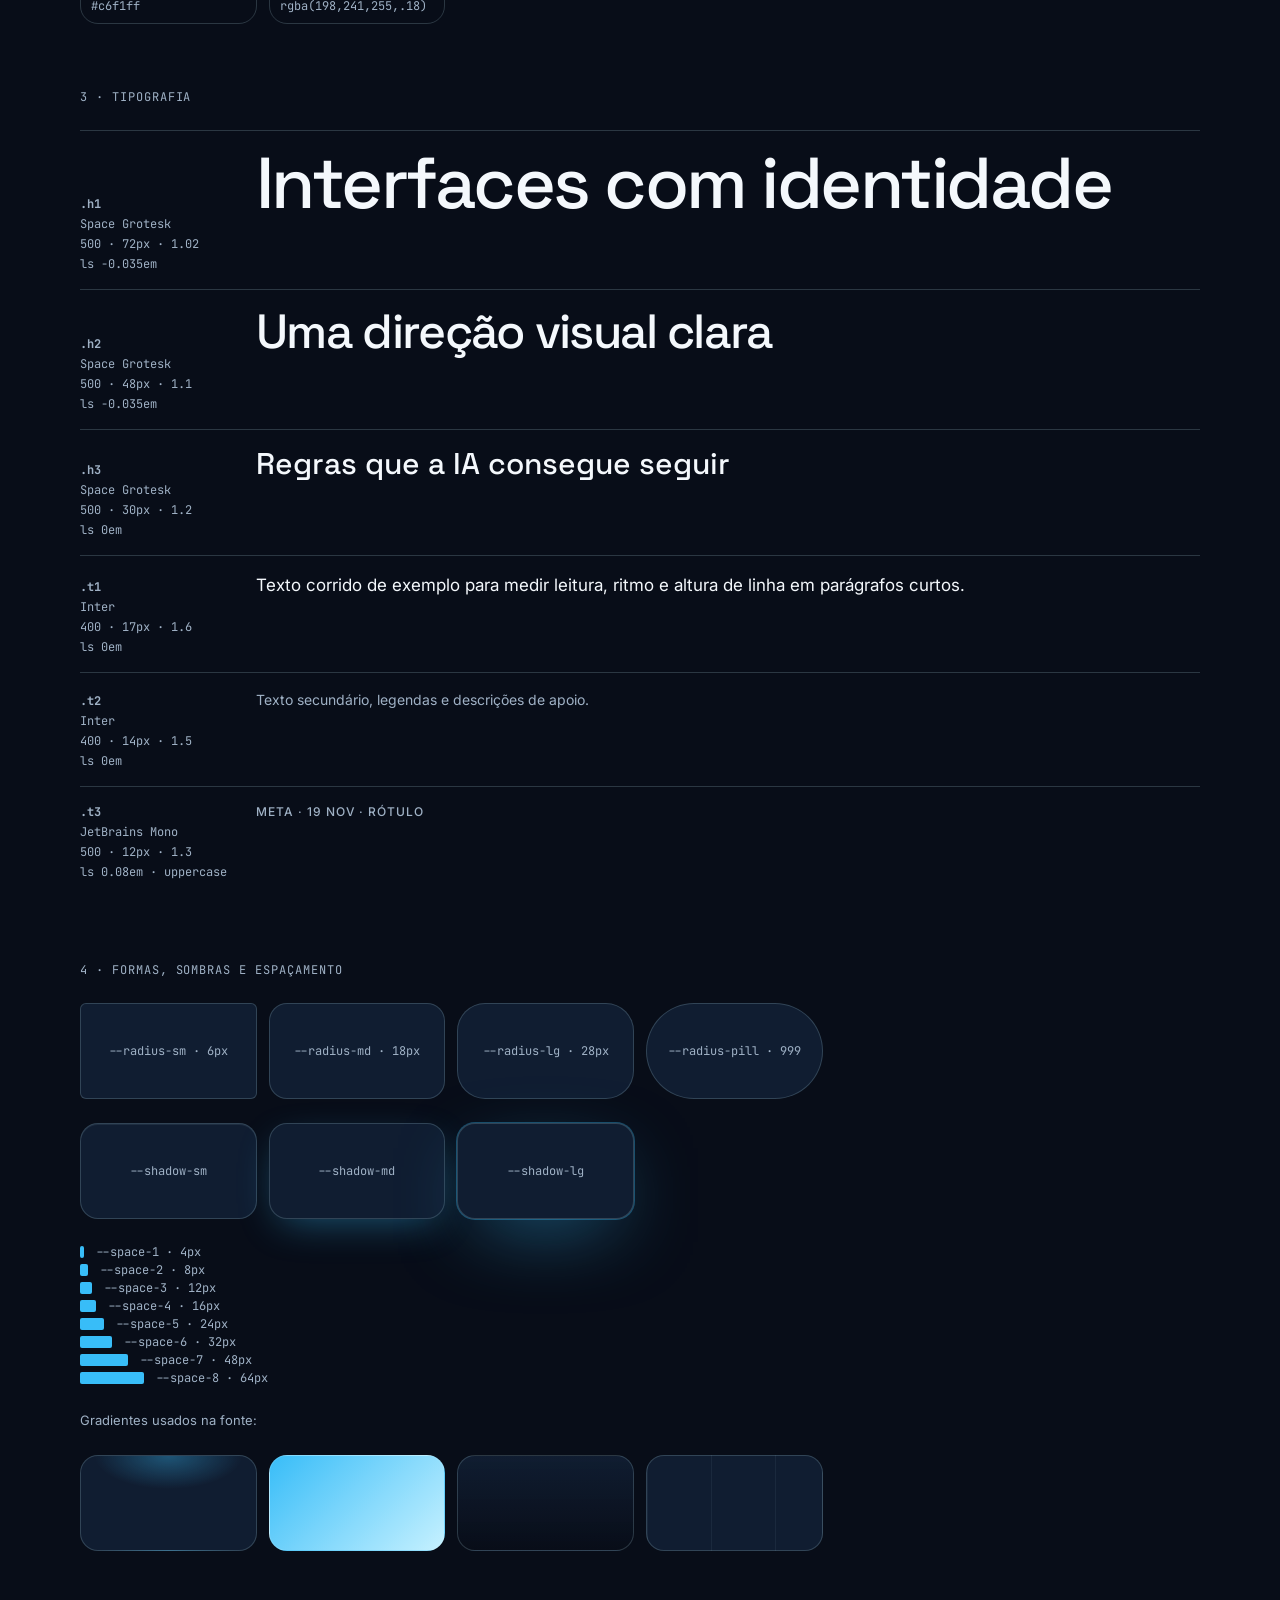
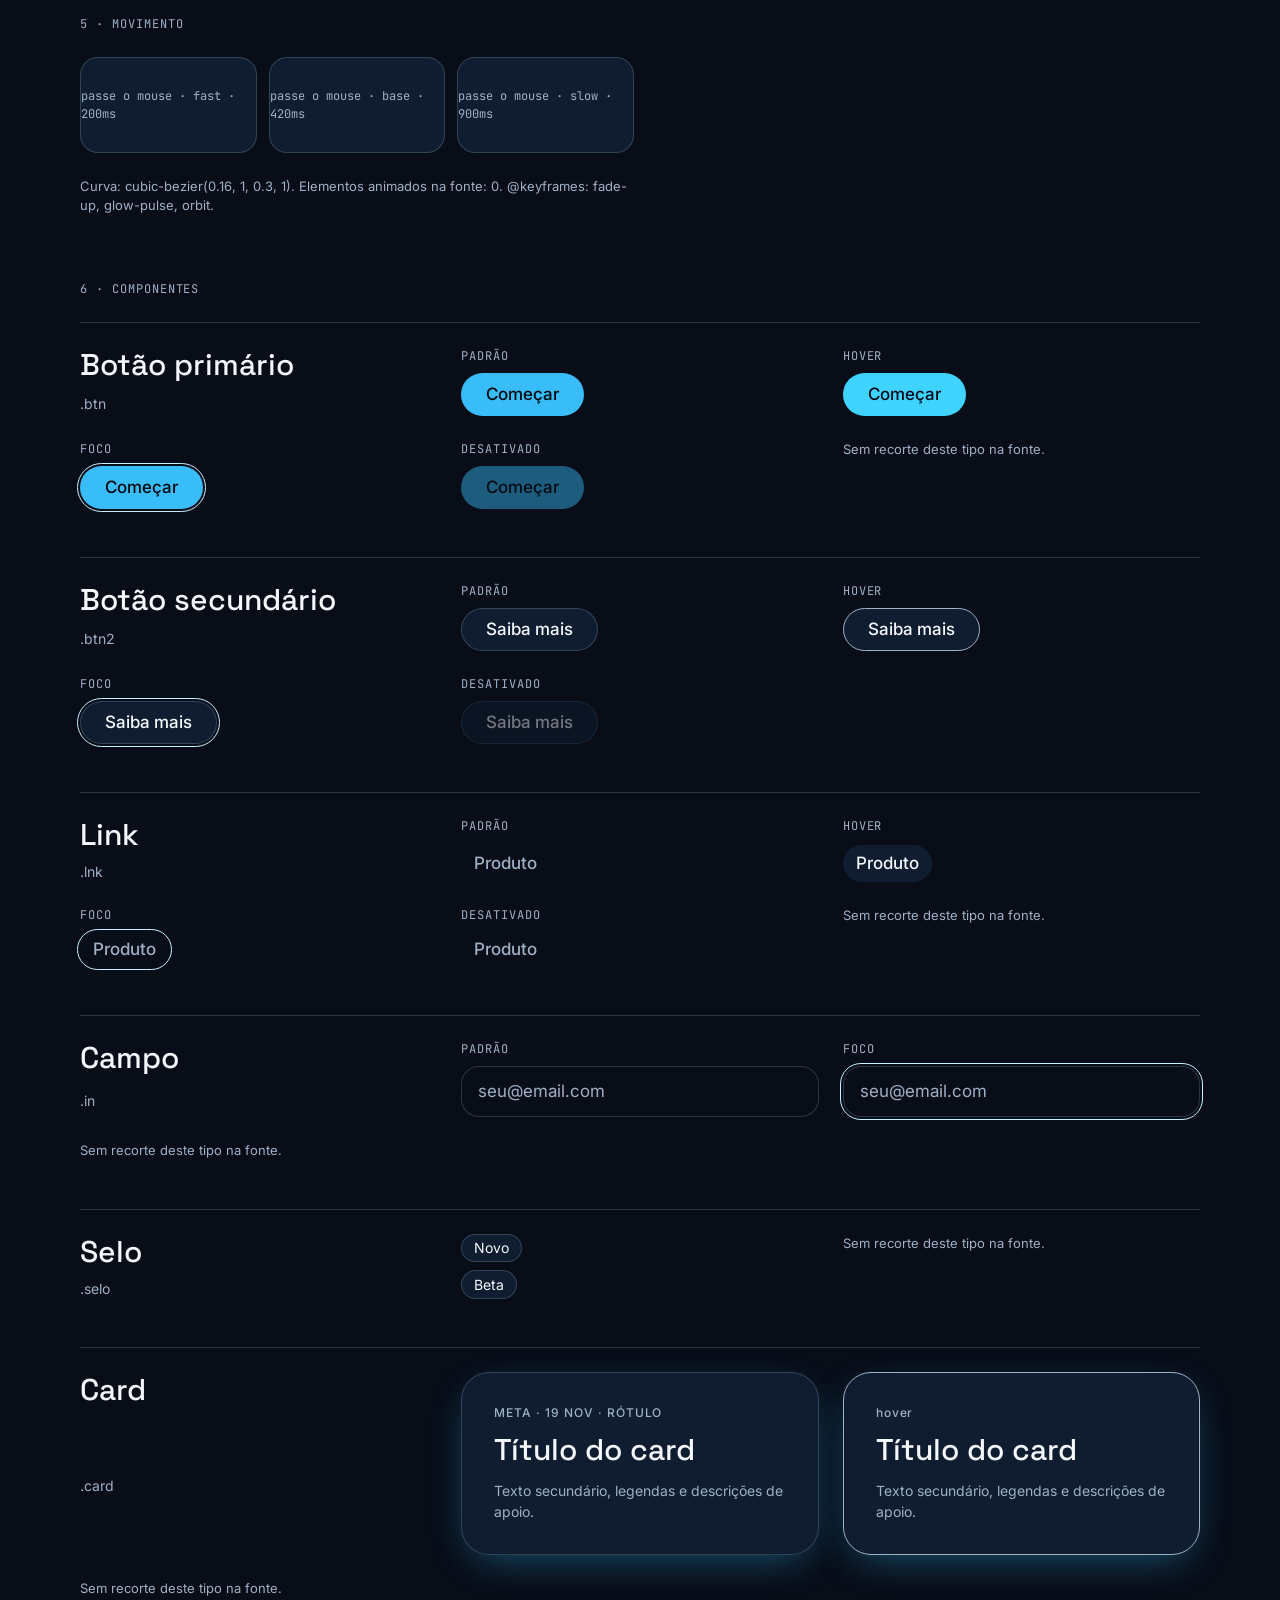
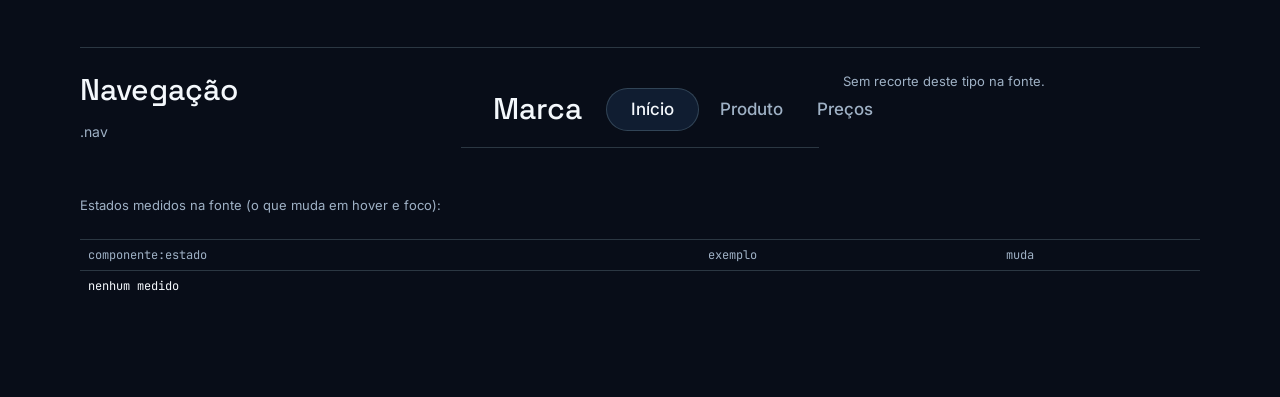
<file: runtime/design-systems/immersive-3d/design-system.html>
<!doctype html>
<html lang="pt-BR">
<head>
  <meta charset="utf-8">
  <meta name="viewport" content="width=device-width, initial-scale=1">
  <title>Design system · immersive-3d</title>
  <link rel="stylesheet" href="https://fonts.googleapis.com/css2?family=Space+Grotesk:wght@400;500;600;700&display=swap">
  <link rel="stylesheet" href="https://fonts.googleapis.com/css2?family=Inter:wght@400;500;600;700&display=swap">
  <link rel="stylesheet" href="https://fonts.googleapis.com/css2?family=JetBrains+Mono:wght@400;500;600;700&display=swap">
  <link rel="stylesheet" href="tokens.css">
  <link rel="stylesheet" href="assets/componentes.css">
  <link rel="stylesheet" href="assets/catalogo.css">
</head>
<body>
<div class="cat">
  <header class="cat-topo">
    <div>
      <p class="cat-rot">design system</p>
      <p class="h3">immersive-3d</p>
    </div>
    <nav class="cat-indice" aria-label="Seções">
      <a class="lnk" href="#visao">Visão geral</a><a class="lnk" href="#cores">Cores</a>
      <a class="lnk" href="#tipografia">Tipografia</a><a class="lnk" href="#formas">Formas</a>
      <a class="lnk" href="#movimento">Movimento</a><a class="lnk" href="#componentes">Componentes</a>
    </nav>
  </header>

  <section class="cat-sec" id="visao">
    <p class="cat-rot">1 · visão geral</p>
    <p class="cat-nota">Modelo autoral NOVYRA, definido em 2026-11-23 (não extraído de nenhum site). Ao lado, uma composição feita apenas com os tokens.</p>
    <div class="cat-dupla">
      <div class="cat-palco grad-0"><p class="cat-rot">modelo autoral</p><p class="h2">Immersive 3D</p><p class="t2">Títulos em Space Grotesk, corpo em Inter.</p><p class="t2">Movimento: slow and narrative.</p><div class="sw-linha"><span class="sw-bg" title="--bg"></span><span class="sw-surface" title="--surface"></span><span class="sw-accent" title="--accent"></span><span class="sw-accent-2" title="--accent-2"></span><span class="sw-text" title="--text"></span></div></div>
      <div class="ex-hero">
        <span class="selo">Novo · exemplo</span>
        <h1 class="h1">Interfaces com identidade</h1>
        <p class="t1">Texto corrido de exemplo para medir leitura, ritmo e altura de linha em parágrafos curtos.</p>
        <div class="cat-linha"><a class="btn" href="#componentes">Começar</a><a class="btn2" href="#cores">Saiba mais</a></div>
        <div class="ex-card-grid">
          <article class="card"><h3 class="h3">Card</h3><p class="t2">Texto secundário, legendas e descrições de apoio.</p></article>
          <article class="card"><h3 class="h3">Card</h3><p class="t2">Texto secundário, legendas e descrições de apoio.</p></article>
        </div>
      </div>
    </div>
  </section>

  <section class="cat-sec" id="cores">
    <p class="cat-rot">2 · cores (papéis)</p>
    <div class="cat-grade"><div class="sw"><div class="sw-cor sw-bg"></div><div class="sw-txt"><b>--bg</b><span>#080d18</span></div></div><div class="sw"><div class="sw-cor sw-surface"></div><div class="sw-txt"><b>--surface</b><span>#101d31</span></div></div><div class="sw"><div class="sw-cor sw-text"></div><div class="sw-txt"><b>--text</b><span>#f4f8fc</span><span>contraste 18.2</span></div></div><div class="sw"><div class="sw-cor sw-text-muted"></div><div class="sw-txt"><b>--text-muted</b><span>#9fb1c5</span><span>contraste 8.85</span></div></div><div class="sw"><div class="sw-cor sw-accent"></div><div class="sw-txt"><b>--accent</b><span>#38bdf8</span></div></div><div class="sw"><div class="sw-cor sw-on-accent"></div><div class="sw-txt"><b>--on-accent</b><span>#05070c</span></div></div><div class="sw"><div class="sw-cor sw-border"></div><div class="sw-txt"><b>--border</b><span>rgba(198,241,255,.18)</span></div></div><div class="sw"><div class="sw-cor sw-surface-alt"></div><div class="sw-txt"><b>--surface-alt</b><span>#172a43</span></div></div><div class="sw"><div class="sw-cor sw-accent-2"></div><div class="sw-txt"><b>--accent-2</b><span>#c6f1ff</span></div></div></div>
    <p class="cat-nota">Paleta completa encontrada na fonte (fundos, textos e bordas, por uso):</p>
    <div class="cat-grade"><div class="sw"><div class="sw-cor pal-0"></div><div class="sw-txt"><span>#080d18</span></div></div><div class="sw"><div class="sw-cor pal-1"></div><div class="sw-txt"><span>#101d31</span></div></div><div class="sw"><div class="sw-cor pal-2"></div><div class="sw-txt"><span>#172a43</span></div></div><div class="sw"><div class="sw-cor pal-3"></div><div class="sw-txt"><span>#38bdf8</span></div></div><div class="sw"><div class="sw-cor pal-4"></div><div class="sw-txt"><span>#f4f8fc</span></div></div><div class="sw"><div class="sw-cor pal-5"></div><div class="sw-txt"><span>#9fb1c5</span></div></div><div class="sw"><div class="sw-cor pal-6"></div><div class="sw-txt"><span>#c6f1ff</span></div></div><div class="sw"><div class="sw-cor pal-7"></div><div class="sw-txt"><span>rgba(198,241,255,.18)</span></div></div></div>
  </section>

  <section class="cat-sec" id="tipografia">
    <p class="cat-rot">3 · tipografia</p>
    <div><div class="tipo"><div class="tipo-meta"><b>.h1</b><span>Space Grotesk</span><span>500 · 72px · 1.02</span><span>ls -0.035em</span></div><p class="h1">Interfaces com identidade</p></div><div class="tipo"><div class="tipo-meta"><b>.h2</b><span>Space Grotesk</span><span>500 · 48px · 1.1</span><span>ls -0.035em</span></div><p class="h2">Uma direção visual clara</p></div><div class="tipo"><div class="tipo-meta"><b>.h3</b><span>Space Grotesk</span><span>500 · 30px · 1.2</span><span>ls 0em</span></div><p class="h3">Regras que a IA consegue seguir</p></div><div class="tipo"><div class="tipo-meta"><b>.t1</b><span>Inter</span><span>400 · 17px · 1.6</span><span>ls 0em</span></div><p class="t1">Texto corrido de exemplo para medir leitura, ritmo e altura de linha em parágrafos curtos.</p></div><div class="tipo"><div class="tipo-meta"><b>.t2</b><span>Inter</span><span>400 · 14px · 1.5</span><span>ls 0em</span></div><p class="t2">Texto secundário, legendas e descrições de apoio.</p></div><div class="tipo"><div class="tipo-meta"><b>.t3</b><span>JetBrains Mono</span><span>500 · 12px · 1.3</span><span>ls 0.08em · uppercase</span></div><p class="t3">META · 19 NOV · RÓTULO</p></div></div>
    
  </section>

  <section class="cat-sec" id="formas">
    <p class="cat-rot">4 · formas, sombras e espaçamento</p>
    <div class="cat-grade"><div class="forma r-sm">--radius-sm · 6px</div><div class="forma r-md">--radius-md · 18px</div><div class="forma r-lg">--radius-lg · 28px</div><div class="forma r-pill">--radius-pill · 999</div></div>
    <div class="cat-grade"><div class="forma sh-0">--shadow-sm</div><div class="forma sh-1">--shadow-md</div><div class="forma sh-2">--shadow-lg</div></div>
    <div><div class="esp"><i class="esp-1"></i>--space-1 · 4px</div><div class="esp"><i class="esp-2"></i>--space-2 · 8px</div><div class="esp"><i class="esp-3"></i>--space-3 · 12px</div><div class="esp"><i class="esp-4"></i>--space-4 · 16px</div><div class="esp"><i class="esp-5"></i>--space-5 · 24px</div><div class="esp"><i class="esp-6"></i>--space-6 · 32px</div><div class="esp"><i class="esp-7"></i>--space-7 · 48px</div><div class="esp"><i class="esp-8"></i>--space-8 · 64px</div></div>
    <p class="cat-nota">Gradientes usados na fonte:</p><div class="cat-grade"><div class="forma r-md grad-0"></div><div class="forma r-md grad-1"></div><div class="forma r-md grad-2"></div><div class="forma r-md grad-3"></div></div>
  </section>

  <section class="cat-sec" id="movimento">
    <p class="cat-rot">5 · movimento</p>
    <div class="cat-grade"><div class="mov mov-fast">passe o mouse · fast · 200ms</div><div class="mov mov-base">passe o mouse · base · 420ms</div><div class="mov mov-slow">passe o mouse · slow · 900ms</div></div>
    <p class="cat-nota">Curva: cubic-bezier(0.16, 1, 0.3, 1). Elementos animados na fonte: 0.
      @keyframes: fade-up, glow-pulse, orbit.</p>
  </section>

  <section class="cat-sec" id="componentes">
    <p class="cat-rot">6 · componentes</p>
    <div class="comp"><div class="estado"><p class="h3">Botão primário</p><p class="t2">.btn</p></div><div class="estado"><span class="cat-rot">padrão</span><button class="btn " type="button">Começar</button></div><div class="estado"><span class="cat-rot">hover</span><button class="btn is-hover" type="button">Começar</button></div><div class="estado"><span class="cat-rot">foco</span><button class="btn is-focus" type="button">Começar</button></div><div class="estado"><span class="cat-rot">desativado</span><button class="btn " type="button" disabled>Começar</button></div><p class="cat-nota">Sem recorte deste tipo na fonte.</p></div>
    <div class="comp"><div class="estado"><p class="h3">Botão secundário</p><p class="t2">.btn2</p></div><div class="estado"><span class="cat-rot">padrão</span><button class="btn2 " type="button">Saiba mais</button></div><div class="estado"><span class="cat-rot">hover</span><button class="btn2 is-hover" type="button">Saiba mais</button></div><div class="estado"><span class="cat-rot">foco</span><button class="btn2 is-focus" type="button">Saiba mais</button></div><div class="estado"><span class="cat-rot">desativado</span><button class="btn2 " type="button" disabled>Saiba mais</button></div></div>
    <div class="comp"><div class="estado"><p class="h3">Link</p><p class="t2">.lnk</p></div><div class="estado"><span class="cat-rot">padrão</span><button class="lnk " type="button">Produto</button></div><div class="estado"><span class="cat-rot">hover</span><button class="lnk is-hover" type="button">Produto</button></div><div class="estado"><span class="cat-rot">foco</span><button class="lnk is-focus" type="button">Produto</button></div><div class="estado"><span class="cat-rot">desativado</span><button class="lnk " type="button" disabled>Produto</button></div><p class="cat-nota">Sem recorte deste tipo na fonte.</p></div>
    <div class="comp"><div class="estado"><p class="h3">Campo</p><p class="t2">.in</p></div>
      <div class="estado"><span class="cat-rot">padrão</span><input class="in" placeholder="seu@email.com" aria-label="Exemplo de campo"></div>
      <div class="estado"><span class="cat-rot">foco</span><input class="in is-focus" placeholder="seu@email.com" aria-label="Exemplo de campo em foco"></div>
      <p class="cat-nota">Sem recorte deste tipo na fonte.</p></div>
    <div class="comp"><div class="estado"><p class="h3">Selo</p><p class="t2">.selo</p></div>
      <div class="estado"><span class="selo">Novo</span><span class="selo">Beta</span></div><p class="cat-nota">Sem recorte deste tipo na fonte.</p></div>
    <div class="comp"><div class="estado"><p class="h3">Card</p><p class="t2">.card</p></div>
      <article class="card"><span class="t3">META · 19 NOV · RÓTULO</span><h3 class="h3">Título do card</h3><p class="t2">Texto secundário, legendas e descrições de apoio.</p></article>
      <article class="card is-hover"><span class="t3">hover</span><h3 class="h3">Título do card</h3><p class="t2">Texto secundário, legendas e descrições de apoio.</p></article>
      <p class="cat-nota">Sem recorte deste tipo na fonte.</p></div>
    <div class="comp"><div class="estado"><p class="h3">Navegação</p><p class="t2">.nav</p></div>
      <header class="nav"><span class="h3">Marca</span><nav class="nav-links" aria-label="Exemplo">
        <a class="btn2" href="#visao">Início</a><a class="lnk" href="#cores">Produto</a><a class="lnk" href="#movimento">Preços</a></nav></header>
      <p class="cat-nota">Sem recorte deste tipo na fonte.</p></div>
    <p class="cat-nota">Estados medidos na fonte (o que muda em hover e foco):</p>
    <table class="tab"><tr><th>componente:estado</th><th>exemplo</th><th>muda</th></tr><tr><td colspan='3'>nenhum medido</td></tr></table>
  </section>
</div>
</body>
</html>
</file>
<file: examples/portal-novyra/assets/styles.css>
/* ==========================================================================
   styles.css — todo o CSS do site mora aqui (nada inline no HTML)
   Ordem: 1. tokens  2. reset  3. fundo  4. layout  5. regiões  6. tags tipadas
   ========================================================================== */

/* 1. Tokens do design system (preencher com cores amostradas da referência) */
:root {
  /* cores medidas na arte (amostrar_cores.py) */
  --bg: #02030a;
  --bg-2: #04050c;
  --surface: #0f1225;
  --surface-2: #181e3c;
  --line: #2d355d;
  --indigo: #434b7a;
  --lavanda: #7b81af;
  --glow: #fbfbf8;
  --estrela: #fef9e2;
  /* identidade NOVYRA (Future Lab) aplicada sobre a paleta da arte */
  --violeta: #8757ff;
  --ciano: #20d9f5;
  --magenta: #d946ef;
  --prata: #e5e7f0;
  --text: #eef0fb;
  --text-muted: #a7b0c4;
  --accent: var(--violeta);
  --on-accent: #ffffff;
  --border: rgba(123, 129, 175, 0.22);

  --radius-sm: 10px;
  --radius-md: 18px;
  --radius-lg: 28px;
  --shadow-md: 0 24px 60px -24px rgba(67, 75, 122, 0.7);
  --glow-md: 0 0 40px rgba(135, 87, 255, 0.45);

  --font-title: "Space Grotesk", system-ui, sans-serif;
  --font-body: "Inter", system-ui, sans-serif;
  --font-mono: "JetBrains Mono", ui-monospace, monospace;

  --space-1: 4px;
  --space-2: 8px;
  --space-3: 16px;
  --space-4: 24px;
  --space-5: 40px;
  --space-6: 72px;
  --container: 1200px;
}

/* 2. Reset curto */
*, *::before, *::after { box-sizing: border-box; }
* { margin: 0; }
html, body { min-height: 100%; }
body {
  font-family: var(--font-body);
  color: var(--text);
  background: var(--bg);
  line-height: 1.4;
  -webkit-font-smoothing: antialiased;
}
img, svg, video { display: block; max-width: 100%; }
button, input { font: inherit; color: inherit; }
a { color: inherit; text-decoration: none; }

/* 3. Fundo (etapa 2): a arte é a camada de fundo; o véu escurece só onde entra texto */
.bg-arte {
  position: fixed; inset: 0; z-index: -2;
  background: var(--bg) url("crops/vortex.jpg") center top / cover no-repeat;
}
.bg-veu {
  position: fixed; inset: 0; z-index: -1; pointer-events: none;
  background: transparent;
}
@media (min-width: 1024px), (min-width: 700px) and (orientation: landscape) {
  /* telas largas: a arte ocupa a metade direita, com foco no buraco negro, e se dissolve no fundo */
  .bg-arte { left: 44%; background-position: 50% 46%; }
  .bg-veu {
    left: 44%;
    background:
      linear-gradient(90deg, var(--bg) 0%, rgba(2, 3, 10, 0.55) 18%, rgba(2, 3, 10, 0) 42%),
      linear-gradient(0deg, var(--bg) 0%, rgba(2, 3, 10, 0) 22%);
  }
}

/* 4. Layout geral (etapa 3) */
html { scroll-behavior: smooth; }
body { line-height: 1.6; }
.nav, main, .rodape { width: min(var(--container), calc(100% - 40px)); margin-inline: auto; }
main { display: block; }
@media (prefers-reduced-motion: reduce) { html { scroll-behavior: auto; } * { transition: none !important; } }

/* 5. Regiões do wireframe (etapa 3) */
.nav { display: flex; align-items: center; gap: var(--space-4); padding: var(--space-4) 0; }
.logo { display: inline-flex; align-items: center; gap: 10px; font: 700 18px var(--font-title); letter-spacing: 0.2em; }
.logo-marca {
  width: 22px; height: 22px; border-radius: 50%;
  background: radial-gradient(circle at 50% 50%, var(--bg) 0 42%, var(--ciano) 46%, var(--violeta) 62%, transparent 72%);
  box-shadow: var(--glow-md);
}
.nav-links { display: flex; gap: var(--space-2); margin-left: auto; }

.hero { min-height: calc(100vh - 88px); display: flex; flex-direction: column; justify-content: center; gap: var(--space-4); max-width: 600px; padding: var(--space-5) 0 var(--space-6); }
.brilho { background: linear-gradient(90deg, var(--violeta), var(--ciano) 55%, var(--magenta)); -webkit-background-clip: text; background-clip: text; color: transparent; filter: drop-shadow(0 0 24px rgba(135, 87, 255, 0.45)); }
.acoes { display: flex; flex-wrap: wrap; gap: var(--space-3); }

.cmd {
  display: flex; align-items: center; gap: var(--space-3);
  padding: 14px 18px; border-radius: var(--radius-md);
  background: rgba(4, 5, 12, 0.78); border: 1px solid var(--border);
  backdrop-filter: blur(10px);
  overflow-x: auto;
}
.cmd code { font-family: var(--font-mono); color: var(--text); overflow-wrap: anywhere; min-width: 0; }
.hero > *, .secao > *, .card2 > * { min-width: 0; }
.cmd-rot { flex: none; font: 500 11px var(--font-mono); letter-spacing: 0.12em; text-transform: uppercase; color: var(--ciano); }

.secao { padding: var(--space-6) 0; display: grid; gap: var(--space-3); }
.etapas { list-style: none; padding: 0; display: grid; grid-template-columns: repeat(5, 1fr); gap: var(--space-3); margin-top: var(--space-4); }
.card {
  padding: var(--space-4); border-radius: var(--radius-md);
  background: linear-gradient(180deg, rgba(24, 30, 60, 0.75), rgba(15, 18, 37, 0.75));
  border: 1px solid var(--border); box-shadow: var(--shadow-md);
  backdrop-filter: blur(8px);
  display: grid; gap: var(--space-2); align-content: start;
}
.num { font: 600 13px var(--font-mono); color: var(--ciano); }
.agentes { display: grid; grid-template-columns: repeat(2, 1fr); gap: var(--space-4); margin-top: var(--space-4); max-width: 860px; }
.card2 {
  padding: var(--space-5); border-radius: var(--radius-lg);
  background: rgba(15, 18, 37, 0.7); border: 1px solid var(--border);
  backdrop-filter: blur(8px); display: grid; gap: var(--space-3);
}
.cmd-linha { font: 13px var(--font-mono); color: var(--ciano); padding: 10px 14px; border-radius: var(--radius-sm); background: rgba(2, 3, 10, 0.7); border: 1px solid var(--border); overflow-wrap: anywhere; }
.estreito { max-width: 640px; }
.instalar { display: grid; gap: var(--space-3); max-width: 860px; margin-top: var(--space-3); }
.rodape { padding: var(--space-5) 0; border-top: 1px solid var(--border); }

/* telas em pé (celular, tablet em pé): a arte fica atrás do hero, como na referência */
@media (max-width: 699px), (max-width: 1023px) and (orientation: portrait) {
  .bg-veu { background: linear-gradient(180deg, rgba(2, 3, 10, 0) 0%, rgba(2, 3, 10, 0) 46%, rgba(2, 3, 10, 0.88) 70%, var(--bg) 86%); }
  .hero { min-height: auto; padding-top: 52vh; }
}
/* larguras intermediárias em paisagem: texto à esquerda, mais estreito, sobre o véu */
@media (min-width: 700px) and (max-width: 1023px) and (orientation: landscape) {
  .hero { max-width: 56%; }
  .h1 { font-size: clamp(40px, 6vw, 60px); }
}
@media (max-width: 1023px) {
  .etapas { grid-template-columns: repeat(auto-fit, minmax(200px, 1fr)); }
  .agentes { grid-template-columns: 1fr; }
}
@media (max-width: 640px) {
  .nav-links { display: none; }
  .nav .btn2 { margin-left: auto; }
  .hero { padding-top: 46vh; }
}

/* camadas A/B/C e modelos futuristas */
.camadas { display: grid; grid-template-columns: repeat(3, 1fr); gap: var(--space-3); margin-top: var(--space-4); }
.selo { justify-self: start; font: 500 11px var(--font-mono); letter-spacing: 0.1em; text-transform: uppercase; padding: 4px 10px; border-radius: 999px; border: 1px solid var(--border); color: var(--prata); }
.selo-a { border-color: rgba(32, 217, 245, 0.45); color: var(--ciano); }
.selo-b { border-color: rgba(135, 87, 255, 0.55); color: #b59bff; }
.selo-c { border-color: rgba(217, 70, 239, 0.5); color: #e98af6; }
.modelos { display: grid; grid-template-columns: repeat(4, 1fr); gap: var(--space-3); margin-top: var(--space-4); }
.paleta { display: flex; height: 44px; border-radius: var(--radius-sm); overflow: hidden; border: 1px solid var(--border); }
.paleta span { flex: 1; }
.p-novyra-1 { background: #080b16; } .p-novyra-2 { background: #8757ff; } .p-novyra-3 { background: #20d9f5; } .p-novyra-4 { background: #d946ef; }
.p-imersivo-1 { background: #080d18; } .p-imersivo-2 { background: #38bdf8; } .p-imersivo-3 { background: #c6f1ff; } .p-imersivo-4 { background: #172a43; }
.p-scifi-1 { background: #05070c; } .p-scifi-2 { background: #20d9f5; } .p-scifi-3 { background: #8ceeff; } .p-scifi-4 { background: #172432; }
.p-tech-1 { background: #06101c; } .p-tech-2 { background: #19c6cf; } .p-tech-3 { background: #6ae5e0; } .p-tech-4 { background: #14283a; }
.credito { margin-top: var(--space-2); }
@media (max-width: 1023px) {
  .camadas { grid-template-columns: 1fr; }
  .modelos { grid-template-columns: repeat(auto-fit, minmax(220px, 1fr)); }
}

/* 6. Tags tipadas (etapa 3) */
.h1 { font: 600 clamp(44px, 6.4vw, 84px)/1.02 var(--font-title); letter-spacing: -0.035em; }
.h2 { font: 600 clamp(30px, 3.6vw, 46px)/1.1 var(--font-title); letter-spacing: -0.025em; max-width: 760px; }
.h3 { font: 600 18px/1.25 var(--font-title); }
.t1 { font-size: 18px; color: var(--text-muted); }
.t2 { font-size: 14px; color: var(--text-muted); }
.t3 { font: 500 12px var(--font-mono); letter-spacing: 0.18em; text-transform: uppercase; color: var(--ciano); }
.btn, .btn2, .lnk { display: inline-flex; align-items: center; transition: background-color 160ms ease, color 160ms ease, box-shadow 160ms ease, border-color 160ms ease; }
.btn { padding: 13px 22px; border-radius: 999px; background: var(--accent); color: var(--on-accent); font-weight: 600; box-shadow: var(--glow-md); }
.btn:hover { background: #9a70ff; box-shadow: 0 0 56px rgba(135, 87, 255, 0.7); }
.btn2 { padding: 12px 20px; border-radius: 999px; border: 1px solid var(--border); background: rgba(15, 18, 37, 0.6); color: var(--text); font-weight: 500; }
.btn2:hover { border-color: var(--ciano); }
.lnk { padding: 8px 12px; border-radius: 999px; color: var(--text-muted); font-size: 14px; }
.lnk:hover { color: var(--text); }
.btn:focus-visible, .btn2:focus-visible, .lnk:focus-visible, .logo:focus-visible { outline: 2px solid var(--accent); outline-offset: 3px; }
</file>
<file: runtime/design-systems/bio-data-mono/tokens.css>
/* Tokens do modelo autoral NOVYRA 'bio-data-mono' em 2026-11-23.
   Gerado por extrair_tokens.py. Ajuste em tokens.json e rode de novo com --sem-recalcular. */
:root {
  /* cores */
  --bg: #000000;
  --surface: #0b0c0e;
  --text: #dfe3ea;
  --text-muted: #8a9099;
  --accent: #dfe3ea;
  --on-accent: #05070c;
  --border: rgba(223,227,234,.16);
  --surface-alt: #15171a;
  --accent-2: #9fb4c8;

  /* tipografia */
  --font-title: "Inter", system-ui, sans-serif;
  --font-body: "Inter", system-ui, sans-serif;
  --font-mono: "JetBrains Mono", ui-monospace, monospace;
  --fs-h1: 64px; --fw-h1: 300; --lh-h1: 1.02; --ls-h1: -0.02em;
  --fs-h2: 48px; --fw-h2: 300; --lh-h2: 1.1; --ls-h2: -0.02em;
  --fs-h3: 22px; --fw-h3: 300; --lh-h3: 1.2; --ls-h3: 0em;
  --fs-t1: 17px; --fw-t1: 400; --lh-t1: 1.6; --ls-t1: 0em;
  --fs-t2: 14px; --fw-t2: 400; --lh-t2: 1.5; --ls-t2: 0em;
  --fs-t3: 12px; --fw-t3: 500; --lh-t3: 1.3; --ls-t3: 0.08em;

  /* formas */
  --radius-sm: 4px;
  --radius-md: 2px;
  --radius-lg: 12px;
  --radius-pill: 999px;
  --shadow-sm: 0 0 0 1px rgba(223, 227, 234, 0.16);
  --shadow-md: 0 0 0 1px rgba(223, 227, 234, 0.28);
  --shadow-lg: 0 0 40px rgba(223, 227, 234, 0.12);
  --space-1: 4px;
  --space-2: 8px;
  --space-3: 12px;
  --space-4: 16px;
  --space-5: 24px;
  --space-6: 32px;
  --space-7: 48px;
  --space-8: 64px;

  /* movimento */
  --dur-fast: 240ms;
  --dur-base: 600ms;
  --dur-slow: 1400ms;
  --ease: cubic-bezier(0.25, 1, 0.5, 1);
  --focus-ring: 2px #9fb4c8;
}
</file>
<file: runtime/design-systems/bio-data-mono/assets/componentes.css>
/* ==========================================================================
   componentes.css — componentes do design system, só com tokens (tokens.css).
   Ponto de partida gerado; refine com os estados medidos na fonte (ver catálogo).
   ========================================================================== */

/* tags tipadas (mesmos nomes do wireframe do /criar-site) */
.h1, .h2, .h3 { font-family: var(--font-title); color: var(--text); }
.h1 { font-size: var(--fs-h1); font-weight: var(--fw-h1); line-height: var(--lh-h1); letter-spacing: var(--ls-h1); }
.h2 { font-size: var(--fs-h2); font-weight: var(--fw-h2); line-height: var(--lh-h2); letter-spacing: var(--ls-h2); }
.h3 { font-size: var(--fs-h3); font-weight: var(--fw-h3); line-height: var(--lh-h3); letter-spacing: var(--ls-h3); }
.t1, .t2, .t3 { font-family: var(--font-body); }
.t1 { font-size: var(--fs-t1); font-weight: var(--fw-t1); line-height: var(--lh-t1); letter-spacing: var(--ls-t1); color: var(--text); }
.t2 { font-size: var(--fs-t2); font-weight: var(--fw-t2); line-height: var(--lh-t2); letter-spacing: var(--ls-t2); color: var(--text-muted); }
.t3 { font-size: var(--fs-t3); font-weight: var(--fw-t3); line-height: var(--lh-t3); letter-spacing: var(--ls-t3); color: var(--text-muted); }

/* botões: .btn primário, .btn2 secundário, .lnk link de navegação */
.btn, .btn2, .lnk {
  display: inline-flex; align-items: center; gap: var(--space-2);
  font-family: var(--font-body); font-size: var(--fs-t1); font-weight: 500; line-height: 1;
  border: 1px solid transparent; cursor: pointer; text-decoration: none;
  transition: background-color var(--dur-base) var(--ease), color var(--dur-base) var(--ease),
              border-color var(--dur-base) var(--ease), box-shadow var(--dur-base) var(--ease),
              transform var(--dur-fast) var(--ease);
}
.btn  { padding: var(--space-3) var(--space-5); border-radius: var(--radius-md); background: var(--accent); color: var(--on-accent); }
.btn2 { padding: var(--space-3) var(--space-5); border-radius: var(--radius-md); background: var(--surface); color: var(--text); border-color: var(--border); }
.lnk  { padding: var(--space-2) var(--space-3); border-radius: var(--radius-md); background: transparent; color: var(--text-muted); }
.btn:hover, .btn.is-hover   { filter: brightness(1.12); }
.btn2:hover, .btn2.is-hover { border-color: var(--text-muted); }
.lnk:hover, .lnk.is-hover   { color: var(--text); background: var(--surface); }
.btn:focus-visible, .btn2:focus-visible, .lnk:focus-visible, .in:focus-visible,
.btn.is-focus, .btn2.is-focus, .lnk.is-focus, .in.is-focus { outline: 1px solid #9fb4c8; outline-offset: 2px; }
.btn:disabled, .btn2:disabled, .is-disabled { opacity: 0.45; cursor: not-allowed; filter: none; }

/* campo */
.in {
  width: 100%; padding: var(--space-3) var(--space-4);
  font: inherit; font-size: var(--fs-t1); color: var(--text);
  background: var(--bg); border: 1px solid var(--border); border-radius: var(--radius-md);
  transition: border-color var(--dur-base) var(--ease);
}
.in::placeholder { color: var(--text-muted); }

/* selo */
.selo {
  display: inline-flex; align-items: center; padding: 2px var(--space-3);
  font-size: var(--fs-t2); color: var(--text); background: var(--surface);
  border: 1px solid var(--border); border-radius: var(--radius-pill);
}

/* card */
.card {
  display: flex; flex-direction: column; gap: var(--space-3);
  padding: var(--space-6); background: var(--surface);
  border: 1px solid var(--border); border-radius: var(--radius-lg); box-shadow: var(--shadow-md);
  transition: transform var(--dur-base) var(--ease), border-color var(--dur-base) var(--ease);
}
.card:hover, .card.is-hover { border-color: var(--text-muted); }

/* nav */
.nav {
  display: flex; align-items: center; justify-content: space-between; gap: var(--space-5);
  padding: var(--space-4) var(--space-6); background: var(--bg); border-bottom: 1px solid var(--border);
}
.nav-links { display: flex; gap: var(--space-2); }
</file>
<file: runtime/design-systems/bio-data-mono/assets/catalogo.css>
/* catalogo.css — layout do catálogo (não copiar para sites) */
*, *::before, *::after { box-sizing: border-box; }
* { margin: 0; }
body { background: var(--bg); color: var(--text); font-family: var(--font-body); line-height: 1.5; -webkit-font-smoothing: antialiased; }
img { display: block; max-width: 100%; }
.cat { max-width: 1200px; margin: 0 auto; padding: 0 clamp(16px, 4vw, 40px) 96px; }
.cat-topo { display: flex; justify-content: space-between; align-items: center; gap: 16px; flex-wrap: wrap;
  padding: 20px 0; border-bottom: 1px solid var(--border); position: sticky; top: 0; background: var(--bg); z-index: 5; }
.cat-indice { display: flex; gap: 4px; flex-wrap: wrap; }
.cat-sec { padding-top: 64px; display: grid; gap: 24px; scroll-margin-top: 72px; }
.cat-rot { font-family: var(--font-mono); font-size: 12px; color: var(--text-muted); text-transform: uppercase; letter-spacing: 0.08em; }
.cat-nota { font-size: 13px; color: var(--text-muted); max-width: 70ch; }
.cat-dupla { display: grid; grid-template-columns: repeat(auto-fit, minmax(320px, 1fr)); gap: 24px; align-items: start; }
.cat-moldura { border: 1px solid var(--border); border-radius: var(--radius-md); overflow: hidden; }
.cat-palco { padding: 32px; border: 1px solid var(--border); border-radius: var(--radius-lg); display: grid; gap: 20px; }
.cat-linha { display: flex; gap: 12px; flex-wrap: wrap; align-items: center; }
.cat-grade { display: grid; grid-template-columns: repeat(auto-fill, minmax(150px, 1fr)); gap: 12px; }
.sw { border: 1px solid var(--border); border-radius: var(--radius-md); overflow: hidden; font-size: 12px; }
.sw-cor { height: 72px; }
.sw-txt { padding: 8px 10px; display: grid; gap: 2px; }
.sw-txt b { font-weight: 600; font-size: 13px; }
.sw-txt span { color: var(--text-muted); font-family: var(--font-mono); }
.tipo { display: grid; grid-template-columns: 160px 1fr; gap: 16px; padding: 16px 0; border-top: 1px solid var(--border); align-items: baseline; }
.tipo-meta { font-family: var(--font-mono); font-size: 12px; color: var(--text-muted); display: grid; gap: 2px; }
.forma { height: 96px; display: grid; place-items: center; background: var(--surface); border: 1px solid var(--border);
  font-family: var(--font-mono); font-size: 12px; color: var(--text-muted); }
.esp { display: flex; align-items: center; gap: 12px; font-family: var(--font-mono); font-size: 12px; color: var(--text-muted); }
.esp i { display: block; height: 12px; background: var(--accent); border-radius: 2px; }
.mov { height: 96px; display: grid; place-items: center; background: var(--surface); border: 1px solid var(--border);
  border-radius: var(--radius-md); font-family: var(--font-mono); font-size: 12px; color: var(--text-muted); cursor: default; }
.mov-fast { transition: transform var(--dur-fast) var(--ease); }
.mov-base { transition: transform var(--dur-base) var(--ease); }
.mov-slow { transition: transform var(--dur-slow) var(--ease); }
.mov:hover { transform: translateY(-6px); }
.comp { display: grid; grid-template-columns: repeat(auto-fit, minmax(280px, 1fr)); gap: 24px; padding: 24px 0; border-top: 1px solid var(--border); }
.estado { display: grid; gap: 8px; justify-items: start; }
.fonte-rec { border: 1px dashed var(--border); border-radius: var(--radius-sm); padding: 8px; display: grid; gap: 8px; max-width: 100%; }
.fonte-rec img { max-height: 220px; width: auto; }
.tab { width: 100%; border-collapse: collapse; font-family: var(--font-mono); font-size: 12px; }
.tab td, .tab th { text-align: left; padding: 6px 8px; border-top: 1px solid var(--border); vertical-align: top; }
.tab th { color: var(--text-muted); font-weight: 400; }
.ex-hero { display: grid; gap: 16px; padding: 40px; border: 1px solid var(--border); border-radius: var(--radius-lg); }
.ex-card-grid { display: grid; grid-template-columns: repeat(auto-fit, minmax(200px, 1fr)); gap: 16px; }

/* amostras geradas */
.sw-bg { background: var(--bg); }
.sw-surface { background: var(--surface); }
.sw-text { background: var(--text); }
.sw-text-muted { background: var(--text-muted); }
.sw-accent { background: var(--accent); }
.sw-on-accent { background: var(--on-accent); }
.sw-border { background: var(--border); }
.sw-surface-alt { background: var(--surface-alt); }
.sw-accent-2 { background: var(--accent-2); }
.sw-linha { display: flex; gap: 8px; margin-top: 18px; }
.sw-linha span { width: 40px; height: 40px; border-radius: 10px; border: 1px solid var(--border); }
.pal-0 { background: #000000; }
.pal-1 { background: #0b0c0e; }
.pal-2 { background: #15171a; }
.pal-3 { background: #dfe3ea; }
.pal-4 { background: #8a9099; }
.pal-5 { background: #9fb4c8; }
.pal-6 { background: rgba(223,227,234,.16); }
.r-sm { border-radius: var(--radius-sm); }
.r-md { border-radius: var(--radius-md); }
.r-lg { border-radius: var(--radius-lg); }
.r-pill { border-radius: var(--radius-pill); }
.sh-0 { box-shadow: var(--shadow-sm); border-radius: var(--radius-md); }
.sh-1 { box-shadow: var(--shadow-md); border-radius: var(--radius-md); }
.sh-2 { box-shadow: var(--shadow-lg); border-radius: var(--radius-md); }
.esp-1 { width: var(--space-1); }
.esp-2 { width: var(--space-2); }
.esp-3 { width: var(--space-3); }
.esp-4 { width: var(--space-4); }
.esp-5 { width: var(--space-5); }
.esp-6 { width: var(--space-6); }
.esp-7 { width: var(--space-7); }
.esp-8 { width: var(--space-8); }
.grad-0 { background-image: radial-gradient(60% 50% at 50% 0%, rgba(223, 227, 234, 0.35) 0%, rgba(0, 0, 0, 0) 70%); }
.grad-1 { background-image: linear-gradient(135deg, #DFE3EA 0%, #9FB4C8 100%); }
.grad-2 { background-image: linear-gradient(180deg, rgba(11, 12, 14, 0.9) 0%, rgba(0, 0, 0, 1) 100%); }
.grad-3 { background-image: repeating-linear-gradient(90deg, rgba(159, 180, 200, 0.06) 0px, rgba(159, 180, 200, 0.06) 1px, rgba(0, 0, 0, 0) 1px, rgba(0, 0, 0, 0) 64px); }
</file>
<file: runtime/design-systems/cinematic-sci-fi/tokens.css>
/* Tokens do modelo autoral NOVYRA 'cinematic-sci-fi' em 2026-11-23.
   Gerado por extrair_tokens.py. Ajuste em tokens.json e rode de novo com --sem-recalcular. */
:root {
  /* cores */
  --bg: #05070c;
  --surface: #101722;
  --text: #f5f8fc;
  --text-muted: #98a7b8;
  --accent: #20d9f5;
  --on-accent: #05070c;
  --border: rgba(32,217,245,.2);
  --surface-alt: #172432;
  --accent-2: #8ceeff;

  /* tipografia */
  --font-title: "Bebas Neue", system-ui, sans-serif;
  --font-body: "Exo 2", system-ui, sans-serif;
  --font-mono: "JetBrains Mono", ui-monospace, monospace;
  --fs-h1: 84px; --fw-h1: 400; --lh-h1: 1.02; --ls-h1: 0.02em;
  --fs-h2: 52px; --fw-h2: 400; --lh-h2: 1.1; --ls-h2: 0.02em;
  --fs-h3: 30px; --fw-h3: 400; --lh-h3: 1.2; --ls-h3: 0em;
  --fs-t1: 17px; --fw-t1: 400; --lh-t1: 1.6; --ls-t1: 0em;
  --fs-t2: 14px; --fw-t2: 400; --lh-t2: 1.5; --ls-t2: 0em;
  --fs-t3: 12px; --fw-t3: 500; --lh-t3: 1.3; --ls-t3: 0.08em;

  /* formas */
  --radius-sm: 4px;
  --radius-md: 12px;
  --radius-lg: 22px;
  --radius-pill: 999px;
  --shadow-sm: 0 1px 0 0 rgba(140, 238, 255, 0.08) inset;
  --shadow-md: 0 12px 40px -12px rgba(32, 217, 245, 0.45);
  --shadow-lg: 0 0 0 1px rgba(32, 217, 245, 0.35), 0 24px 80px -24px rgba(32, 217, 245, 0.6);
  --space-1: 4px;
  --space-2: 8px;
  --space-3: 12px;
  --space-4: 16px;
  --space-5: 24px;
  --space-6: 32px;
  --space-7: 48px;
  --space-8: 64px;

  /* movimento */
  --dur-fast: 180ms;
  --dur-base: 360ms;
  --dur-slow: 800ms;
  --ease: cubic-bezier(0.65, 0, 0.35, 1);
  --focus-ring: 2px #8ceeff;
}
</file>
<file: runtime/design-systems/cinematic-sci-fi/assets/componentes.css>
/* ==========================================================================
   componentes.css — componentes do design system, só com tokens (tokens.css).
   Ponto de partida gerado; refine com os estados medidos na fonte (ver catálogo).
   ========================================================================== */

/* tags tipadas (mesmos nomes do wireframe do /criar-site) */
.h1, .h2, .h3 { font-family: var(--font-title); color: var(--text); }
.h1 { font-size: var(--fs-h1); font-weight: var(--fw-h1); line-height: var(--lh-h1); letter-spacing: var(--ls-h1); }
.h2 { font-size: var(--fs-h2); font-weight: var(--fw-h2); line-height: var(--lh-h2); letter-spacing: var(--ls-h2); }
.h3 { font-size: var(--fs-h3); font-weight: var(--fw-h3); line-height: var(--lh-h3); letter-spacing: var(--ls-h3); }
.t1, .t2, .t3 { font-family: var(--font-body); }
.t1 { font-size: var(--fs-t1); font-weight: var(--fw-t1); line-height: var(--lh-t1); letter-spacing: var(--ls-t1); color: var(--text); }
.t2 { font-size: var(--fs-t2); font-weight: var(--fw-t2); line-height: var(--lh-t2); letter-spacing: var(--ls-t2); color: var(--text-muted); }
.t3 { font-size: var(--fs-t3); font-weight: var(--fw-t3); line-height: var(--lh-t3); letter-spacing: var(--ls-t3); color: var(--text-muted); }

/* botões: .btn primário, .btn2 secundário, .lnk link de navegação */
.btn, .btn2, .lnk {
  display: inline-flex; align-items: center; gap: var(--space-2);
  font-family: var(--font-body); font-size: var(--fs-t1); font-weight: 500; line-height: 1;
  border: 1px solid transparent; cursor: pointer; text-decoration: none;
  transition: background-color var(--dur-base) var(--ease), color var(--dur-base) var(--ease),
              border-color var(--dur-base) var(--ease), box-shadow var(--dur-base) var(--ease),
              transform var(--dur-fast) var(--ease);
}
.btn  { padding: var(--space-3) var(--space-5); border-radius: var(--radius-pill); background: var(--accent); color: var(--on-accent); }
.btn2 { padding: var(--space-3) var(--space-5); border-radius: var(--radius-pill); background: var(--surface); color: var(--text); border-color: var(--border); }
.lnk  { padding: var(--space-2) var(--space-3); border-radius: var(--radius-pill); background: transparent; color: var(--text-muted); }
.btn:hover, .btn.is-hover   { filter: brightness(1.12); }
.btn2:hover, .btn2.is-hover { border-color: var(--text-muted); }
.lnk:hover, .lnk.is-hover   { color: var(--text); background: var(--surface); }
.btn:focus-visible, .btn2:focus-visible, .lnk:focus-visible, .in:focus-visible,
.btn.is-focus, .btn2.is-focus, .lnk.is-focus, .in.is-focus { outline: 1px solid #8ceeff; outline-offset: 2px; }
.btn:disabled, .btn2:disabled, .is-disabled { opacity: 0.45; cursor: not-allowed; filter: none; }

/* campo */
.in {
  width: 100%; padding: var(--space-3) var(--space-4);
  font: inherit; font-size: var(--fs-t1); color: var(--text);
  background: var(--bg); border: 1px solid var(--border); border-radius: var(--radius-md);
  transition: border-color var(--dur-base) var(--ease);
}
.in::placeholder { color: var(--text-muted); }

/* selo */
.selo {
  display: inline-flex; align-items: center; padding: 2px var(--space-3);
  font-size: var(--fs-t2); color: var(--text); background: var(--surface);
  border: 1px solid var(--border); border-radius: var(--radius-pill);
}

/* card */
.card {
  display: flex; flex-direction: column; gap: var(--space-3);
  padding: var(--space-6); background: var(--surface);
  border: 1px solid var(--border); border-radius: var(--radius-lg); box-shadow: var(--shadow-md);
  transition: transform var(--dur-base) var(--ease), border-color var(--dur-base) var(--ease);
}
.card:hover, .card.is-hover { border-color: var(--text-muted); }

/* nav */
.nav {
  display: flex; align-items: center; justify-content: space-between; gap: var(--space-5);
  padding: var(--space-4) var(--space-6); background: var(--bg); border-bottom: 1px solid var(--border);
}
.nav-links { display: flex; gap: var(--space-2); }
</file>
<file: runtime/design-systems/cinematic-sci-fi/assets/catalogo.css>
/* catalogo.css — layout do catálogo (não copiar para sites) */
*, *::before, *::after { box-sizing: border-box; }
* { margin: 0; }
body { background: var(--bg); color: var(--text); font-family: var(--font-body); line-height: 1.5; -webkit-font-smoothing: antialiased; }
img { display: block; max-width: 100%; }
.cat { max-width: 1200px; margin: 0 auto; padding: 0 clamp(16px, 4vw, 40px) 96px; }
.cat-topo { display: flex; justify-content: space-between; align-items: center; gap: 16px; flex-wrap: wrap;
  padding: 20px 0; border-bottom: 1px solid var(--border); position: sticky; top: 0; background: var(--bg); z-index: 5; }
.cat-indice { display: flex; gap: 4px; flex-wrap: wrap; }
.cat-sec { padding-top: 64px; display: grid; gap: 24px; scroll-margin-top: 72px; }
.cat-rot { font-family: var(--font-mono); font-size: 12px; color: var(--text-muted); text-transform: uppercase; letter-spacing: 0.08em; }
.cat-nota { font-size: 13px; color: var(--text-muted); max-width: 70ch; }
.cat-dupla { display: grid; grid-template-columns: repeat(auto-fit, minmax(320px, 1fr)); gap: 24px; align-items: start; }
.cat-moldura { border: 1px solid var(--border); border-radius: var(--radius-md); overflow: hidden; }
.cat-palco { padding: 32px; border: 1px solid var(--border); border-radius: var(--radius-lg); display: grid; gap: 20px; }
.cat-linha { display: flex; gap: 12px; flex-wrap: wrap; align-items: center; }
.cat-grade { display: grid; grid-template-columns: repeat(auto-fill, minmax(150px, 1fr)); gap: 12px; }
.sw { border: 1px solid var(--border); border-radius: var(--radius-md); overflow: hidden; font-size: 12px; }
.sw-cor { height: 72px; }
.sw-txt { padding: 8px 10px; display: grid; gap: 2px; }
.sw-txt b { font-weight: 600; font-size: 13px; }
.sw-txt span { color: var(--text-muted); font-family: var(--font-mono); }
.tipo { display: grid; grid-template-columns: 160px 1fr; gap: 16px; padding: 16px 0; border-top: 1px solid var(--border); align-items: baseline; }
.tipo-meta { font-family: var(--font-mono); font-size: 12px; color: var(--text-muted); display: grid; gap: 2px; }
.forma { height: 96px; display: grid; place-items: center; background: var(--surface); border: 1px solid var(--border);
  font-family: var(--font-mono); font-size: 12px; color: var(--text-muted); }
.esp { display: flex; align-items: center; gap: 12px; font-family: var(--font-mono); font-size: 12px; color: var(--text-muted); }
.esp i { display: block; height: 12px; background: var(--accent); border-radius: 2px; }
.mov { height: 96px; display: grid; place-items: center; background: var(--surface); border: 1px solid var(--border);
  border-radius: var(--radius-md); font-family: var(--font-mono); font-size: 12px; color: var(--text-muted); cursor: default; }
.mov-fast { transition: transform var(--dur-fast) var(--ease); }
.mov-base { transition: transform var(--dur-base) var(--ease); }
.mov-slow { transition: transform var(--dur-slow) var(--ease); }
.mov:hover { transform: translateY(-6px); }
.comp { display: grid; grid-template-columns: repeat(auto-fit, minmax(280px, 1fr)); gap: 24px; padding: 24px 0; border-top: 1px solid var(--border); }
.estado { display: grid; gap: 8px; justify-items: start; }
.fonte-rec { border: 1px dashed var(--border); border-radius: var(--radius-sm); padding: 8px; display: grid; gap: 8px; max-width: 100%; }
.fonte-rec img { max-height: 220px; width: auto; }
.tab { width: 100%; border-collapse: collapse; font-family: var(--font-mono); font-size: 12px; }
.tab td, .tab th { text-align: left; padding: 6px 8px; border-top: 1px solid var(--border); vertical-align: top; }
.tab th { color: var(--text-muted); font-weight: 400; }
.ex-hero { display: grid; gap: 16px; padding: 40px; border: 1px solid var(--border); border-radius: var(--radius-lg); }
.ex-card-grid { display: grid; grid-template-columns: repeat(auto-fit, minmax(200px, 1fr)); gap: 16px; }

/* amostras geradas */
.sw-bg { background: var(--bg); }
.sw-surface { background: var(--surface); }
.sw-text { background: var(--text); }
.sw-text-muted { background: var(--text-muted); }
.sw-accent { background: var(--accent); }
.sw-on-accent { background: var(--on-accent); }
.sw-border { background: var(--border); }
.sw-surface-alt { background: var(--surface-alt); }
.sw-accent-2 { background: var(--accent-2); }
.sw-linha { display: flex; gap: 8px; margin-top: 18px; }
.sw-linha span { width: 40px; height: 40px; border-radius: 10px; border: 1px solid var(--border); }
.pal-0 { background: #05070c; }
.pal-1 { background: #101722; }
.pal-2 { background: #172432; }
.pal-3 { background: #20d9f5; }
.pal-4 { background: #f5f8fc; }
.pal-5 { background: #98a7b8; }
.pal-6 { background: #8ceeff; }
.pal-7 { background: rgba(32,217,245,.2); }
.r-sm { border-radius: var(--radius-sm); }
.r-md { border-radius: var(--radius-md); }
.r-lg { border-radius: var(--radius-lg); }
.r-pill { border-radius: var(--radius-pill); }
.sh-0 { box-shadow: var(--shadow-sm); border-radius: var(--radius-md); }
.sh-1 { box-shadow: var(--shadow-md); border-radius: var(--radius-md); }
.sh-2 { box-shadow: var(--shadow-lg); border-radius: var(--radius-md); }
.esp-1 { width: var(--space-1); }
.esp-2 { width: var(--space-2); }
.esp-3 { width: var(--space-3); }
.esp-4 { width: var(--space-4); }
.esp-5 { width: var(--space-5); }
.esp-6 { width: var(--space-6); }
.esp-7 { width: var(--space-7); }
.esp-8 { width: var(--space-8); }
.grad-0 { background-image: radial-gradient(60% 50% at 50% 0%, rgba(32, 217, 245, 0.35) 0%, rgba(0, 0, 0, 0) 70%); }
.grad-1 { background-image: linear-gradient(135deg, #20D9F5 0%, #8CEEFF 100%); }
.grad-2 { background-image: linear-gradient(180deg, rgba(16, 23, 34, 0.9) 0%, rgba(5, 7, 12, 1) 100%); }
.grad-3 { background-image: repeating-linear-gradient(90deg, rgba(140, 238, 255, 0.06) 0px, rgba(140, 238, 255, 0.06) 1px, rgba(0, 0, 0, 0) 1px, rgba(0, 0, 0, 0) 64px); }
</file>
<file: runtime/design-systems/futuristic-tech/tokens.css>
/* Tokens do modelo autoral NOVYRA 'futuristic-tech' em 2026-11-23.
   Gerado por extrair_tokens.py. Ajuste em tokens.json e rode de novo com --sem-recalcular. */
:root {
  /* cores */
  --bg: #06101c;
  --surface: #0d1b2a;
  --text: #f2f7fa;
  --text-muted: #9db2c1;
  --accent: #19c6cf;
  --on-accent: #05070c;
  --border: rgba(106,229,224,.18);
  --surface-alt: #14283a;
  --accent-2: #6ae5e0;

  /* tipografia */
  --font-title: "Manrope", system-ui, sans-serif;
  --font-body: "Inter", system-ui, sans-serif;
  --font-mono: "JetBrains Mono", ui-monospace, monospace;
  --fs-h1: 56px; --fw-h1: 700; --lh-h1: 1.02; --ls-h1: -0.02em;
  --fs-h2: 40px; --fw-h2: 700; --lh-h2: 1.1; --ls-h2: -0.02em;
  --fs-h3: 26px; --fw-h3: 700; --lh-h3: 1.2; --ls-h3: 0em;
  --fs-t1: 17px; --fw-t1: 400; --lh-t1: 1.6; --ls-t1: 0em;
  --fs-t2: 14px; --fw-t2: 400; --lh-t2: 1.5; --ls-t2: 0em;
  --fs-t3: 12px; --fw-t3: 500; --lh-t3: 1.3; --ls-t3: 0.08em;

  /* formas */
  --radius-sm: 4px;
  --radius-md: 14px;
  --radius-lg: 24px;
  --radius-pill: 999px;
  --shadow-sm: 0 1px 0 0 rgba(106, 229, 224, 0.08) inset;
  --shadow-md: 0 12px 40px -12px rgba(25, 198, 207, 0.45);
  --shadow-lg: 0 0 0 1px rgba(25, 198, 207, 0.35), 0 24px 80px -24px rgba(25, 198, 207, 0.6);
  --space-1: 4px;
  --space-2: 8px;
  --space-3: 12px;
  --space-4: 16px;
  --space-5: 24px;
  --space-6: 32px;
  --space-7: 48px;
  --space-8: 64px;

  /* movimento */
  --dur-fast: 100ms;
  --dur-base: 180ms;
  --dur-slow: 320ms;
  --ease: cubic-bezier(0.4, 0, 0.2, 1);
  --focus-ring: 2px #6ae5e0;
}
</file>
<file: runtime/design-systems/futuristic-tech/assets/componentes.css>
/* ==========================================================================
   componentes.css — componentes do design system, só com tokens (tokens.css).
   Ponto de partida gerado; refine com os estados medidos na fonte (ver catálogo).
   ========================================================================== */

/* tags tipadas (mesmos nomes do wireframe do /criar-site) */
.h1, .h2, .h3 { font-family: var(--font-title); color: var(--text); }
.h1 { font-size: var(--fs-h1); font-weight: var(--fw-h1); line-height: var(--lh-h1); letter-spacing: var(--ls-h1); }
.h2 { font-size: var(--fs-h2); font-weight: var(--fw-h2); line-height: var(--lh-h2); letter-spacing: var(--ls-h2); }
.h3 { font-size: var(--fs-h3); font-weight: var(--fw-h3); line-height: var(--lh-h3); letter-spacing: var(--ls-h3); }
.t1, .t2, .t3 { font-family: var(--font-body); }
.t1 { font-size: var(--fs-t1); font-weight: var(--fw-t1); line-height: var(--lh-t1); letter-spacing: var(--ls-t1); color: var(--text); }
.t2 { font-size: var(--fs-t2); font-weight: var(--fw-t2); line-height: var(--lh-t2); letter-spacing: var(--ls-t2); color: var(--text-muted); }
.t3 { font-size: var(--fs-t3); font-weight: var(--fw-t3); line-height: var(--lh-t3); letter-spacing: var(--ls-t3); color: var(--text-muted); }

/* botões: .btn primário, .btn2 secundário, .lnk link de navegação */
.btn, .btn2, .lnk {
  display: inline-flex; align-items: center; gap: var(--space-2);
  font-family: var(--font-body); font-size: var(--fs-t1); font-weight: 500; line-height: 1;
  border: 1px solid transparent; cursor: pointer; text-decoration: none;
  transition: background-color var(--dur-base) var(--ease), color var(--dur-base) var(--ease),
              border-color var(--dur-base) var(--ease), box-shadow var(--dur-base) var(--ease),
              transform var(--dur-fast) var(--ease);
}
.btn  { padding: var(--space-3) var(--space-5); border-radius: var(--radius-pill); background: var(--accent); color: var(--on-accent); }
.btn2 { padding: var(--space-3) var(--space-5); border-radius: var(--radius-pill); background: var(--surface); color: var(--text); border-color: var(--border); }
.lnk  { padding: var(--space-2) var(--space-3); border-radius: var(--radius-pill); background: transparent; color: var(--text-muted); }
.btn:hover, .btn.is-hover   { filter: brightness(1.12); }
.btn2:hover, .btn2.is-hover { border-color: var(--text-muted); }
.lnk:hover, .lnk.is-hover   { color: var(--text); background: var(--surface); }
.btn:focus-visible, .btn2:focus-visible, .lnk:focus-visible, .in:focus-visible,
.btn.is-focus, .btn2.is-focus, .lnk.is-focus, .in.is-focus { outline: 1px solid #6ae5e0; outline-offset: 2px; }
.btn:disabled, .btn2:disabled, .is-disabled { opacity: 0.45; cursor: not-allowed; filter: none; }

/* campo */
.in {
  width: 100%; padding: var(--space-3) var(--space-4);
  font: inherit; font-size: var(--fs-t1); color: var(--text);
  background: var(--bg); border: 1px solid var(--border); border-radius: var(--radius-md);
  transition: border-color var(--dur-base) var(--ease);
}
.in::placeholder { color: var(--text-muted); }

/* selo */
.selo {
  display: inline-flex; align-items: center; padding: 2px var(--space-3);
  font-size: var(--fs-t2); color: var(--text); background: var(--surface);
  border: 1px solid var(--border); border-radius: var(--radius-pill);
}

/* card */
.card {
  display: flex; flex-direction: column; gap: var(--space-3);
  padding: var(--space-6); background: var(--surface);
  border: 1px solid var(--border); border-radius: var(--radius-lg); box-shadow: var(--shadow-md);
  transition: transform var(--dur-base) var(--ease), border-color var(--dur-base) var(--ease);
}
.card:hover, .card.is-hover { border-color: var(--text-muted); }

/* nav */
.nav {
  display: flex; align-items: center; justify-content: space-between; gap: var(--space-5);
  padding: var(--space-4) var(--space-6); background: var(--bg); border-bottom: 1px solid var(--border);
}
.nav-links { display: flex; gap: var(--space-2); }
</file>
<file: runtime/design-systems/futuristic-tech/assets/catalogo.css>
/* catalogo.css — layout do catálogo (não copiar para sites) */
*, *::before, *::after { box-sizing: border-box; }
* { margin: 0; }
body { background: var(--bg); color: var(--text); font-family: var(--font-body); line-height: 1.5; -webkit-font-smoothing: antialiased; }
img { display: block; max-width: 100%; }
.cat { max-width: 1200px; margin: 0 auto; padding: 0 clamp(16px, 4vw, 40px) 96px; }
.cat-topo { display: flex; justify-content: space-between; align-items: center; gap: 16px; flex-wrap: wrap;
  padding: 20px 0; border-bottom: 1px solid var(--border); position: sticky; top: 0; background: var(--bg); z-index: 5; }
.cat-indice { display: flex; gap: 4px; flex-wrap: wrap; }
.cat-sec { padding-top: 64px; display: grid; gap: 24px; scroll-margin-top: 72px; }
.cat-rot { font-family: var(--font-mono); font-size: 12px; color: var(--text-muted); text-transform: uppercase; letter-spacing: 0.08em; }
.cat-nota { font-size: 13px; color: var(--text-muted); max-width: 70ch; }
.cat-dupla { display: grid; grid-template-columns: repeat(auto-fit, minmax(320px, 1fr)); gap: 24px; align-items: start; }
.cat-moldura { border: 1px solid var(--border); border-radius: var(--radius-md); overflow: hidden; }
.cat-palco { padding: 32px; border: 1px solid var(--border); border-radius: var(--radius-lg); display: grid; gap: 20px; }
.cat-linha { display: flex; gap: 12px; flex-wrap: wrap; align-items: center; }
.cat-grade { display: grid; grid-template-columns: repeat(auto-fill, minmax(150px, 1fr)); gap: 12px; }
.sw { border: 1px solid var(--border); border-radius: var(--radius-md); overflow: hidden; font-size: 12px; }
.sw-cor { height: 72px; }
.sw-txt { padding: 8px 10px; display: grid; gap: 2px; }
.sw-txt b { font-weight: 600; font-size: 13px; }
.sw-txt span { color: var(--text-muted); font-family: var(--font-mono); }
.tipo { display: grid; grid-template-columns: 160px 1fr; gap: 16px; padding: 16px 0; border-top: 1px solid var(--border); align-items: baseline; }
.tipo-meta { font-family: var(--font-mono); font-size: 12px; color: var(--text-muted); display: grid; gap: 2px; }
.forma { height: 96px; display: grid; place-items: center; background: var(--surface); border: 1px solid var(--border);
  font-family: var(--font-mono); font-size: 12px; color: var(--text-muted); }
.esp { display: flex; align-items: center; gap: 12px; font-family: var(--font-mono); font-size: 12px; color: var(--text-muted); }
.esp i { display: block; height: 12px; background: var(--accent); border-radius: 2px; }
.mov { height: 96px; display: grid; place-items: center; background: var(--surface); border: 1px solid var(--border);
  border-radius: var(--radius-md); font-family: var(--font-mono); font-size: 12px; color: var(--text-muted); cursor: default; }
.mov-fast { transition: transform var(--dur-fast) var(--ease); }
.mov-base { transition: transform var(--dur-base) var(--ease); }
.mov-slow { transition: transform var(--dur-slow) var(--ease); }
.mov:hover { transform: translateY(-6px); }
.comp { display: grid; grid-template-columns: repeat(auto-fit, minmax(280px, 1fr)); gap: 24px; padding: 24px 0; border-top: 1px solid var(--border); }
.estado { display: grid; gap: 8px; justify-items: start; }
.fonte-rec { border: 1px dashed var(--border); border-radius: var(--radius-sm); padding: 8px; display: grid; gap: 8px; max-width: 100%; }
.fonte-rec img { max-height: 220px; width: auto; }
.tab { width: 100%; border-collapse: collapse; font-family: var(--font-mono); font-size: 12px; }
.tab td, .tab th { text-align: left; padding: 6px 8px; border-top: 1px solid var(--border); vertical-align: top; }
.tab th { color: var(--text-muted); font-weight: 400; }
.ex-hero { display: grid; gap: 16px; padding: 40px; border: 1px solid var(--border); border-radius: var(--radius-lg); }
.ex-card-grid { display: grid; grid-template-columns: repeat(auto-fit, minmax(200px, 1fr)); gap: 16px; }

/* amostras geradas */
.sw-bg { background: var(--bg); }
.sw-surface { background: var(--surface); }
.sw-text { background: var(--text); }
.sw-text-muted { background: var(--text-muted); }
.sw-accent { background: var(--accent); }
.sw-on-accent { background: var(--on-accent); }
.sw-border { background: var(--border); }
.sw-surface-alt { background: var(--surface-alt); }
.sw-accent-2 { background: var(--accent-2); }
.sw-linha { display: flex; gap: 8px; margin-top: 18px; }
.sw-linha span { width: 40px; height: 40px; border-radius: 10px; border: 1px solid var(--border); }
.pal-0 { background: #06101c; }
.pal-1 { background: #0d1b2a; }
.pal-2 { background: #14283a; }
.pal-3 { background: #19c6cf; }
.pal-4 { background: #f2f7fa; }
.pal-5 { background: #9db2c1; }
.pal-6 { background: #6ae5e0; }
.pal-7 { background: rgba(106,229,224,.18); }
.r-sm { border-radius: var(--radius-sm); }
.r-md { border-radius: var(--radius-md); }
.r-lg { border-radius: var(--radius-lg); }
.r-pill { border-radius: var(--radius-pill); }
.sh-0 { box-shadow: var(--shadow-sm); border-radius: var(--radius-md); }
.sh-1 { box-shadow: var(--shadow-md); border-radius: var(--radius-md); }
.sh-2 { box-shadow: var(--shadow-lg); border-radius: var(--radius-md); }
.esp-1 { width: var(--space-1); }
.esp-2 { width: var(--space-2); }
.esp-3 { width: var(--space-3); }
.esp-4 { width: var(--space-4); }
.esp-5 { width: var(--space-5); }
.esp-6 { width: var(--space-6); }
.esp-7 { width: var(--space-7); }
.esp-8 { width: var(--space-8); }
.grad-0 { background-image: radial-gradient(60% 50% at 50% 0%, rgba(25, 198, 207, 0.35) 0%, rgba(0, 0, 0, 0) 70%); }
.grad-1 { background-image: linear-gradient(135deg, #19C6CF 0%, #6AE5E0 100%); }
.grad-2 { background-image: linear-gradient(180deg, rgba(13, 27, 42, 0.9) 0%, rgba(6, 16, 28, 1) 100%); }
.grad-3 { background-image: repeating-linear-gradient(90deg, rgba(106, 229, 224, 0.06) 0px, rgba(106, 229, 224, 0.06) 1px, rgba(0, 0, 0, 0) 1px, rgba(0, 0, 0, 0) 64px); }
</file>
<file: runtime/design-systems/immersive-3d/tokens.css>
/* Tokens do modelo autoral NOVYRA 'immersive-3d' em 2026-11-23.
   Gerado por extrair_tokens.py. Ajuste em tokens.json e rode de novo com --sem-recalcular. */
:root {
  /* cores */
  --bg: #080d18;
  --surface: #101d31;
  --text: #f4f8fc;
  --text-muted: #9fb1c5;
  --accent: #38bdf8;
  --on-accent: #05070c;
  --border: rgba(198,241,255,.18);
  --surface-alt: #172a43;
  --accent-2: #c6f1ff;

  /* tipografia */
  --font-title: "Space Grotesk", system-ui, sans-serif;
  --font-body: "Inter", system-ui, sans-serif;
  --font-mono: "JetBrains Mono", ui-monospace, monospace;
  --fs-h1: 72px; --fw-h1: 500; --lh-h1: 1.02; --ls-h1: -0.035em;
  --fs-h2: 48px; --fw-h2: 500; --lh-h2: 1.1; --ls-h2: -0.035em;
  --fs-h3: 30px; --fw-h3: 500; --lh-h3: 1.2; --ls-h3: 0em;
  --fs-t1: 17px; --fw-t1: 400; --lh-t1: 1.6; --ls-t1: 0em;
  --fs-t2: 14px; --fw-t2: 400; --lh-t2: 1.5; --ls-t2: 0em;
  --fs-t3: 12px; --fw-t3: 500; --lh-t3: 1.3; --ls-t3: 0.08em;

  /* formas */
  --radius-sm: 6px;
  --radius-md: 18px;
  --radius-lg: 28px;
  --radius-pill: 999px;
  --shadow-sm: 0 1px 0 0 rgba(198, 241, 255, 0.08) inset;
  --shadow-md: 0 12px 40px -12px rgba(56, 189, 248, 0.45);
  --shadow-lg: 0 0 0 1px rgba(56, 189, 248, 0.35), 0 24px 80px -24px rgba(56, 189, 248, 0.6);
  --space-1: 4px;
  --space-2: 8px;
  --space-3: 12px;
  --space-4: 16px;
  --space-5: 24px;
  --space-6: 32px;
  --space-7: 48px;
  --space-8: 64px;

  /* movimento */
  --dur-fast: 200ms;
  --dur-base: 420ms;
  --dur-slow: 900ms;
  --ease: cubic-bezier(0.16, 1, 0.3, 1);
  --focus-ring: 2px #c6f1ff;
}
</file>
<file: runtime/design-systems/immersive-3d/assets/componentes.css>
/* ==========================================================================
   componentes.css — componentes do design system, só com tokens (tokens.css).
   Ponto de partida gerado; refine com os estados medidos na fonte (ver catálogo).
   ========================================================================== */

/* tags tipadas (mesmos nomes do wireframe do /criar-site) */
.h1, .h2, .h3 { font-family: var(--font-title); color: var(--text); }
.h1 { font-size: var(--fs-h1); font-weight: var(--fw-h1); line-height: var(--lh-h1); letter-spacing: var(--ls-h1); }
.h2 { font-size: var(--fs-h2); font-weight: var(--fw-h2); line-height: var(--lh-h2); letter-spacing: var(--ls-h2); }
.h3 { font-size: var(--fs-h3); font-weight: var(--fw-h3); line-height: var(--lh-h3); letter-spacing: var(--ls-h3); }
.t1, .t2, .t3 { font-family: var(--font-body); }
.t1 { font-size: var(--fs-t1); font-weight: var(--fw-t1); line-height: var(--lh-t1); letter-spacing: var(--ls-t1); color: var(--text); }
.t2 { font-size: var(--fs-t2); font-weight: var(--fw-t2); line-height: var(--lh-t2); letter-spacing: var(--ls-t2); color: var(--text-muted); }
.t3 { font-size: var(--fs-t3); font-weight: var(--fw-t3); line-height: var(--lh-t3); letter-spacing: var(--ls-t3); color: var(--text-muted); }

/* botões: .btn primário, .btn2 secundário, .lnk link de navegação */
.btn, .btn2, .lnk {
  display: inline-flex; align-items: center; gap: var(--space-2);
  font-family: var(--font-body); font-size: var(--fs-t1); font-weight: 500; line-height: 1;
  border: 1px solid transparent; cursor: pointer; text-decoration: none;
  transition: background-color var(--dur-base) var(--ease), color var(--dur-base) var(--ease),
              border-color var(--dur-base) var(--ease), box-shadow var(--dur-base) var(--ease),
              transform var(--dur-fast) var(--ease);
}
.btn  { padding: var(--space-3) var(--space-5); border-radius: var(--radius-pill); background: var(--accent); color: var(--on-accent); }
.btn2 { padding: var(--space-3) var(--space-5); border-radius: var(--radius-pill); background: var(--surface); color: var(--text); border-color: var(--border); }
.lnk  { padding: var(--space-2) var(--space-3); border-radius: var(--radius-pill); background: transparent; color: var(--text-muted); }
.btn:hover, .btn.is-hover   { filter: brightness(1.12); }
.btn2:hover, .btn2.is-hover { border-color: var(--text-muted); }
.lnk:hover, .lnk.is-hover   { color: var(--text); background: var(--surface); }
.btn:focus-visible, .btn2:focus-visible, .lnk:focus-visible, .in:focus-visible,
.btn.is-focus, .btn2.is-focus, .lnk.is-focus, .in.is-focus { outline: 1px solid #c6f1ff; outline-offset: 2px; }
.btn:disabled, .btn2:disabled, .is-disabled { opacity: 0.45; cursor: not-allowed; filter: none; }

/* campo */
.in {
  width: 100%; padding: var(--space-3) var(--space-4);
  font: inherit; font-size: var(--fs-t1); color: var(--text);
  background: var(--bg); border: 1px solid var(--border); border-radius: var(--radius-md);
  transition: border-color var(--dur-base) var(--ease);
}
.in::placeholder { color: var(--text-muted); }

/* selo */
.selo {
  display: inline-flex; align-items: center; padding: 2px var(--space-3);
  font-size: var(--fs-t2); color: var(--text); background: var(--surface);
  border: 1px solid var(--border); border-radius: var(--radius-pill);
}

/* card */
.card {
  display: flex; flex-direction: column; gap: var(--space-3);
  padding: var(--space-6); background: var(--surface);
  border: 1px solid var(--border); border-radius: var(--radius-lg); box-shadow: var(--shadow-md);
  transition: transform var(--dur-base) var(--ease), border-color var(--dur-base) var(--ease);
}
.card:hover, .card.is-hover { border-color: var(--text-muted); }

/* nav */
.nav {
  display: flex; align-items: center; justify-content: space-between; gap: var(--space-5);
  padding: var(--space-4) var(--space-6); background: var(--bg); border-bottom: 1px solid var(--border);
}
.nav-links { display: flex; gap: var(--space-2); }
</file>
<file: runtime/design-systems/immersive-3d/assets/catalogo.css>
/* catalogo.css — layout do catálogo (não copiar para sites) */
*, *::before, *::after { box-sizing: border-box; }
* { margin: 0; }
body { background: var(--bg); color: var(--text); font-family: var(--font-body); line-height: 1.5; -webkit-font-smoothing: antialiased; }
img { display: block; max-width: 100%; }
.cat { max-width: 1200px; margin: 0 auto; padding: 0 clamp(16px, 4vw, 40px) 96px; }
.cat-topo { display: flex; justify-content: space-between; align-items: center; gap: 16px; flex-wrap: wrap;
  padding: 20px 0; border-bottom: 1px solid var(--border); position: sticky; top: 0; background: var(--bg); z-index: 5; }
.cat-indice { display: flex; gap: 4px; flex-wrap: wrap; }
.cat-sec { padding-top: 64px; display: grid; gap: 24px; scroll-margin-top: 72px; }
.cat-rot { font-family: var(--font-mono); font-size: 12px; color: var(--text-muted); text-transform: uppercase; letter-spacing: 0.08em; }
.cat-nota { font-size: 13px; color: var(--text-muted); max-width: 70ch; }
.cat-dupla { display: grid; grid-template-columns: repeat(auto-fit, minmax(320px, 1fr)); gap: 24px; align-items: start; }
.cat-moldura { border: 1px solid var(--border); border-radius: var(--radius-md); overflow: hidden; }
.cat-palco { padding: 32px; border: 1px solid var(--border); border-radius: var(--radius-lg); display: grid; gap: 20px; }
.cat-linha { display: flex; gap: 12px; flex-wrap: wrap; align-items: center; }
.cat-grade { display: grid; grid-template-columns: repeat(auto-fill, minmax(150px, 1fr)); gap: 12px; }
.sw { border: 1px solid var(--border); border-radius: var(--radius-md); overflow: hidden; font-size: 12px; }
.sw-cor { height: 72px; }
.sw-txt { padding: 8px 10px; display: grid; gap: 2px; }
.sw-txt b { font-weight: 600; font-size: 13px; }
.sw-txt span { color: var(--text-muted); font-family: var(--font-mono); }
.tipo { display: grid; grid-template-columns: 160px 1fr; gap: 16px; padding: 16px 0; border-top: 1px solid var(--border); align-items: baseline; }
.tipo-meta { font-family: var(--font-mono); font-size: 12px; color: var(--text-muted); display: grid; gap: 2px; }
.forma { height: 96px; display: grid; place-items: center; background: var(--surface); border: 1px solid var(--border);
  font-family: var(--font-mono); font-size: 12px; color: var(--text-muted); }
.esp { display: flex; align-items: center; gap: 12px; font-family: var(--font-mono); font-size: 12px; color: var(--text-muted); }
.esp i { display: block; height: 12px; background: var(--accent); border-radius: 2px; }
.mov { height: 96px; display: grid; place-items: center; background: var(--surface); border: 1px solid var(--border);
  border-radius: var(--radius-md); font-family: var(--font-mono); font-size: 12px; color: var(--text-muted); cursor: default; }
.mov-fast { transition: transform var(--dur-fast) var(--ease); }
.mov-base { transition: transform var(--dur-base) var(--ease); }
.mov-slow { transition: transform var(--dur-slow) var(--ease); }
.mov:hover { transform: translateY(-6px); }
.comp { display: grid; grid-template-columns: repeat(auto-fit, minmax(280px, 1fr)); gap: 24px; padding: 24px 0; border-top: 1px solid var(--border); }
.estado { display: grid; gap: 8px; justify-items: start; }
.fonte-rec { border: 1px dashed var(--border); border-radius: var(--radius-sm); padding: 8px; display: grid; gap: 8px; max-width: 100%; }
.fonte-rec img { max-height: 220px; width: auto; }
.tab { width: 100%; border-collapse: collapse; font-family: var(--font-mono); font-size: 12px; }
.tab td, .tab th { text-align: left; padding: 6px 8px; border-top: 1px solid var(--border); vertical-align: top; }
.tab th { color: var(--text-muted); font-weight: 400; }
.ex-hero { display: grid; gap: 16px; padding: 40px; border: 1px solid var(--border); border-radius: var(--radius-lg); }
.ex-card-grid { display: grid; grid-template-columns: repeat(auto-fit, minmax(200px, 1fr)); gap: 16px; }

/* amostras geradas */
.sw-bg { background: var(--bg); }
.sw-surface { background: var(--surface); }
.sw-text { background: var(--text); }
.sw-text-muted { background: var(--text-muted); }
.sw-accent { background: var(--accent); }
.sw-on-accent { background: var(--on-accent); }
.sw-border { background: var(--border); }
.sw-surface-alt { background: var(--surface-alt); }
.sw-accent-2 { background: var(--accent-2); }
.sw-linha { display: flex; gap: 8px; margin-top: 18px; }
.sw-linha span { width: 40px; height: 40px; border-radius: 10px; border: 1px solid var(--border); }
.pal-0 { background: #080d18; }
.pal-1 { background: #101d31; }
.pal-2 { background: #172a43; }
.pal-3 { background: #38bdf8; }
.pal-4 { background: #f4f8fc; }
.pal-5 { background: #9fb1c5; }
.pal-6 { background: #c6f1ff; }
.pal-7 { background: rgba(198,241,255,.18); }
.r-sm { border-radius: var(--radius-sm); }
.r-md { border-radius: var(--radius-md); }
.r-lg { border-radius: var(--radius-lg); }
.r-pill { border-radius: var(--radius-pill); }
.sh-0 { box-shadow: var(--shadow-sm); border-radius: var(--radius-md); }
.sh-1 { box-shadow: var(--shadow-md); border-radius: var(--radius-md); }
.sh-2 { box-shadow: var(--shadow-lg); border-radius: var(--radius-md); }
.esp-1 { width: var(--space-1); }
.esp-2 { width: var(--space-2); }
.esp-3 { width: var(--space-3); }
.esp-4 { width: var(--space-4); }
.esp-5 { width: var(--space-5); }
.esp-6 { width: var(--space-6); }
.esp-7 { width: var(--space-7); }
.esp-8 { width: var(--space-8); }
.grad-0 { background-image: radial-gradient(60% 50% at 50% 0%, rgba(56, 189, 248, 0.35) 0%, rgba(0, 0, 0, 0) 70%); }
.grad-1 { background-image: linear-gradient(135deg, #38BDF8 0%, #C6F1FF 100%); }
.grad-2 { background-image: linear-gradient(180deg, rgba(16, 29, 49, 0.9) 0%, rgba(8, 13, 24, 1) 100%); }
.grad-3 { background-image: repeating-linear-gradient(90deg, rgba(198, 241, 255, 0.06) 0px, rgba(198, 241, 255, 0.06) 1px, rgba(0, 0, 0, 0) 1px, rgba(0, 0, 0, 0) 64px); }
</file>
